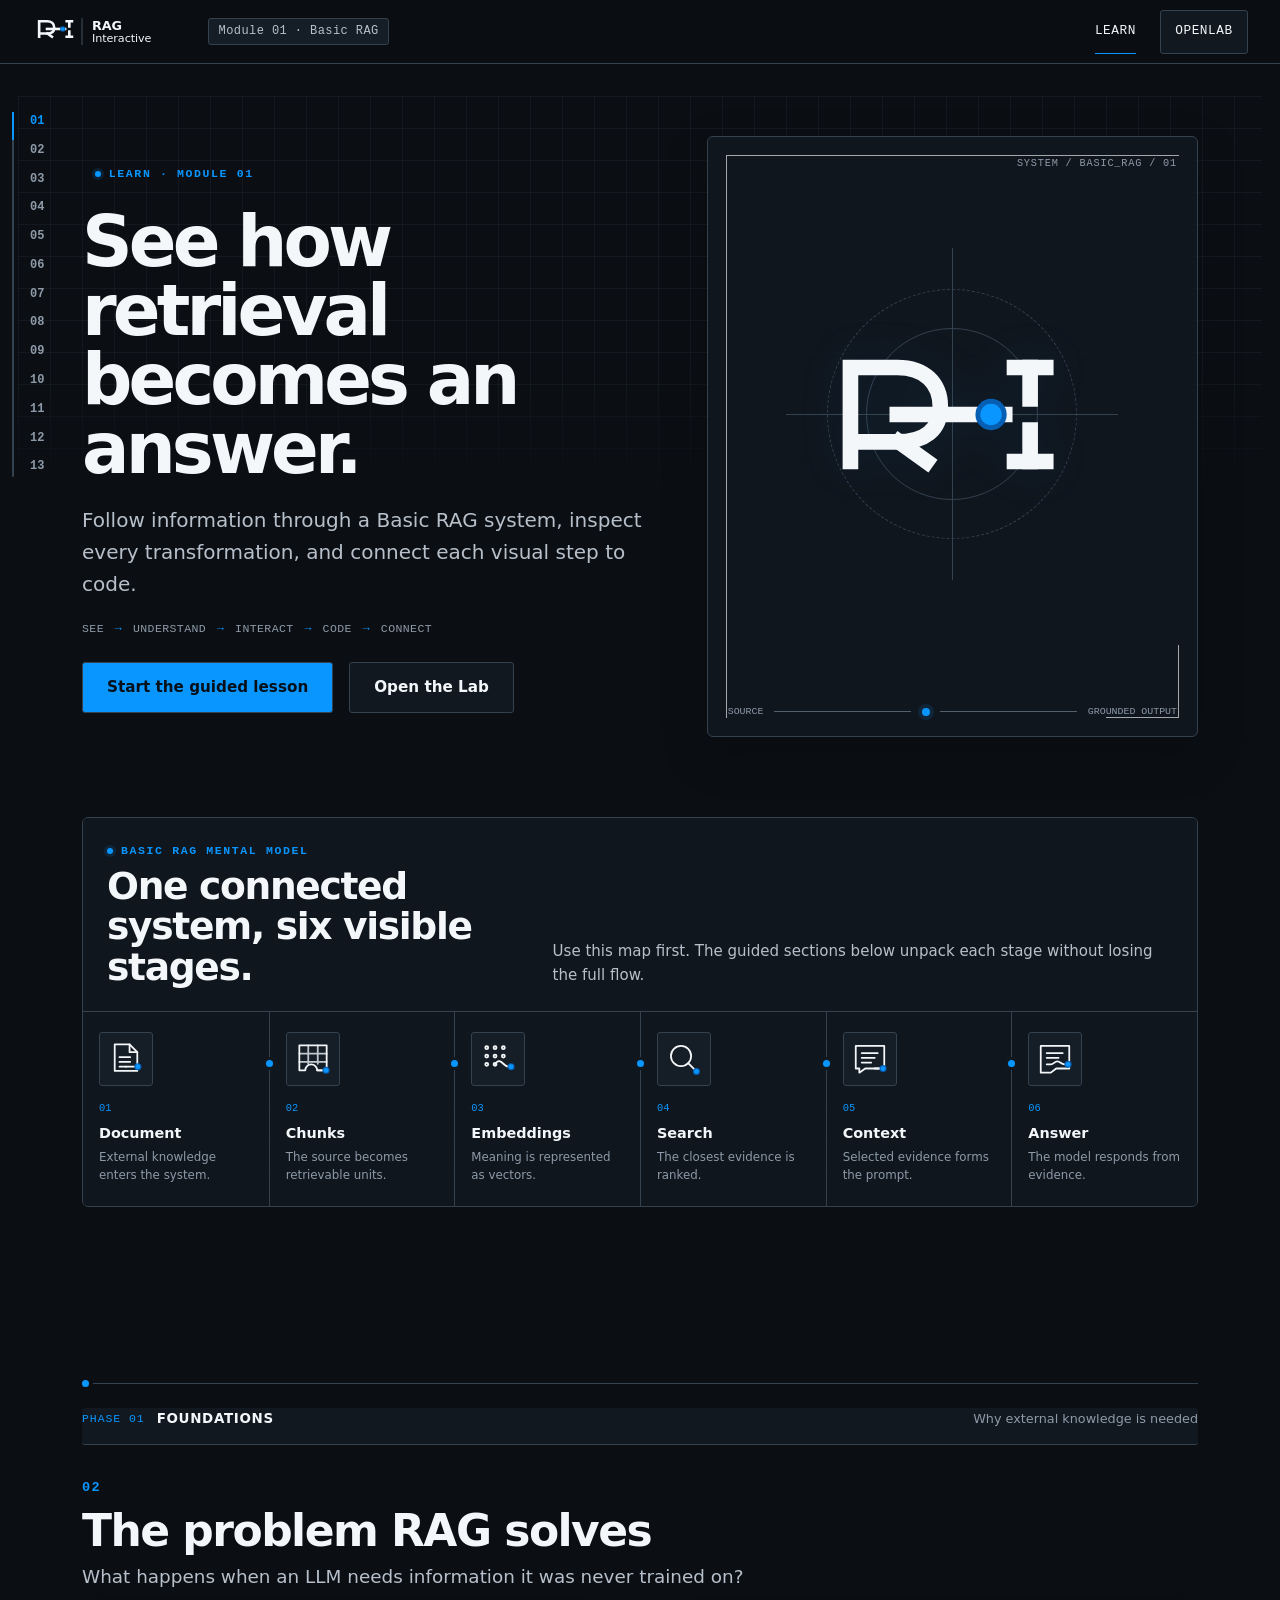
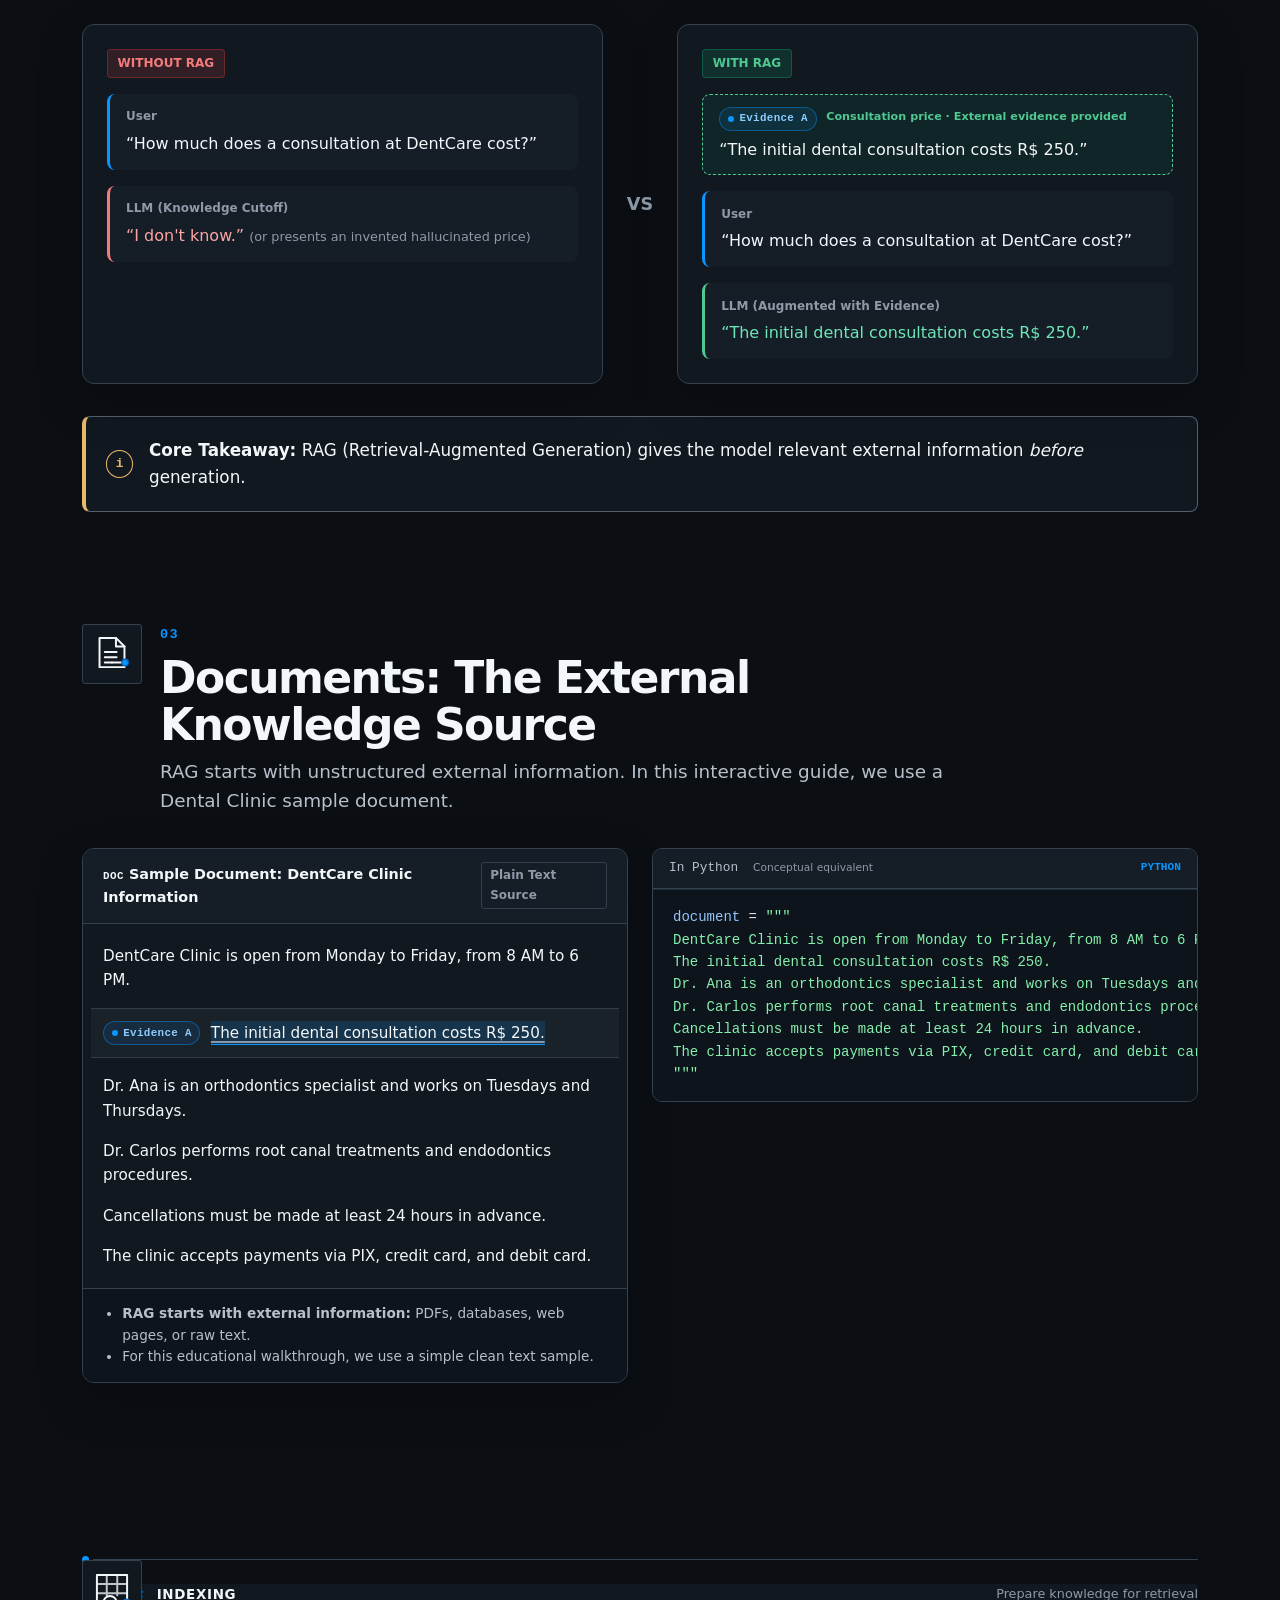
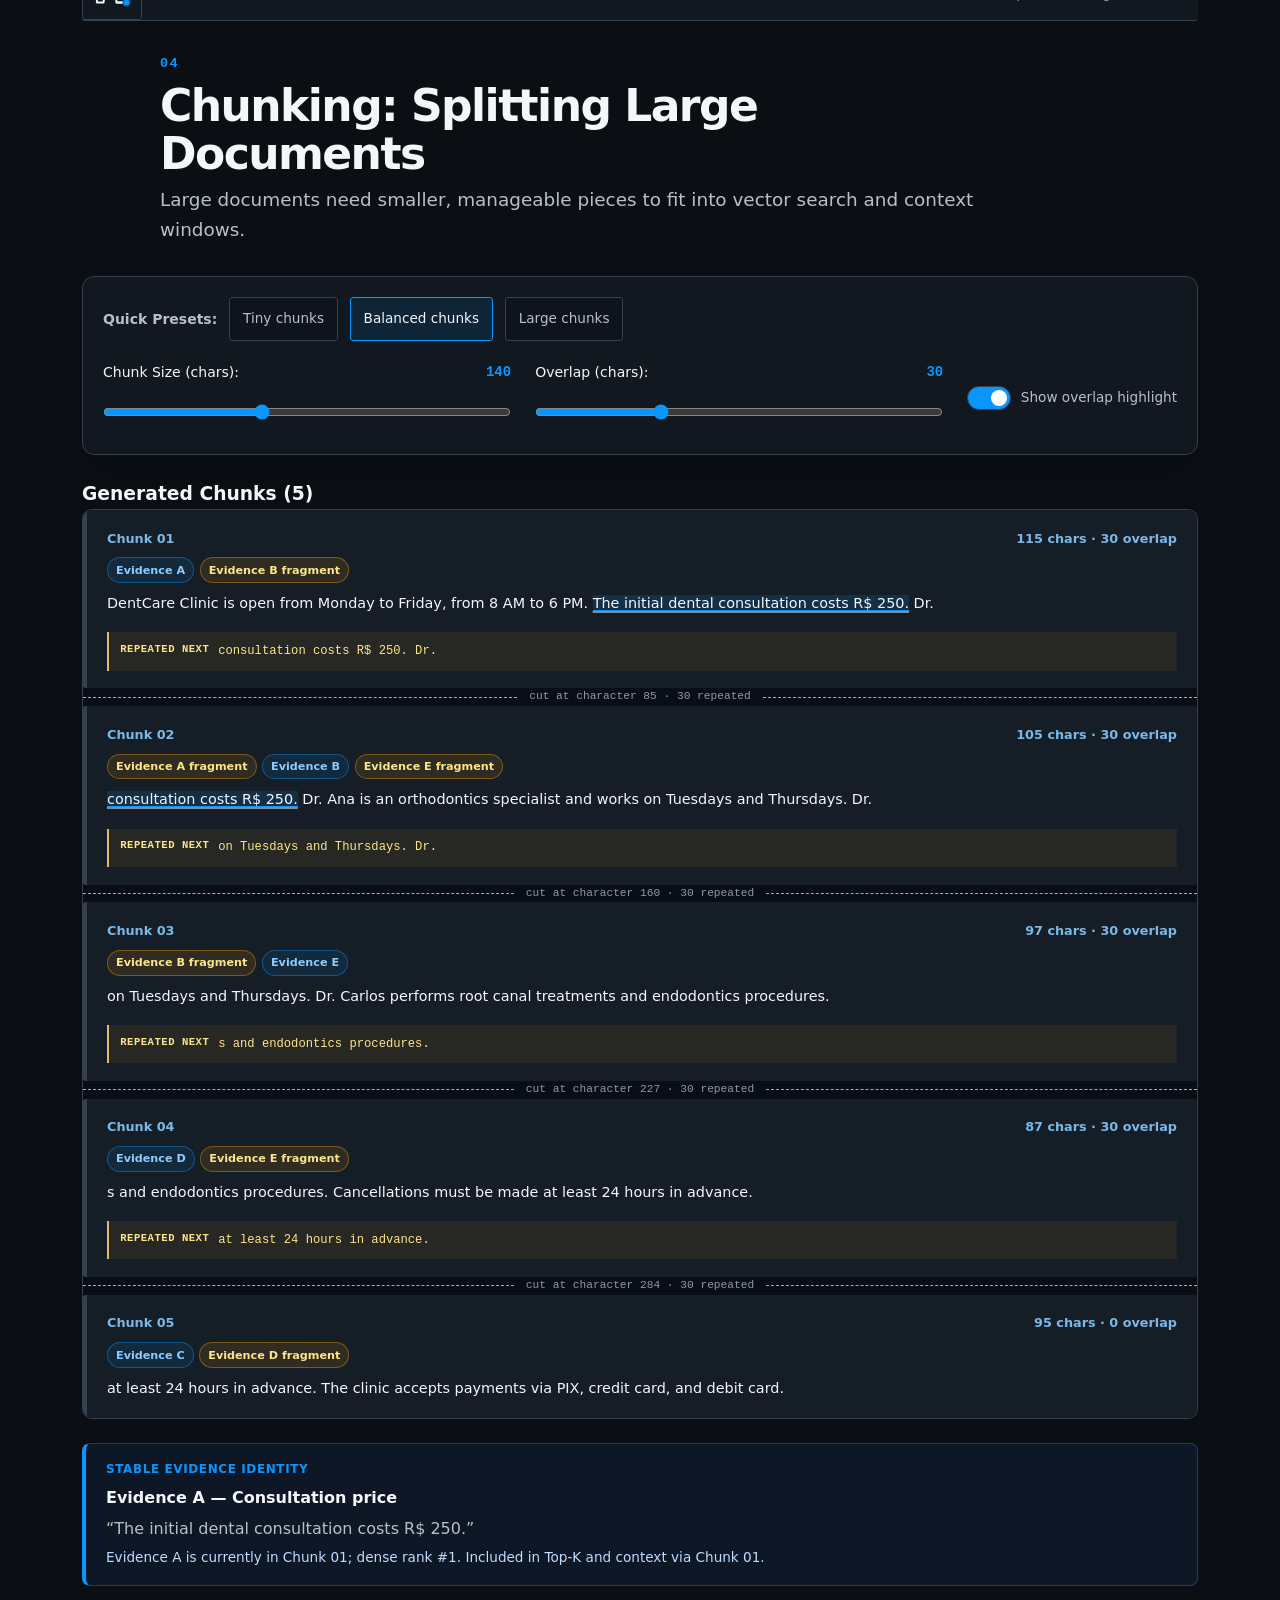
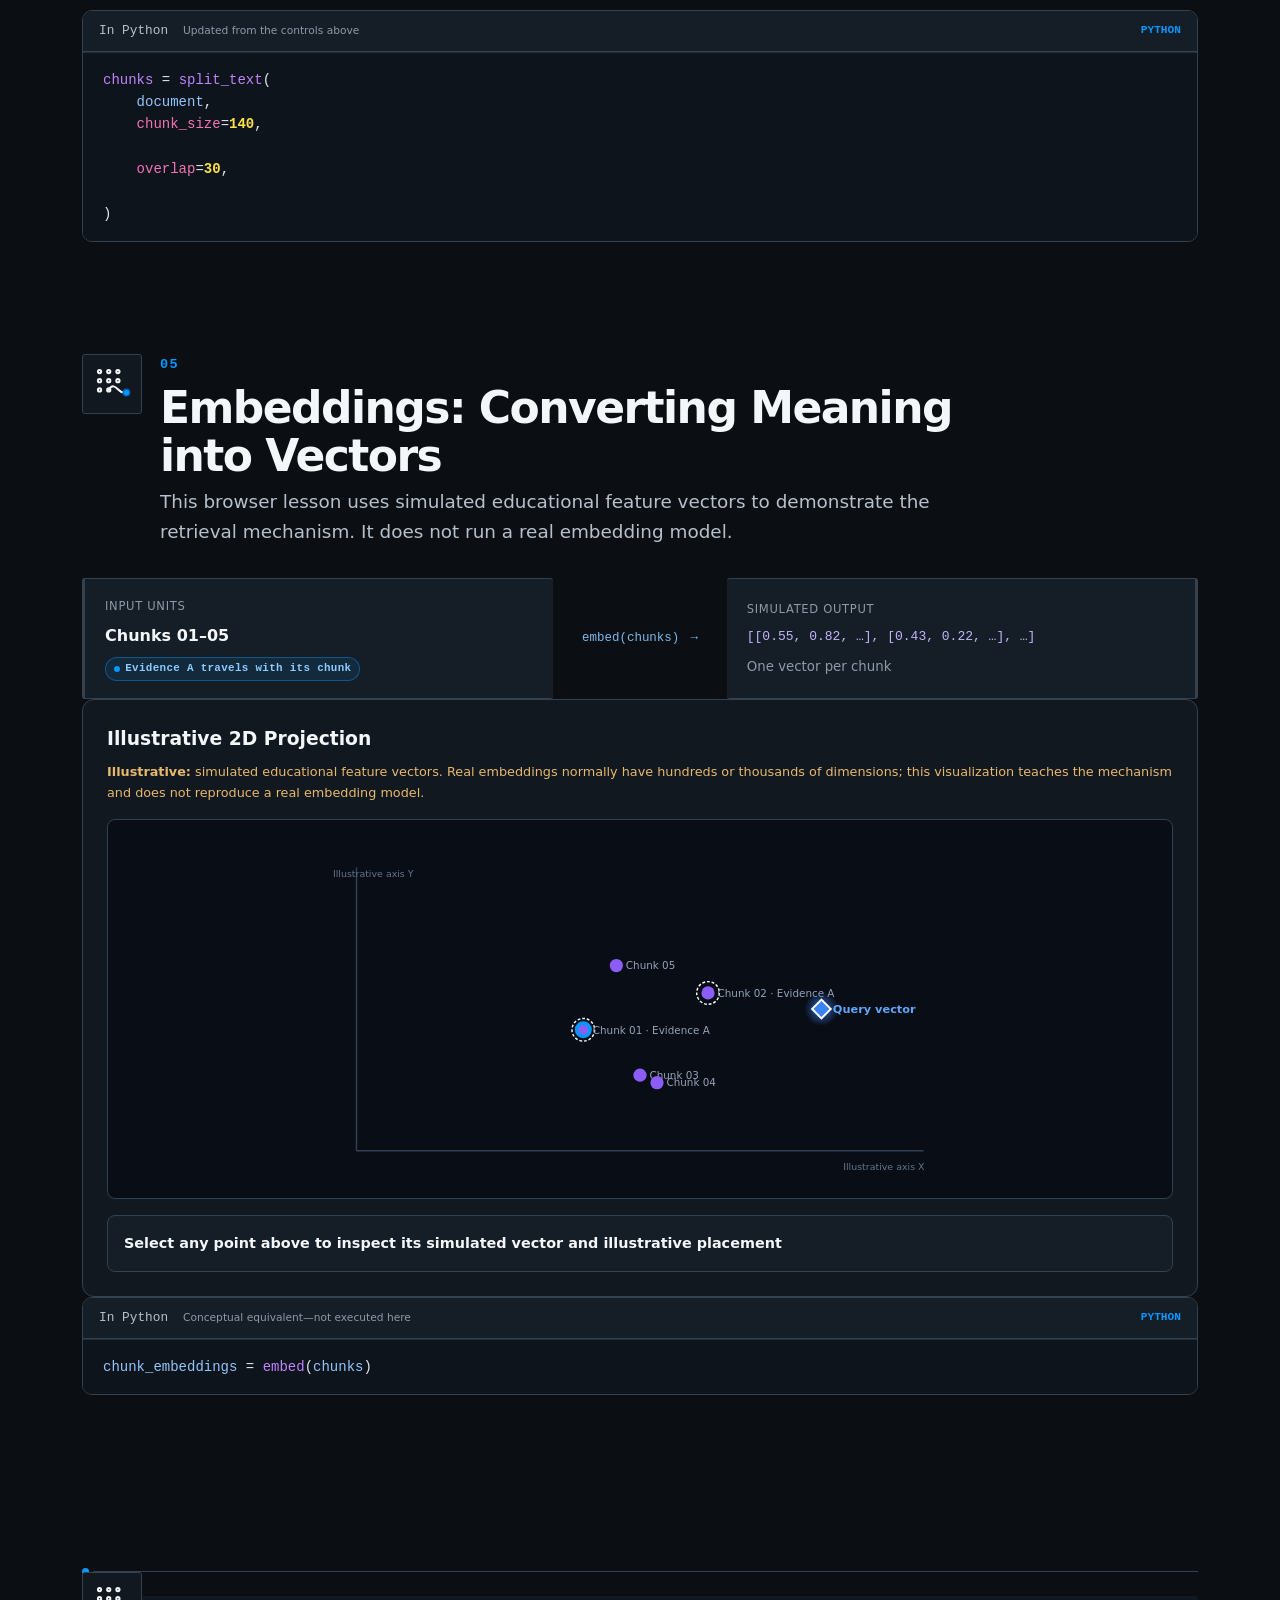
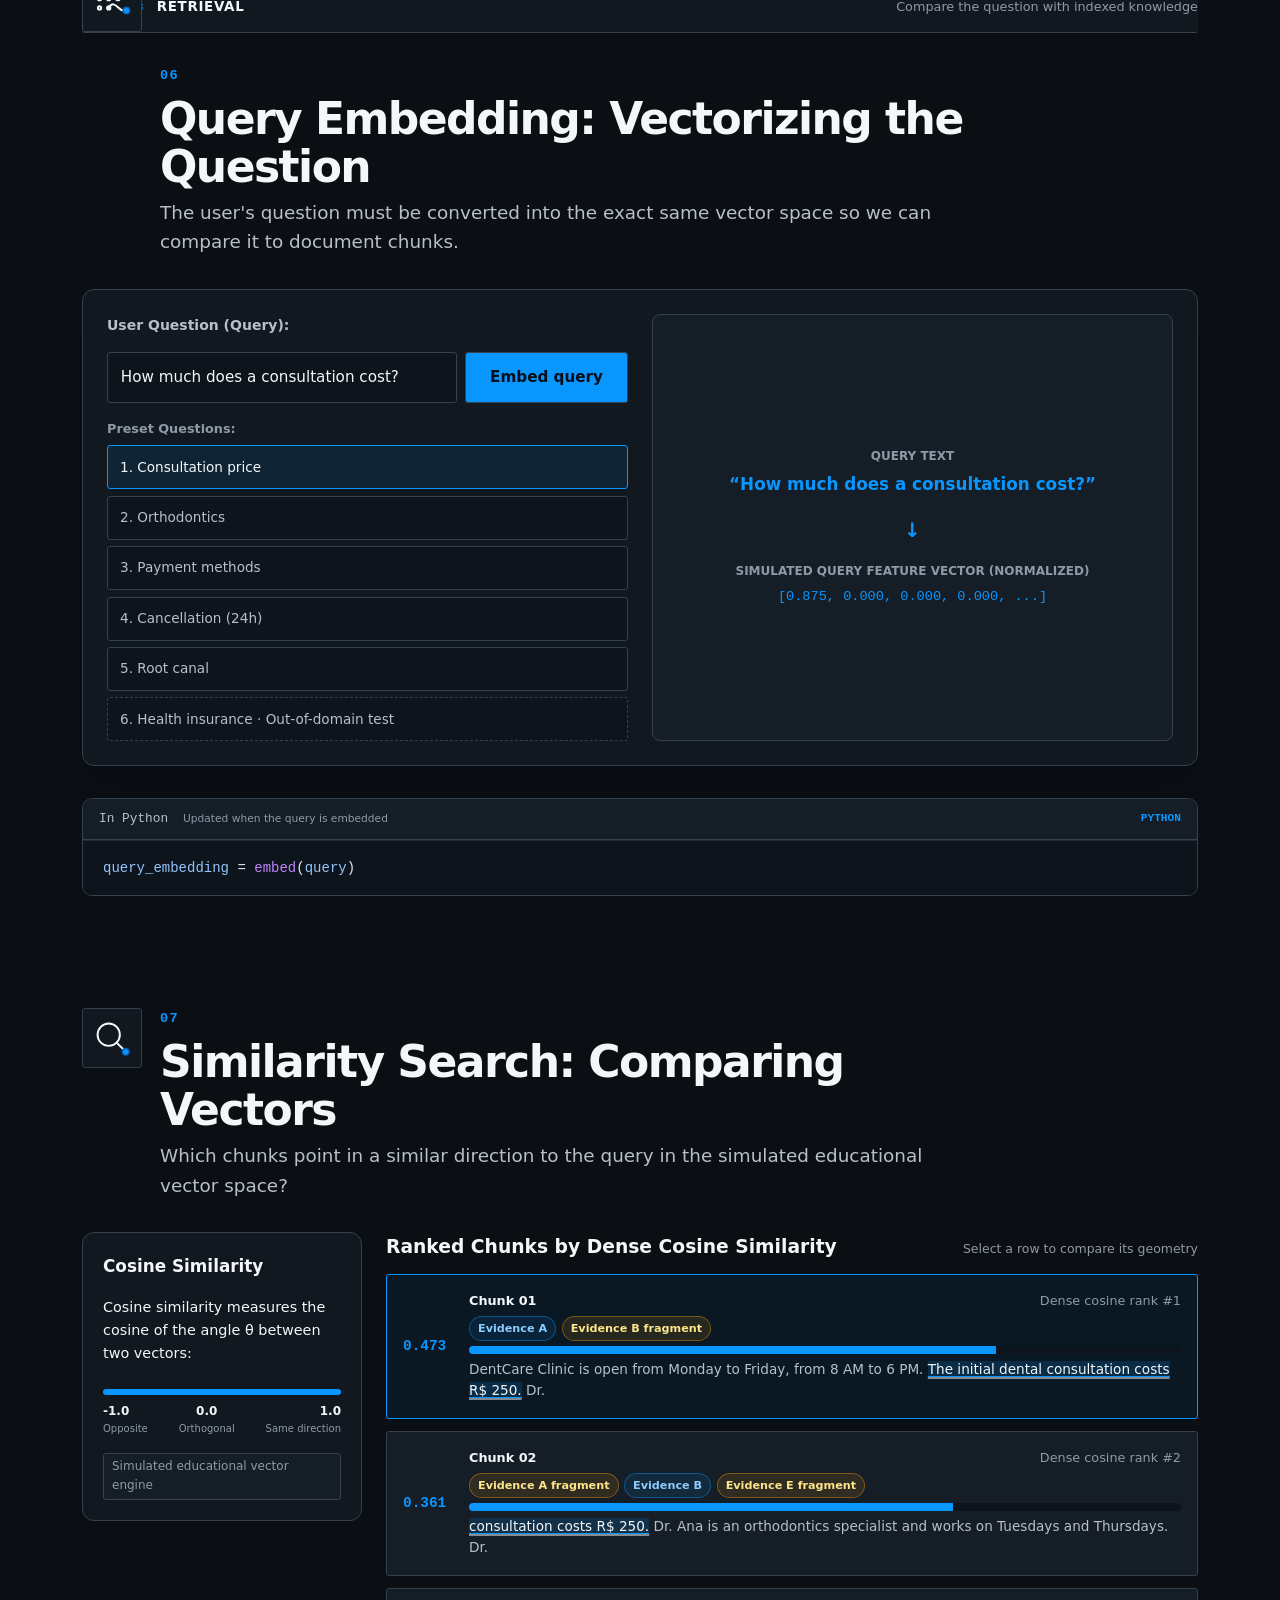
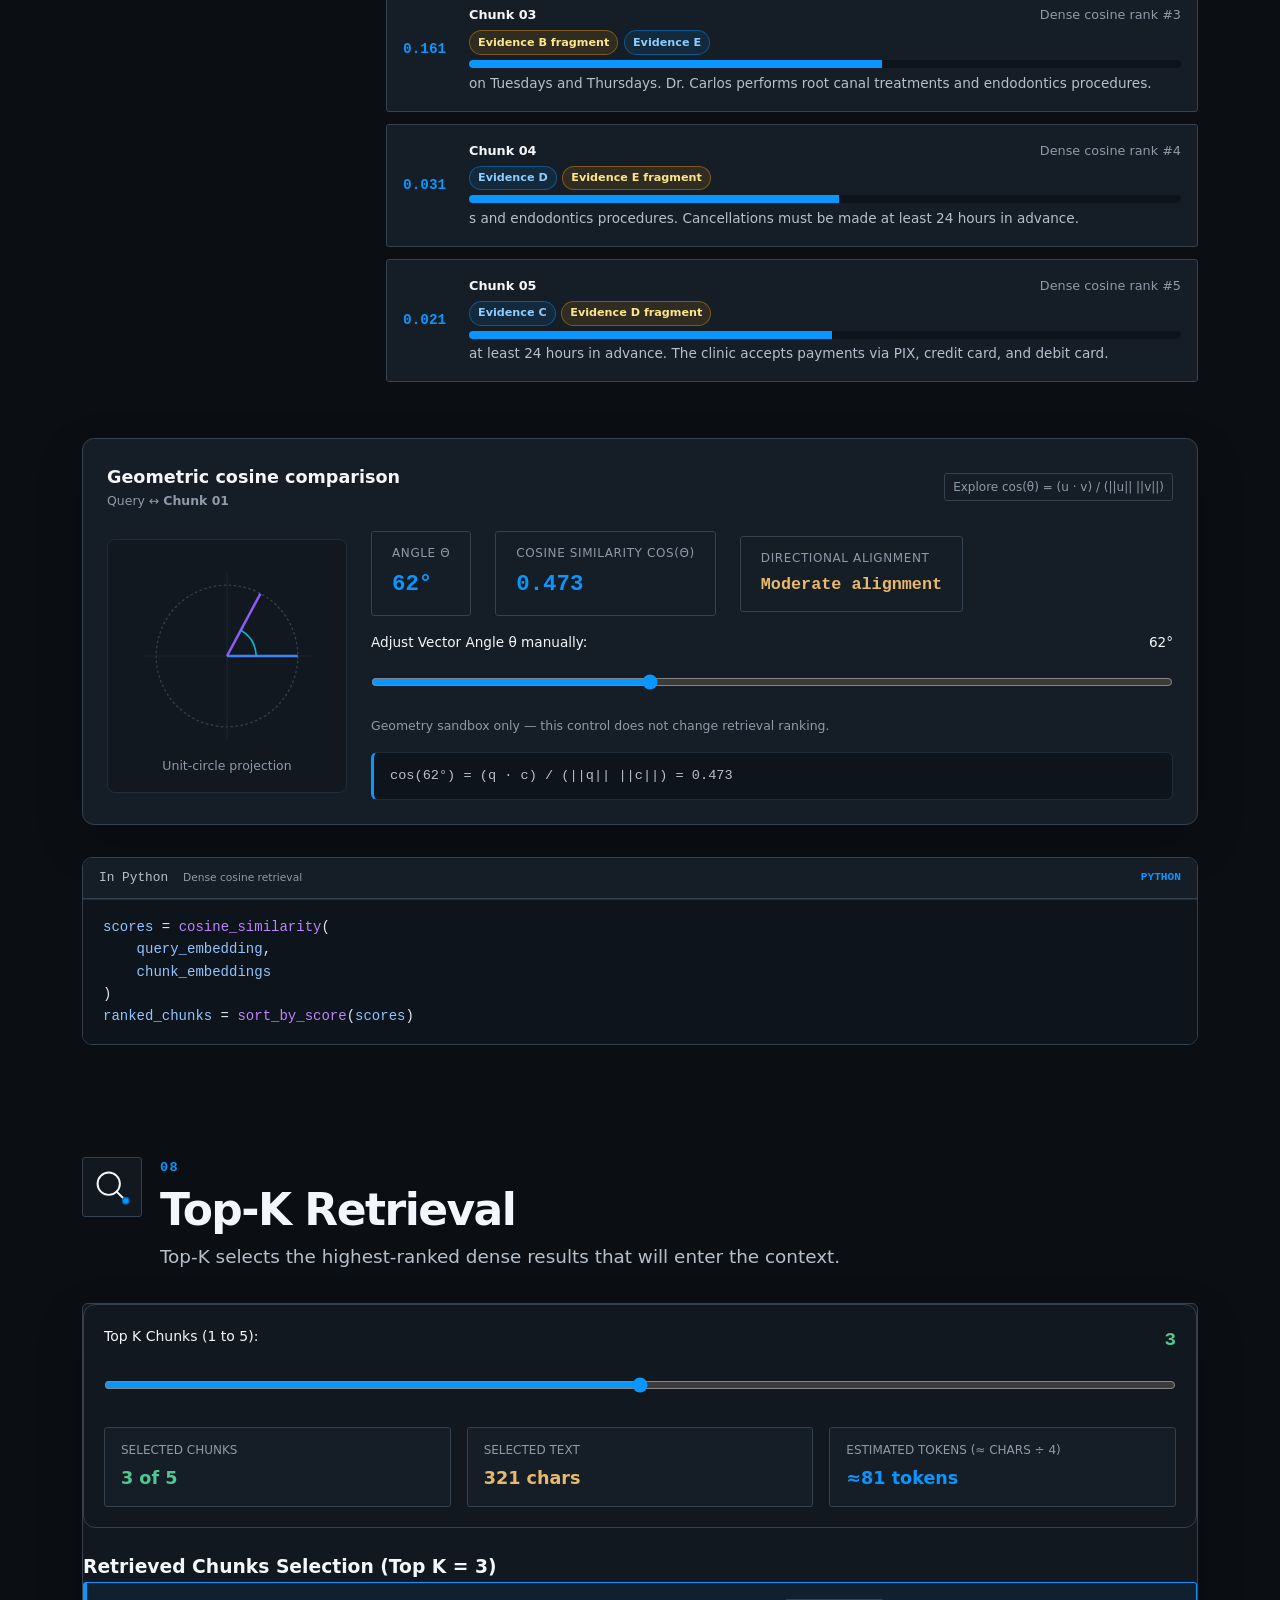
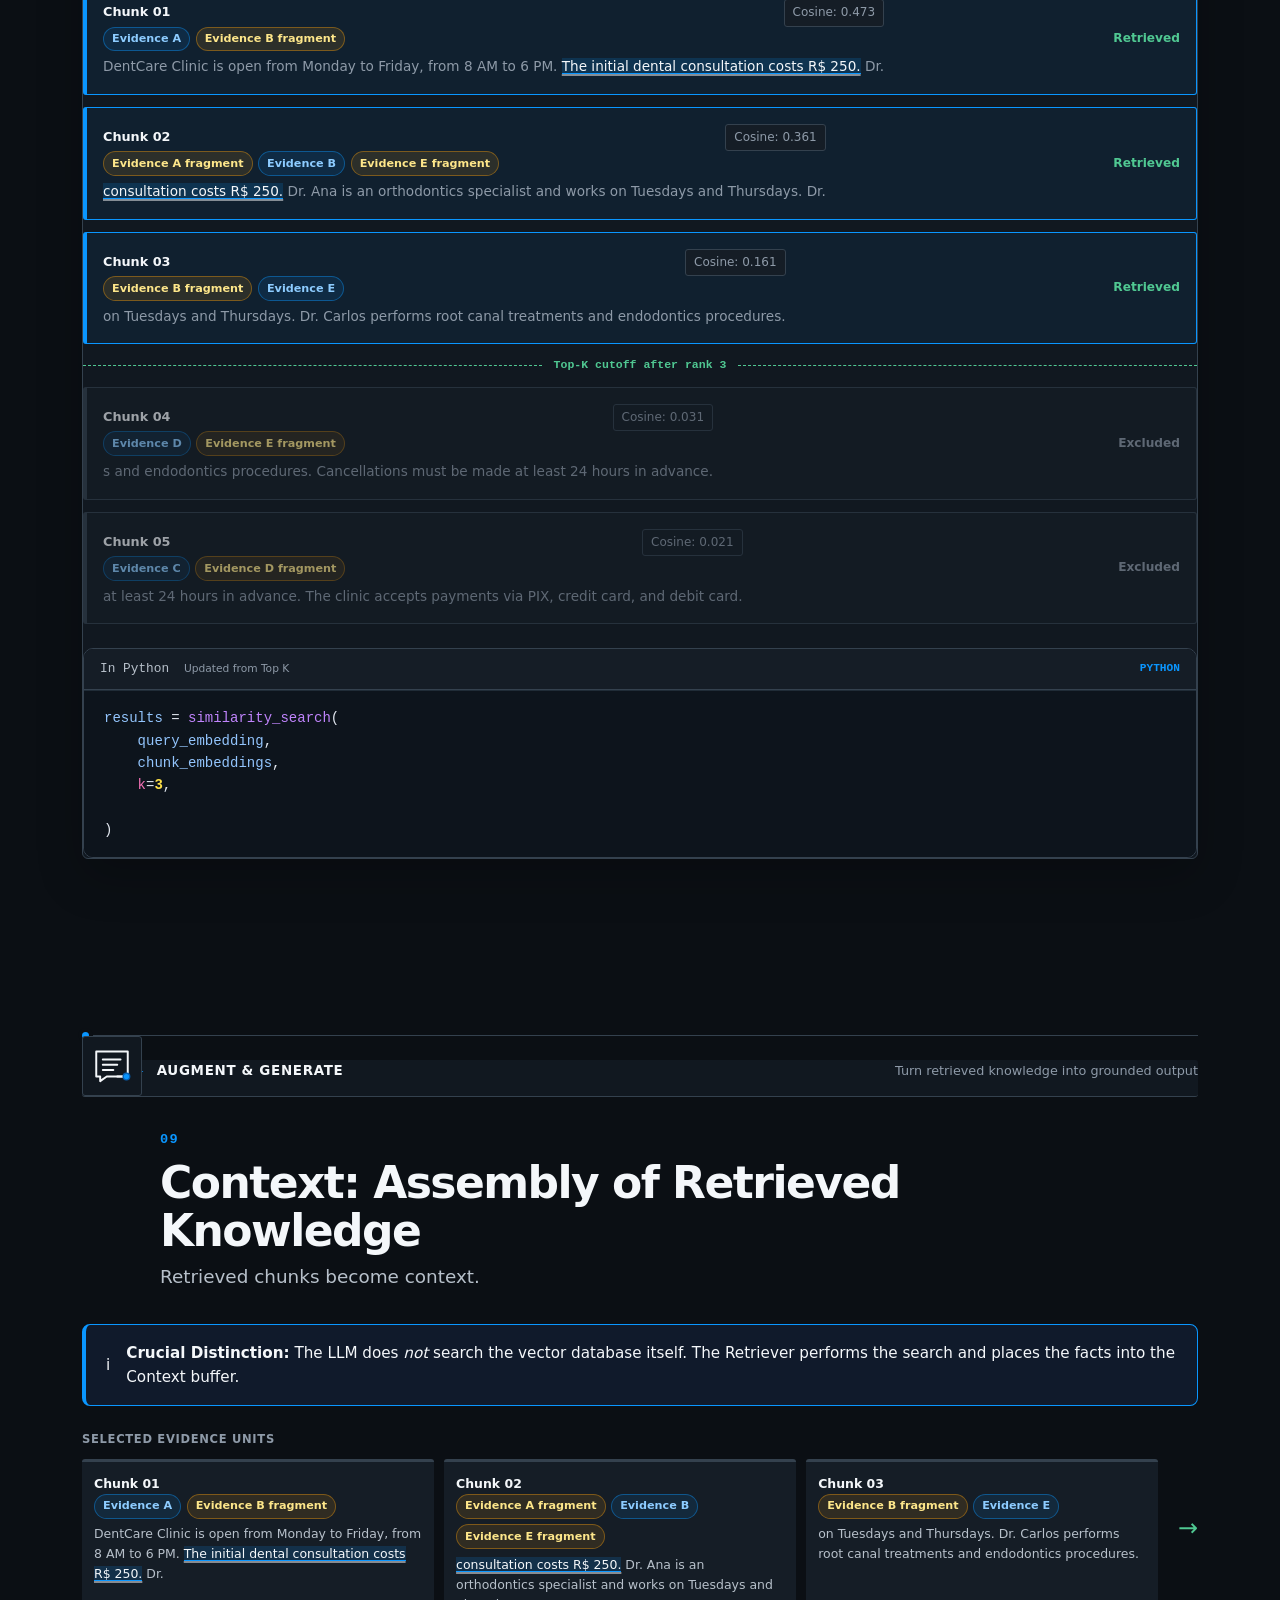
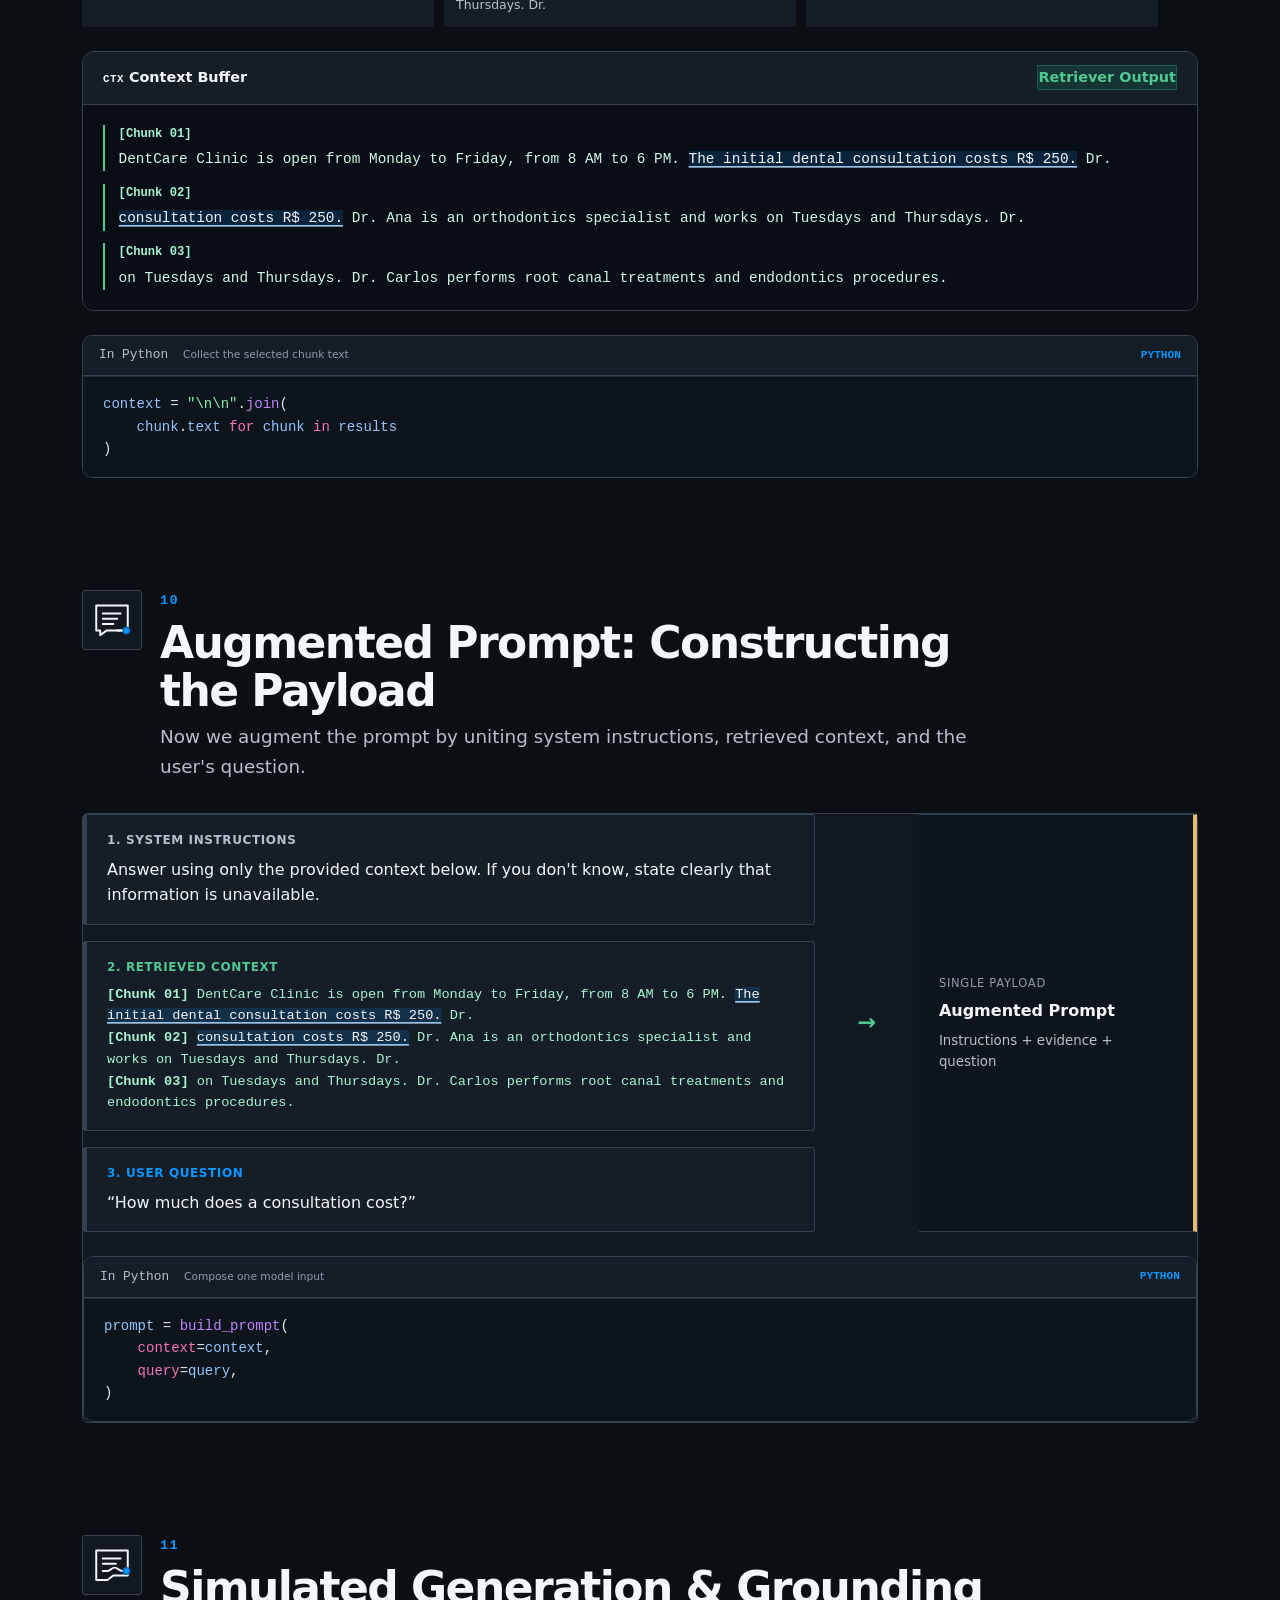
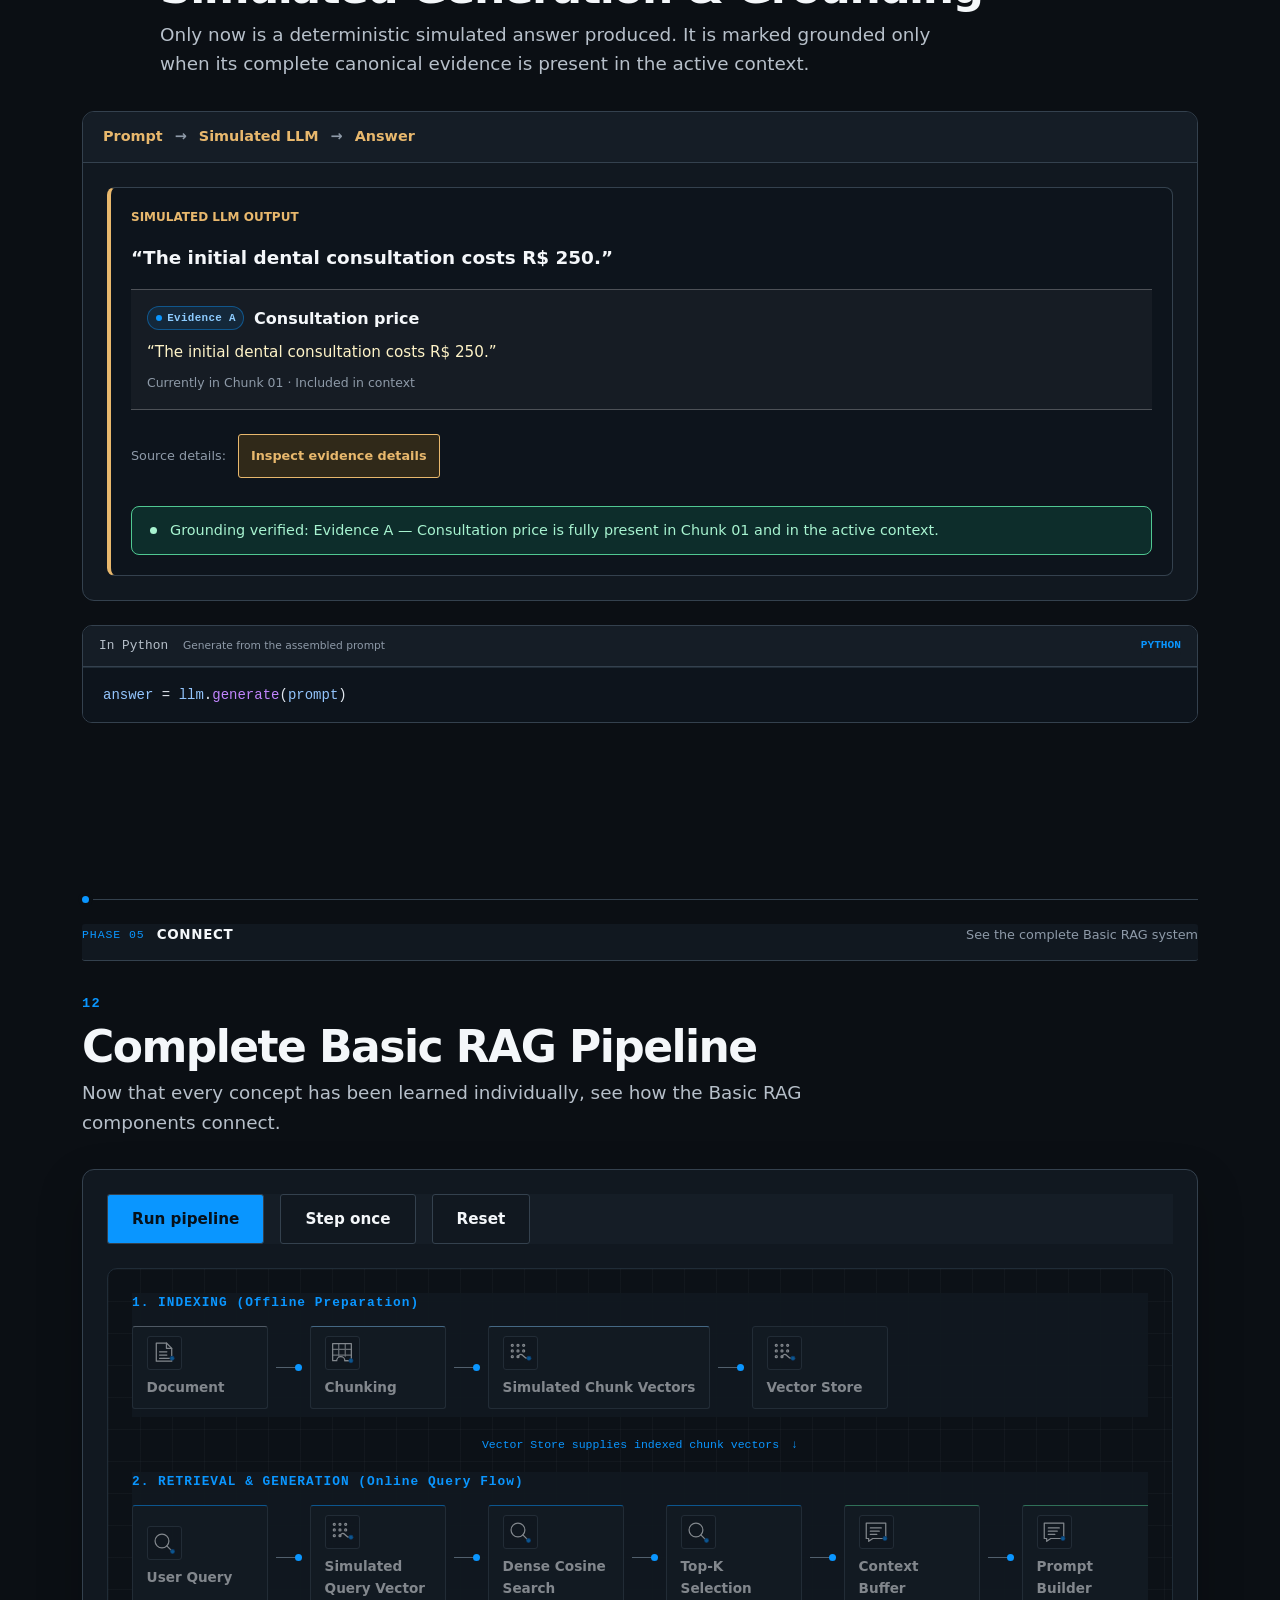
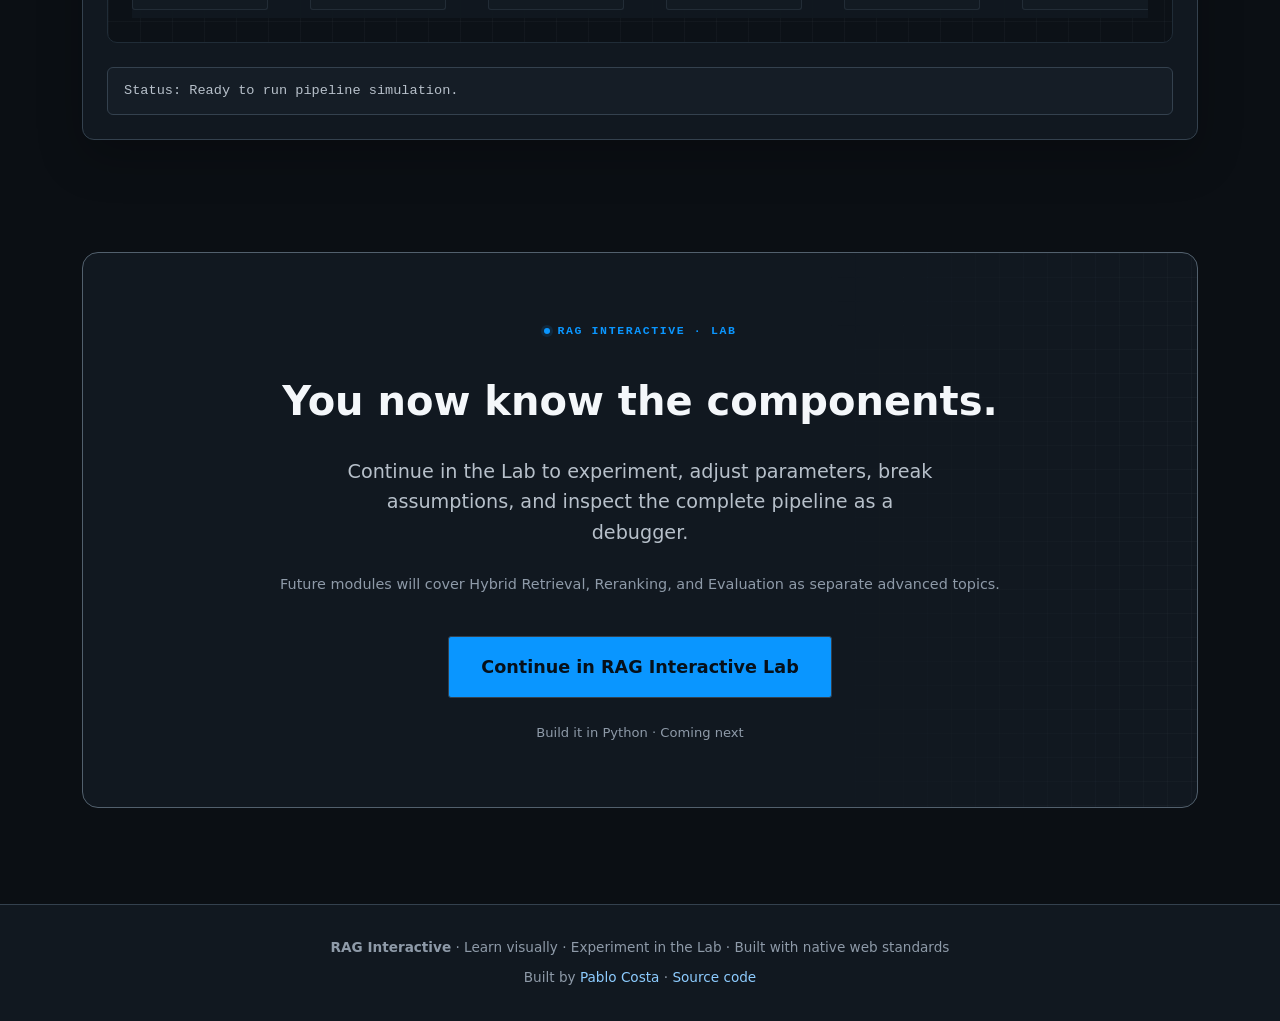
<file: index.html>
<!DOCTYPE html>
<html lang="en">
<head>
  <meta charset="UTF-8">
  <meta name="viewport" content="width=device-width, initial-scale=1.0">
  <title>Learn RAG from the inside out | RAG Interactive</title>
  <meta name="description" content="Learn the Basic RAG pipeline visually—from documents and chunks to retrieval, context, prompts, and grounded answers.">
  <link rel="canonical" href="https://www.rag-interactive.com/">
  <meta name="theme-color" content="#0b0f19">
  <link rel="icon" type="image/svg+xml" href="favicon.svg">
  <meta property="og:type" content="website">
  <meta property="og:site_name" content="RAG Interactive">
  <meta property="og:title" content="Learn RAG from the inside out | RAG Interactive">
  <meta property="og:description" content="Learn the Basic RAG pipeline visually—from documents and chunks to retrieval, context, prompts, and grounded answers.">
  <meta property="og:url" content="https://www.rag-interactive.com/">
  <meta name="twitter:card" content="summary">
  <meta name="twitter:title" content="Learn RAG from the inside out | RAG Interactive">
  <meta name="twitter:description" content="Learn the Basic RAG pipeline visually—from documents and chunks to retrieval, context, prompts, and grounded answers.">
  <link rel="stylesheet" href="styles.css">
</head>
<body>
  <!-- Header / Navigation -->
  <header class="navbar">
    <div class="nav-container">
      <div class="nav-brand">
        <a class="brand-link" href="#hero" aria-label="RAG Interactive Learn home">
          <img class="brand-lockup" src="brand-assets/logo/lockup.svg" alt="RAG Interactive" width="205" height="52">
        </a>
        <span class="module-badge">Module 01 · Basic RAG</span>
      </div>
      <nav class="nav-links" aria-label="Primary navigation">
        <a href="#hero" class="nav-link active" aria-current="page">Learn</a>
        <a href="lab/index.html" class="nav-link nav-lab-btn"><span class="nav-lab-wide">Open </span>Lab</a>
      </nav>
    </div>
    <div class="mobile-progress" aria-label="Learning progress">
      <span class="mobile-progress-label" id="mobile-progress-label">Introduction</span>
      <span class="mobile-progress-track" aria-hidden="true"><span id="mobile-progress-fill"></span></span>
    </div>
  </header>

  <!-- Sticky Sidebar Progress Bar -->
  <aside class="sticky-progress" aria-label="Learning progress">
    <div class="progress-track">
      <div class="progress-fill" id="progress-fill"></div>
    </div>
    <ul class="progress-nav">
      <li><a href="#hero" data-section="hero" class="progress-dot"><span class="dot-num">01</span><span class="dot-label">Hero</span></a></li>
      <li><a href="#problem" data-section="problem" class="progress-dot"><span class="dot-num">02</span><span class="dot-label">The Problem</span></a></li>
      <li><a href="#documents" data-section="documents" class="progress-dot"><span class="dot-num">03</span><span class="dot-label">Documents</span></a></li>
      <li><a href="#chunking" data-section="chunking" class="progress-dot"><span class="dot-num">04</span><span class="dot-label">Chunking</span></a></li>
      <li><a href="#embeddings" data-section="embeddings" class="progress-dot"><span class="dot-num">05</span><span class="dot-label">Embeddings</span></a></li>
      <li><a href="#query-embedding" data-section="query-embedding" class="progress-dot"><span class="dot-num">06</span><span class="dot-label">Query Vector</span></a></li>
      <li><a href="#similarity" data-section="similarity" class="progress-dot"><span class="dot-num">07</span><span class="dot-label">Similarity</span></a></li>
      <li><a href="#top-k" data-section="top-k" class="progress-dot"><span class="dot-num">08</span><span class="dot-label">Top-K</span></a></li>
      <li><a href="#context" data-section="context" class="progress-dot"><span class="dot-num">09</span><span class="dot-label">Context</span></a></li>
      <li><a href="#prompt" data-section="prompt" class="progress-dot"><span class="dot-num">10</span><span class="dot-label">Augmented Prompt</span></a></li>
      <li><a href="#generation" data-section="generation" class="progress-dot"><span class="dot-num">11</span><span class="dot-label">Generation</span></a></li>
      <li><a href="#pipeline" data-section="pipeline" class="progress-dot"><span class="dot-num">12</span><span class="dot-label">Full Pipeline</span></a></li>
      <li><a href="#transition" data-section="transition" class="progress-dot"><span class="dot-num">13</span><span class="dot-label">Transition</span></a></li>
    </ul>
  </aside>

  <!-- Main Content Flow -->
  <main class="content-wrapper">

    <!-- 1. HERO -->
    <section id="hero" class="section hero-section">
      <div class="hero-content">
        <div class="hero-copy">
          <span class="section-tag">Learn · Module 01</span>
          <h1 class="hero-title">See how retrieval becomes an answer.</h1>
          <p class="hero-subtitle">Follow information through a Basic RAG system, inspect every transformation, and connect each visual step to code.</p>
          <p class="hero-principle">See <span>→</span> Understand <span>→</span> Interact <span>→</span> Code <span>→</span> Connect</p>

          <div class="hero-actions">
            <a href="#problem" class="btn btn-primary">Start the guided lesson</a>
            <a href="lab/index.html" class="btn btn-secondary">Open the Lab</a>
          </div>
        </div>

        <div class="hero-blueprint" aria-hidden="true">
          <div class="blueprint-coordinates">SYSTEM / BASIC_RAG / 01</div>
          <div class="hero-mark-wrap">
            <span class="construction-ring ring-outer"></span>
            <span class="construction-ring ring-inner"></span>
            <img src="brand-assets/logo/mark.svg" alt="" width="256" height="144">
          </div>
          <div class="blueprint-route">
            <span>source</span><i></i><b></b><i></i><span>grounded output</span>
          </div>
        </div>
      </div>

      <div class="pipeline-overview" aria-labelledby="pipeline-overview-title">
        <div class="overview-heading">
          <span class="technical-eyebrow">Basic RAG mental model</span>
          <h2 id="pipeline-overview-title">One connected system, six visible stages.</h2>
          <p>Use this map first. The guided sections below unpack each stage without losing the full flow.</p>
        </div>
        <ol class="overview-stages">
          <li class="overview-stage">
            <span class="pipeline-icon-tile"><img src="brand-assets/icons/document.svg" alt="" width="48" height="48"></span>
            <span class="overview-stage-index">01</span><strong>Document</strong><small>External knowledge enters the system.</small>
          </li>
          <li class="overview-stage">
            <span class="pipeline-icon-tile"><img src="brand-assets/icons/chunks.svg" alt="" width="48" height="48"></span>
            <span class="overview-stage-index">02</span><strong>Chunks</strong><small>The source becomes retrievable units.</small>
          </li>
          <li class="overview-stage">
            <span class="pipeline-icon-tile"><img src="brand-assets/icons/embeddings.svg" alt="" width="48" height="48"></span>
            <span class="overview-stage-index">03</span><strong>Embeddings</strong><small>Meaning is represented as vectors.</small>
          </li>
          <li class="overview-stage">
            <span class="pipeline-icon-tile"><img src="brand-assets/icons/search.svg" alt="" width="48" height="48"></span>
            <span class="overview-stage-index">04</span><strong>Search</strong><small>The closest evidence is ranked.</small>
          </li>
          <li class="overview-stage">
            <span class="pipeline-icon-tile"><img src="brand-assets/icons/context.svg" alt="" width="48" height="48"></span>
            <span class="overview-stage-index">05</span><strong>Context</strong><small>Selected evidence forms the prompt.</small>
          </li>
          <li class="overview-stage">
            <span class="pipeline-icon-tile"><img src="brand-assets/icons/answer.svg" alt="" width="48" height="48"></span>
            <span class="overview-stage-index">06</span><strong>Answer</strong><small>The model responds from evidence.</small>
          </li>
        </ol>
      </div>
    </section>

    <!-- 2. THE PROBLEM RAG SOLVES -->
    <section id="problem" class="section phase-start">
      <div class="phase-eyebrow"><span>Phase 01</span><strong>Foundations</strong><small>Why external knowledge is needed</small></div>
      <div class="section-header">
        <span class="step-number">02</span>
        <h2>The problem RAG solves</h2>
        <p class="section-intro">What happens when an LLM needs information it was never trained on?</p>
      </div>

      <div class="interactive-comparison">
        <div class="comparison-card without-rag">
          <div class="card-badge badge-red">Without RAG</div>
          <div class="chat-bubble user-bubble">
            <span class="bubble-role">User</span>
            <p>“How much does a consultation at DentCare cost?”</p>
          </div>
          <div class="chat-bubble ai-bubble error-state">
            <span class="bubble-role">LLM (Knowledge Cutoff)</span>
            <p>“I don't know.” <span class="subtext">(or presents an invented hallucinated price)</span></p>
          </div>
        </div>

        <div class="comparison-divider">VS</div>

        <div class="comparison-card with-rag">
          <div class="card-badge badge-green">With RAG</div>
          <div class="evidence-box">
            <span class="evidence-identity">Evidence A</span>
            <span class="evidence-tag">Consultation price · External evidence provided</span>
            <p>“The initial dental consultation costs R$ 250.”</p>
          </div>
          <div class="chat-bubble user-bubble">
            <span class="bubble-role">User</span>
            <p>“How much does a consultation at DentCare cost?”</p>
          </div>
          <div class="chat-bubble ai-bubble success-state">
            <span class="bubble-role">LLM (Augmented with Evidence)</span>
            <p>“The initial dental consultation costs R$ 250.”</p>
          </div>
        </div>
      </div>

      <div class="takeaway-banner">
        <span class="takeaway-icon" aria-hidden="true">i</span>
        <p><strong>Core Takeaway:</strong> RAG (Retrieval-Augmented Generation) gives the model relevant external information <em>before</em> generation.</p>
      </div>
    </section>

    <!-- 3. DOCUMENTS -->
    <section id="documents" class="section">
      <div class="section-header">
        <span class="step-number">03</span>
        <h2>Documents: The External Knowledge Source</h2>
        <p class="section-intro">RAG starts with unstructured external information. In this interactive guide, we use a Dental Clinic sample document.</p>
      </div>

      <div class="documents-layout">
        <div class="doc-viewer-card">
          <div class="card-header">
            <span class="card-title"><span class="header-symbol" aria-hidden="true">DOC</span> Sample Document: DentCare Clinic Information</span>
            <span class="badge-neutral">Plain Text Source</span>
          </div>
          <div class="doc-body" id="raw-doc-text">
            <p>DentCare Clinic is open from Monday to Friday, from 8 AM to 6 PM.</p>
            <p class="document-evidence"><span class="evidence-identity">Evidence A</span><mark>The initial dental consultation costs R$ 250.</mark></p>
            <p>Dr. Ana is an orthodontics specialist and works on Tuesdays and Thursdays.</p>
            <p>Dr. Carlos performs root canal treatments and endodontics procedures.</p>
            <p>Cancellations must be made at least 24 hours in advance.</p>
            <p>The clinic accepts payments via PIX, credit card, and debit card.</p>
          </div>
          <div class="doc-footer-notes">
            <ul>
              <li><strong>RAG starts with external information:</strong> PDFs, databases, web pages, or raw text.</li>
              <li>For this educational walkthrough, we use a simple clean text sample.</li>
            </ul>
          </div>
        </div>

        <div class="code-column">
          <div class="code-card">
            <div class="code-header">
              <span>In Python <small>Conceptual equivalent</small></span>
              <span class="code-lang">python</span>
            </div>
            <pre class="code-content"><code><span class="code-var">document</span> = <span class="code-str">"""
DentCare Clinic is open from Monday to Friday, from 8 AM to 6 PM.
The initial dental consultation costs R$ 250.
Dr. Ana is an orthodontics specialist and works on Tuesdays and Thursdays.
Dr. Carlos performs root canal treatments and endodontics procedures.
Cancellations must be made at least 24 hours in advance.
The clinic accepts payments via PIX, credit card, and debit card.
"""</span></code></pre>
          </div>
        </div>
      </div>
    </section>

    <!-- 4. CHUNKING -->
    <section id="chunking" class="section phase-start">
      <div class="phase-eyebrow"><span>Phase 02</span><strong>Indexing</strong><small>Prepare knowledge for retrieval</small></div>
      <div class="section-header">
        <span class="step-number">04</span>
        <h2>Chunking: Splitting Large Documents</h2>
        <p class="section-intro">Large documents need smaller, manageable pieces to fit into vector search and context windows.</p>
      </div>

      <div class="interactive-playground">
        <div class="controls-panel">
          <div class="presets-row">
            <span class="control-label">Quick Presets:</span>
            <button class="preset-btn" id="preset-tiny" aria-pressed="false">Tiny chunks</button>
            <button class="preset-btn active" id="preset-balanced" aria-pressed="true">Balanced chunks</button>
            <button class="preset-btn" id="preset-large" aria-pressed="false">Large chunks</button>
          </div>

          <div class="sliders-grid">
            <div class="slider-group">
              <div class="slider-header">
                <label for="slider-chunk-size">Chunk Size (chars):</label>
                <span class="slider-val" id="val-chunk-size">140</span>
              </div>
              <input type="range" id="slider-chunk-size" min="40" max="300" step="10" value="140">
            </div>

            <div class="slider-group">
              <div class="slider-header">
                <label for="slider-overlap">Overlap (chars):</label>
                <span class="slider-val" id="val-overlap">30</span>
              </div>
              <input type="range" id="slider-overlap" min="0" max="100" step="5" value="30">
            </div>

            <div class="toggle-group">
              <label class="toggle-switch">
                <input type="checkbox" id="toggle-overlap" checked>
                <span class="toggle-slider"></span>
              </label>
              <label class="toggle-label" for="toggle-overlap">Show overlap highlight</label>
            </div>
          </div>

          <div id="chunk-warning-box" class="warning-banner hidden" role="status" aria-live="polite"></div>
        </div>

        <div class="visual-output-area">
          <h3>Generated Chunks (<span id="chunk-count-badge">0</span>)</h3>
          <div class="chunks-container" id="chunks-visual-list" aria-live="polite" aria-label="Generated chunks"></div>
        </div>

        <div class="evidence-registry-card">
          <span class="evidence-registry-label">Stable evidence identity</span>
          <strong>Evidence A — Consultation price</strong>
          <p>“The initial dental consultation costs R$ 250.”</p>
          <span class="evidence-registry-status" id="evidence-a-status" aria-live="polite">Resolving current chunk and retrieval status…</span>
        </div>

        <div class="code-card">
          <div class="code-header">
            <span>In Python <small>Updated from the controls above</small></span>
            <span class="code-lang">python</span>
          </div>
          <pre class="code-content"><code><span class="code-func">chunks</span> = <span class="code-func">split_text</span>(
    <span class="code-var">document</span>,
<span class="code-line" id="py-chunk-size-line">    <span class="code-kw">chunk_size</span>=<span class="code-num" id="py-chunk-size">140</span>,</span>
<span class="code-line" id="py-overlap-line">    <span class="code-kw">overlap</span>=<span class="code-num" id="py-overlap">30</span>,</span>
)</code></pre>
        </div>
      </div>
    </section>

    <!-- 5. EMBEDDINGS -->
    <section id="embeddings" class="section">
      <div class="section-header">
        <span class="step-number">05</span>
        <h2>Embeddings: Converting Meaning into Vectors</h2>
        <p class="section-intro">This browser lesson uses simulated educational feature vectors to demonstrate the retrieval mechanism. It does not run a real embedding model.</p>
      </div>

      <div class="embeddings-interactive">
        <div class="concept-transformation" aria-label="Chunks transformed into simulated vectors">
          <div class="transform-source">
            <span class="transform-kicker">Input units</span>
            <strong>Chunks 01–<span id="embedding-chunk-count">04</span></strong>
            <span class="evidence-identity">Evidence A travels with its chunk</span>
          </div>
          <div class="transform-operation" aria-hidden="true"><span>embed(chunks)</span><b>→</b></div>
          <div class="transform-result">
            <span class="transform-kicker">Simulated output</span>
            <code id="embedding-vector-preview">[[0.82, …], [0.34, …], …]</code>
            <small>One vector per chunk</small>
          </div>
        </div>

        <div class="vector-space-wrapper">
          <div class="vector-space-header">
            <h3>Illustrative 2D Projection</h3>
            <span class="teaching-note"><strong>Illustrative:</strong> simulated educational feature vectors. Real embeddings normally have hundreds or thousands of dimensions; this visualization teaches the mechanism and does not reproduce a real embedding model.</span>
          </div>

          <p class="scroll-hint vector-scroll-hint">Scroll horizontally to inspect the full projection →</p>
          <div class="vector-space-canvas-container">
            <svg id="vector-space-svg" viewBox="0 0 700 400" preserveAspectRatio="xMidYMid meet" aria-label="Illustrative embedding projection. Document chunks are circles and the query is a diamond."></svg>
            <div id="vector-space-tooltip" class="tooltip hidden"></div>
          </div>

          <div id="embedding-inspector" class="inspector-card">
            <h4>Select any point above to inspect its simulated vector and illustrative placement</h4>
          </div>
        </div>

        <div class="code-card">
          <div class="code-header">
            <span>In Python <small>Conceptual equivalent—not executed here</small></span>
            <span class="code-lang">python</span>
          </div>
          <pre class="code-content"><code><span class="code-var">chunk_embeddings</span> = <span class="code-func">embed</span>(<span class="code-var">chunks</span>)</code></pre>
        </div>
      </div>
    </section>

    <!-- 6. QUERY EMBEDDING -->
    <section id="query-embedding" class="section phase-start">
      <div class="phase-eyebrow"><span>Phase 03</span><strong>Retrieval</strong><small>Compare the question with indexed knowledge</small></div>
      <div class="section-header">
        <span class="step-number">06</span>
        <h2>Query Embedding: Vectorizing the Question</h2>
        <p class="section-intro">The user's question must be converted into the exact same vector space so we can compare it to document chunks.</p>
      </div>

      <div class="query-vectorizer-box">
        <div class="query-input-panel">
          <label for="user-query-input" class="control-label">User Question (Query):</label>
          <div class="input-with-button">
            <input type="text" id="user-query-input" value="How much does a consultation cost?" placeholder="Type or choose a question...">
            <button id="btn-vectorize-query" class="btn btn-blue">Embed query</button>
          </div>

          <div class="query-presets">
            <span class="presets-label">Preset Questions:</span>
            <button class="q-preset-btn active" data-q="How much does a consultation cost?" aria-pressed="true">1. Consultation price</button>
            <button class="q-preset-btn" data-q="Who handles orthodontics?" aria-pressed="false">2. Orthodontics</button>
            <button class="q-preset-btn" data-q="What payment methods are accepted?" aria-pressed="false">3. Payment methods</button>
            <button class="q-preset-btn" data-q="When can I cancel?" aria-pressed="false">4. Cancellation (24h)</button>
            <button class="q-preset-btn" data-q="Who performs root canal treatment?" aria-pressed="false">5. Root canal</button>
            <button class="q-preset-btn q-preset-out-of-domain" data-q="Does the clinic accept Unimed insurance?" aria-pressed="false">6. Health insurance · Out-of-domain test</button>
          </div>
        </div>

        <div class="query-transform-flow">
          <div class="query-box">
            <span class="q-label">Query Text</span>
            <span class="q-text" id="display-query-text">“How much does a consultation cost?”</span>
          </div>
          <div class="arrow-down">↓</div>
          <div class="vector-box">
            <span class="q-label">Simulated Query Feature Vector (Normalized)</span>
            <span class="q-vector" id="display-query-vector" aria-live="polite">[0.78, 0.12, -0.45, 0.88, ...]</span>
          </div>
        </div>
      </div>

      <div class="code-card">
        <div class="code-header"><span>In Python <small>Updated when the query is embedded</small></span><span class="code-lang">python</span></div>
        <pre class="code-content"><code><span class="code-line" id="py-query-line"><span class="code-var">query_embedding</span> = <span class="code-func">embed</span>(<span class="code-var">query</span>)</span></code></pre>
      </div>
    </section>

    <!-- 7. SIMILARITY SEARCH -->
    <section id="similarity" class="section">
      <div class="section-header">
        <span class="step-number">07</span>
        <h2>Similarity Search: Comparing Vectors</h2>
        <p class="section-intro">Which chunks point in a similar direction to the query in the simulated educational vector space?</p>
      </div>

      <div class="similarity-layout">
        <div class="sim-sidebar">
          <div class="concept-explainer-card">
            <h3>Cosine Similarity</h3>
            <p>Cosine similarity measures the cosine of the angle θ between two vectors:</p>
            <div class="sim-scale">
              <div class="scale-bar"></div>
              <div class="scale-labels">
                <span><strong>-1.0</strong><small>Opposite</small></span>
                <span><strong>0.0</strong><small>Orthogonal</small></span>
                <span><strong>1.0</strong><small>Same direction</small></span>
              </div>
            </div>
            <span class="badge-neutral">Simulated educational vector engine</span>
          </div>
        </div>

        <div class="sim-main-results">
          <div class="results-heading">
            <h3>Ranked Chunks by Dense Cosine Similarity</h3>
            <span>Select a row to compare its geometry</span>
          </div>
          <div class="ranking-list" id="similarity-ranking-list" aria-live="polite"></div>
        </div>
      </div>

      <!-- INTERACTIVE COSINE ANGLE VISUALIZER -->
      <div class="angle-visualizer-card">
        <div class="angle-viz-header">
          <div>
            <h4>Geometric cosine comparison</h4>
            <p class="angle-comparison-label">Query ↔ <strong id="angle-compared-chunk">top-ranked chunk</strong></p>
          </div>
          <span class="badge-neutral">Explore cos(θ) = (u · v) / (||u|| ||v||)</span>
        </div>

        <div class="angle-viz-grid">
          <div class="angle-canvas-wrapper">
            <svg id="angle-circle-svg" viewBox="-120 -120 240 240"></svg>
            <span class="projection-label">Unit-circle projection</span>
          </div>

          <div class="angle-details-panel">
            <div class="angle-readout-row">
              <div class="angle-metric">
                <span class="angle-metric-label">Angle θ</span>
                <span class="angle-metric-val" id="angle-deg-val">24.5°</span>
              </div>
              <div class="angle-metric">
                <span class="angle-metric-label">Cosine Similarity cos(θ)</span>
                <span class="angle-metric-val" id="angle-cos-val">0.910</span>
              </div>
              <div class="angle-metric">
                <span class="angle-metric-label">Directional Alignment</span>
                <span class="angle-metric-val angle-status" id="angle-semantic-status">Strong Alignment</span>
              </div>
            </div>

            <div class="angle-slider-group">
              <div class="angle-slider-header">
                <label for="slider-angle-adjust">Adjust Vector Angle θ manually:</label>
                <span id="label-angle-slider">24.5°</span>
              </div>
              <input type="range" id="slider-angle-adjust" min="0" max="180" step="1" value="25">
              <p class="sandbox-note">Geometry sandbox only — this control does not change retrieval ranking.</p>
            </div>

            <div class="angle-formula-box" id="angle-formula-text">
              cos(θ) = (q · c) / (||q|| ||c||)
            </div>
          </div>
        </div>
      </div>

      <div class="code-card">
        <div class="code-header">
          <span>In Python <small>Dense cosine retrieval</small></span>
          <span class="code-lang">python</span>
        </div>
        <pre class="code-content"><code><span class="code-var">scores</span> = <span class="code-func">cosine_similarity</span>(
    <span class="code-var">query_embedding</span>,
    <span class="code-var">chunk_embeddings</span>
)
<span class="code-var">ranked_chunks</span> = <span class="code-func">sort_by_score</span>(<span class="code-var">scores</span>)</code></pre>
      </div>
    </section>

    <!-- 8. TOP-K RETRIEVAL -->
    <section id="top-k" class="section">
      <div class="section-header">
        <span class="step-number">08</span>
        <h2>Top-K Retrieval</h2>
        <p class="section-intro">Top-K selects the highest-ranked dense results that will enter the context.</p>
      </div>

      <div class="top-k-interactive">
        <div class="top-k-controls">
          <div class="slider-group">
            <div class="slider-header">
              <label for="slider-top-k">Top K Chunks (1 to 5):</label>
              <span class="slider-val val-highlight" id="val-top-k">3</span>
            </div>
            <input type="range" id="slider-top-k" min="1" max="5" step="1" value="3">
          </div>

          <div class="metrics-row">
            <div class="metric-card">
              <span class="metric-label">Selected Chunks</span>
              <span class="metric-value color-green" id="metric-selected-chunks">3 of 4</span>
            </div>
            <div class="metric-card">
              <span class="metric-label">Selected Text</span>
              <span class="metric-value color-amber" id="metric-context-chars">0 chars</span>
            </div>
            <div class="metric-card">
              <span class="metric-label">Estimated Tokens (≈ chars ÷ 4)</span>
              <span class="metric-value color-blue" id="metric-tokens">≈0 tokens</span>
            </div>
          </div>
        </div>

        <div class="retrieved-selection-view">
          <h3>Retrieved Chunks Selection (Top K = <span id="top-k-badge">3</span>)</h3>
          <div class="topk-list-container" id="topk-visual-list" aria-live="polite"></div>
        </div>

        <div class="code-card">
          <div class="code-header">
            <span>In Python <small>Updated from Top K</small></span>
            <span class="code-lang">python</span>
          </div>
          <pre class="code-content"><code><span class="code-var">results</span> = <span class="code-func">similarity_search</span>(
    <span class="code-var">query_embedding</span>,
    <span class="code-var">chunk_embeddings</span>,
<span class="code-line" id="py-top-k-line">    <span class="code-kw">k</span>=<span class="code-num" id="py-top-k">3</span>,</span>
)</code></pre>
        </div>
      </div>
    </section>

    <!-- 9. CONTEXT -->
    <section id="context" class="section phase-start">
      <div class="phase-eyebrow"><span>Phase 04</span><strong>Augment &amp; Generate</strong><small>Turn retrieved knowledge into grounded output</small></div>
      <div class="section-header">
        <span class="step-number">09</span>
        <h2>Context: Assembly of Retrieved Knowledge</h2>
        <p class="section-intro">Retrieved chunks become context.</p>
      </div>

      <div class="context-assembly-layout">
        <div class="important-note-card">
          <span class="note-icon" aria-hidden="true">i</span>
          <p><strong>Crucial Distinction:</strong> The LLM does <em>not</em> search the vector database itself. The Retriever performs the search and places the facts into the Context buffer.</p>
        </div>

        <div class="context-collection" aria-label="Retrieved chunks collected into context">
          <div>
            <span class="collection-label">Selected evidence units</span>
            <div class="context-selected-list" id="context-selected-list" aria-live="polite"></div>
          </div>
          <span class="collection-arrow" aria-hidden="true">→</span>
        </div>

        <div class="context-buffer-card">
          <div class="card-header">
            <span><span class="header-symbol" aria-hidden="true">CTX</span> Context Buffer</span>
            <span class="badge-green">Retriever Output</span>
          </div>
          <div class="context-body" id="context-buffer-output" aria-live="polite"></div>
        </div>

        <div class="code-card">
          <div class="code-header"><span>In Python <small>Collect the selected chunk text</small></span><span class="code-lang">python</span></div>
          <pre class="code-content"><code><span class="code-line" id="py-context-line"><span class="code-var">context</span> = <span class="code-str">"\n\n"</span>.<span class="code-func">join</span>(
    <span class="code-var">chunk</span>.<span class="code-var">text</span> <span class="code-kw">for</span> <span class="code-var">chunk</span> <span class="code-kw">in</span> <span class="code-var">results</span>
)</span></code></pre>
        </div>
      </div>
    </section>

    <!-- 10. AUGMENTED PROMPT -->
    <section id="prompt" class="section">
      <div class="section-header">
        <span class="step-number">10</span>
        <h2>Augmented Prompt: Constructing the Payload</h2>
        <p class="section-intro">Now we augment the prompt by uniting system instructions, retrieved context, and the user's question.</p>
      </div>

      <div class="prompt-builder-view">
        <div class="prompt-assembly" aria-label="Instructions plus context plus question become one prompt">
          <div class="prompt-blocks-container">
          <div class="prompt-block block-system">
            <span class="block-label">1. SYSTEM INSTRUCTIONS</span>
            <p>Answer using only the provided context below. If you don't know, state clearly that information is unavailable.</p>
          </div>

          <div class="prompt-block block-context">
            <span class="block-label">2. RETRIEVED CONTEXT</span>
            <div id="prompt-context-preview" class="block-preview"></div>
          </div>

          <div class="prompt-block block-question">
            <span class="block-label">3. USER QUESTION</span>
            <p id="prompt-question-preview">“How much does a consultation cost?”</p>
          </div>
          </div>
          <div class="assembly-connector" aria-hidden="true"><span></span><b>→</b></div>
          <div class="prompt-payload">
            <span>Single payload</span>
            <strong>Augmented Prompt</strong>
            <small>Instructions + evidence + question</small>
          </div>
        </div>

        <div class="code-card">
          <div class="code-header">
            <span>In Python <small>Compose one model input</small></span>
            <span class="code-lang">python</span>
          </div>
          <pre class="code-content"><code><span class="code-line" id="py-prompt-line"><span class="code-var">prompt</span> = <span class="code-func">build_prompt</span>(
    <span class="code-kw">context</span>=<span class="code-var">context</span>,
    <span class="code-kw">query</span>=<span class="code-var">query</span>,
)</span></code></pre>
        </div>
      </div>
    </section>

    <!-- 11. GENERATION -->
    <section id="generation" class="section">
      <div class="section-header">
        <span class="step-number">11</span>
        <h2>Simulated Generation &amp; Grounding</h2>
        <p class="section-intro">Only now is a deterministic simulated answer produced. It is marked grounded only when its complete canonical evidence is present in the active context.</p>
      </div>

      <div class="generation-layout">
        <div class="gen-flow-card">
          <div class="gen-header">
            <span>Prompt</span><b>→</b><span>Simulated LLM</span><b>→</b><span>Answer</span>
          </div>
          <div class="gen-body">
            <div class="llm-response-box">
              <span class="llm-tag">Simulated LLM Output</span>
              <p class="answer-text" id="final-answer-text">“The initial dental consultation costs R$ 250.”</p>

              <div class="answer-evidence" id="answer-evidence" aria-live="polite">
                <div><span class="evidence-identity">Evidence A</span><strong>Consultation price</strong></div>
                <blockquote id="answer-evidence-quote">“The initial dental consultation costs R$ 250.”</blockquote>
                <span id="answer-evidence-location">Currently in Chunk 02 · Included in context</span>
              </div>

              <div class="grounding-sources">
                <span class="grounding-label">Source details:</span>
                <button class="source-chip" id="source-citation-btn" aria-expanded="false" disabled>No complete evidence in context</button>
              </div>

              <div class="source-detail hidden" id="source-detail" tabindex="-1">
                <strong id="source-detail-title">Evidence source</strong>
                <p id="source-detail-text"></p>
              </div>

              <!-- DYNAMIC GROUNDING STATUS BANNER -->
              <div id="grounding-status-box" class="grounding-status-banner retrieval-miss" role="status" aria-live="polite">
                <span class="status-symbol" id="grounding-status-symbol" aria-hidden="true">!</span> <span id="grounding-status-msg">Waiting for complete evidence in the active context.</span>
              </div>
            </div>
          </div>
        </div>

        <div class="code-card">
          <div class="code-header"><span>In Python <small>Generate from the assembled prompt</small></span><span class="code-lang">python</span></div>
          <pre class="code-content"><code><span class="code-line" id="py-generation-line"><span class="code-var">answer</span> = <span class="code-var">llm</span>.<span class="code-func">generate</span>(<span class="code-var">prompt</span>)</span></code></pre>
        </div>
      </div>
    </section>

    <!-- 12. COMPLETE RAG PIPELINE -->
    <section id="pipeline" class="section phase-start">
      <div class="phase-eyebrow"><span>Phase 05</span><strong>Connect</strong><small>See the complete Basic RAG system</small></div>
      <div class="section-header">
        <span class="step-number">12</span>
        <h2>Complete Basic RAG Pipeline</h2>
        <p class="section-intro">Now that every concept has been learned individually, see how the Basic RAG components connect.</p>
      </div>

      <div class="pipeline-architect-view">
        <div class="pipeline-controls">
          <button id="btn-run-pipeline" class="btn btn-primary">Run pipeline</button>
          <button id="btn-step-pipeline" class="btn btn-secondary">Step once</button>
          <button id="btn-reset-pipeline" class="btn btn-outline">Reset</button>
        </div>

        <p class="scroll-hint">Scroll horizontally inside a pipeline row when needed →</p>
        <div class="architecture-diagram">
          <!-- INDEXING PATH -->
          <div class="path-container path-indexing">
            <div class="path-title">1. INDEXING (Offline Preparation)</div>
            <div class="nodes-row">
              <div class="pipe-node node-doc" id="node-doc">
                <span class="node-icon"><img src="brand-assets/icons/document.svg" alt="" width="28" height="28"></span>
                <span class="node-name">Document</span>
                <span class="pipeline-evidence">Evidence A</span>
              </div>
              <div class="pipe-arrow" aria-hidden="true"></div>
              <div class="pipe-node node-embed" id="node-chunk">
                <span class="node-icon"><img src="brand-assets/icons/chunks.svg" alt="" width="28" height="28"></span>
                <span class="node-name">Chunking</span>
                <span class="pipeline-evidence" id="pipeline-evidence-chunk">Evidence A · Chunk --</span>
              </div>
              <div class="pipe-arrow" aria-hidden="true"></div>
              <div class="pipe-node node-embed" id="node-embed">
                <span class="node-icon"><img src="brand-assets/icons/embeddings.svg" alt="" width="28" height="28"></span>
                <span class="node-name">Simulated Chunk Vectors</span>
                <span class="pipeline-evidence">Evidence A</span>
              </div>
              <div class="pipe-arrow" aria-hidden="true"></div>
              <div class="pipe-node node-storage" id="node-vstore">
                <span class="node-icon"><img src="brand-assets/icons/embeddings.svg" alt="" width="28" height="28"></span>
                <span class="node-name">Vector Store</span>
                <span class="pipeline-evidence">Evidence A indexed</span>
              </div>
            </div>
          </div>

          <div class="store-bridge" aria-label="Vector Store supplies indexed chunk vectors to dense cosine search">
            <span>Vector Store supplies indexed chunk vectors</span><b>↓</b>
          </div>

          <!-- RETRIEVAL & GENERATION PATH -->
          <div class="path-container path-retrieval">
            <div class="path-title">2. RETRIEVAL &amp; GENERATION (Online Query Flow)</div>
            <div class="nodes-row">
              <div class="pipe-node node-query" id="node-query">
                <span class="node-icon"><img src="brand-assets/icons/search.svg" alt="" width="28" height="28"></span>
                <span class="node-name">User Query</span>
                <span class="pipeline-evidence">Question targets Evidence A</span>
              </div>
              <div class="pipe-arrow" aria-hidden="true"></div>
              <div class="pipe-node node-query" id="node-qembed">
                <span class="node-icon"><img src="brand-assets/icons/embeddings.svg" alt="" width="28" height="28"></span>
                <span class="node-name">Simulated Query Vector</span>
              </div>
              <div class="pipe-arrow" aria-hidden="true"></div>
              <div class="pipe-node node-search" id="node-vsearch">
                <span class="node-icon"><img src="brand-assets/icons/search.svg" alt="" width="28" height="28"></span>
                <span class="node-name">Dense Cosine Search</span>
                <span class="pipeline-evidence">Evidence A ranked</span>
              </div>
              <div class="pipe-arrow" aria-hidden="true"></div>
              <div class="pipe-node node-search" id="node-topk">
                <span class="node-icon"><img src="brand-assets/icons/search.svg" alt="" width="28" height="28"></span>
                <span class="node-name">Top-K Selection</span>
                <span class="pipeline-evidence" id="pipeline-evidence-topk">Evidence A status</span>
              </div>
              <div class="pipe-arrow" aria-hidden="true"></div>
              <div class="pipe-node node-context" id="node-ctx">
                <span class="node-icon"><img src="brand-assets/icons/context.svg" alt="" width="28" height="28"></span>
                <span class="node-name">Context Buffer</span>
                <span class="pipeline-evidence">Evidence A collected</span>
              </div>
              <div class="pipe-arrow" aria-hidden="true"></div>
              <div class="pipe-node node-context" id="node-prompt">
                <span class="node-icon"><img src="brand-assets/icons/context.svg" alt="" width="28" height="28"></span>
                <span class="node-name">Prompt Builder</span>
                <span class="pipeline-evidence">Evidence A in prompt</span>
              </div>
              <div class="pipe-arrow" aria-hidden="true"></div>
              <div class="pipe-node node-gen" id="node-llm">
                <span class="node-icon"><img src="brand-assets/icons/answer.svg" alt="" width="28" height="28"></span>
                <span class="node-name">LLM Generation</span>
                <span class="pipeline-evidence">Answer cites Evidence A</span>
              </div>
            </div>
          </div>
        </div>

        <div class="pipeline-status-bar" id="pipeline-status-text" role="status" aria-live="polite">
          Status: Ready to run pipeline simulation.
        </div>
      </div>
    </section>

    <!-- 13. TRANSITION TO LAB -->
    <section id="transition" class="section transition-section">
      <div class="transition-card">
        <span class="section-tag">RAG Interactive · Lab</span>
        <h2>You now know the components.</h2>
        <p class="transition-sub">Continue in the Lab to experiment, adjust parameters, break assumptions, and inspect the complete pipeline as a debugger.</p>
        <p class="future-modules-note">Future modules will cover Hybrid Retrieval, Reranking, and Evaluation as separate advanced topics.</p>

        <div class="transition-actions">
          <a href="lab/index.html" class="btn btn-large-primary">Continue in RAG Interactive Lab</a>
        </div>
        <p class="coming-next-note">Build it in Python · Coming next</p>
      </div>
    </section>
  </main>

  <footer class="app-footer">
    <p><strong>RAG Interactive</strong> · Learn visually · Experiment in the Lab · Built with native web standards</p>
    <p class="footer-attribution">Built by <a href="https://github.com/92pablocosta" rel="author">Pablo Costa</a> · <a href="https://github.com/92pablocosta/rag-interactive" rel="noopener" target="_blank">Source code</a></p>
  </footer>

  <script src="rag-core.js"></script>
  <script src="script.js"></script>
</body>
</html>
</file>
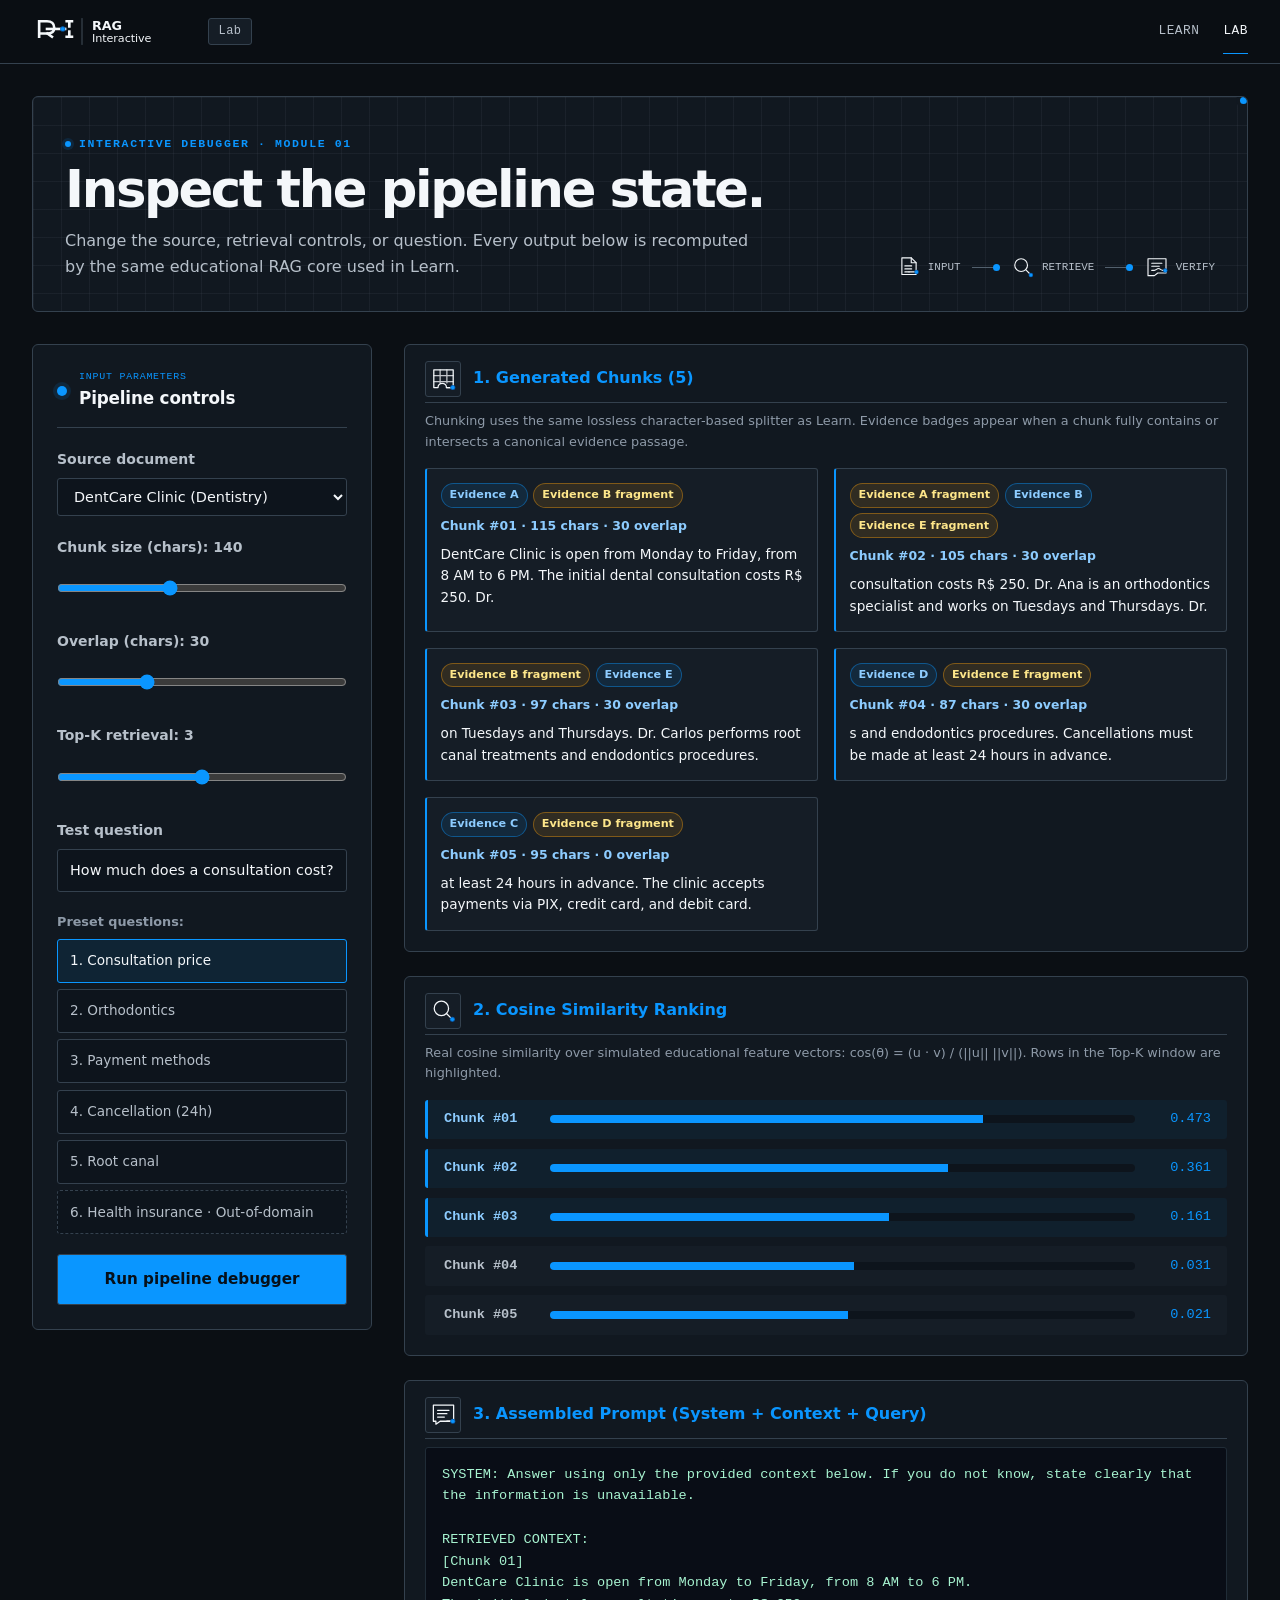
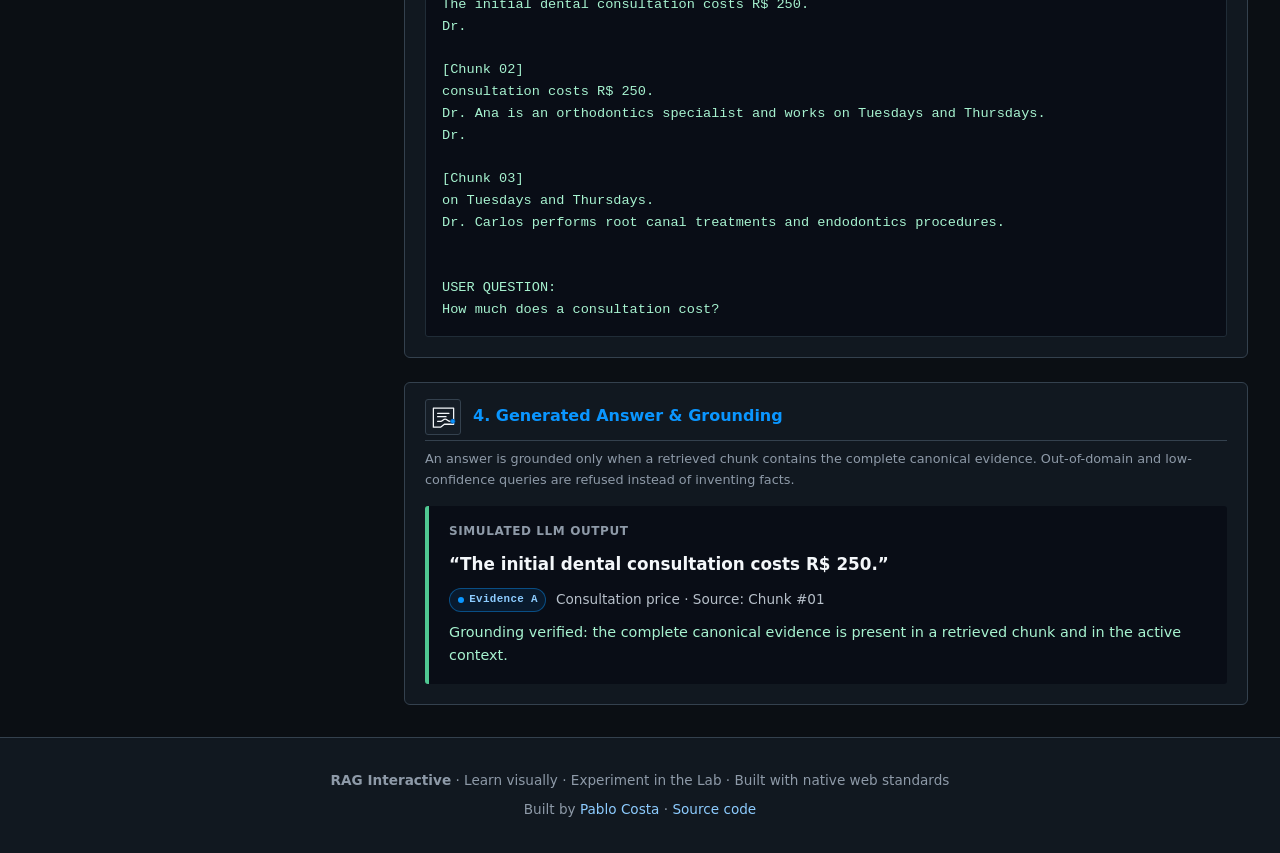
<file: lab/index.html>
<!DOCTYPE html>
<html lang="en">
<head>
  <meta charset="UTF-8">
  <meta name="viewport" content="width=device-width, initial-scale=1.0">
  <title>Lab | RAG Interactive</title>
  <meta name="description" content="Experiment with RAG in the RAG Interactive Lab: adjust chunking, overlap, Top-K, and queries, then inspect chunks, real cosine similarity, the assembled prompt, and grounded answers.">
  <link rel="canonical" href="https://www.rag-interactive.com/lab/">
  <meta name="theme-color" content="#0b0f19">
  <link rel="icon" type="image/svg+xml" href="../favicon.svg">
  <meta property="og:type" content="website">
  <meta property="og:site_name" content="RAG Interactive">
  <meta property="og:title" content="Lab | RAG Interactive">
  <meta property="og:description" content="Experiment with RAG in the RAG Interactive Lab: adjust chunking, overlap, Top-K, and queries, then inspect chunks, real cosine similarity, the assembled prompt, and grounded answers.">
  <meta property="og:url" content="https://www.rag-interactive.com/lab/">
  <meta name="twitter:card" content="summary">
  <meta name="twitter:title" content="Lab | RAG Interactive">
  <meta name="twitter:description" content="Experiment with RAG in the RAG Interactive Lab: adjust chunking, overlap, Top-K, and queries, then inspect chunks, real cosine similarity, the assembled prompt, and grounded answers.">
  <link rel="stylesheet" href="../styles.css">
  <link rel="stylesheet" href="lab.css">
</head>
<body class="lab-page">
  <!-- Header / Navigation -->
  <header class="navbar">
    <div class="nav-container">
      <div class="nav-brand">
        <a class="brand-link" href="../index.html" aria-label="RAG Interactive Learn home">
          <img class="brand-lockup" src="../brand-assets/logo/lockup.svg" alt="RAG Interactive" width="205" height="52">
        </a>
        <span class="module-badge">Lab</span>
      </div>
      <nav class="nav-links" aria-label="Primary navigation">
        <a href="../index.html" class="nav-link">Learn</a>
        <a href="index.html" class="nav-link active" aria-current="page">Lab</a>
      </nav>
    </div>
  </header>

  <main class="lab-container">
    <header class="lab-intro">
      <div>
        <span class="technical-eyebrow">Interactive debugger · Module 01</span>
        <h1>Inspect the pipeline state.</h1>
        <p>Change the source, retrieval controls, or question. Every output below is recomputed by the same educational RAG core used in Learn.</p>
      </div>
      <div class="lab-flow" aria-label="Debugger sequence">
        <span><img src="../brand-assets/icons/document.svg" alt="" width="24" height="24">Input</span>
        <i aria-hidden="true"></i>
        <span><img src="../brand-assets/icons/search.svg" alt="" width="24" height="24">Retrieve</span>
        <i aria-hidden="true"></i>
        <span><img src="../brand-assets/icons/answer.svg" alt="" width="24" height="24">Verify</span>
      </div>
    </header>

    <aside class="lab-sidebar" aria-label="Lab controls">
      <div class="lab-panel-heading">
        <span class="panel-node" aria-hidden="true"></span>
        <div><span>Input parameters</span><h2 class="lab-heading">Pipeline controls</h2></div>
      </div>

      <div class="control-group">
        <label for="lab-doc-select">Source document</label>
        <select id="lab-doc-select">
          <option value="dentcare">DentCare Clinic (Dentistry)</option>
          <option value="custom">Custom text...</option>
        </select>
      </div>

      <div class="control-group hidden" id="custom-doc-group">
        <label for="lab-custom-text">Custom document text</label>
        <textarea id="lab-custom-text" rows="6" placeholder="Paste your own source text here..."></textarea>
      </div>

      <div class="control-group">
        <label for="lab-chunk-size">Chunk size (chars): <span id="val-chunk-size">140</span></label>
        <input type="range" id="lab-chunk-size" min="40" max="300" step="10" value="140">
      </div>

      <div class="control-group">
        <label for="lab-overlap">Overlap (chars): <span id="val-overlap">30</span></label>
        <input type="range" id="lab-overlap" min="0" max="100" step="5" value="30">
      </div>

      <div class="control-group">
        <label for="lab-top-k">Top-K retrieval: <span id="val-top-k">3</span></label>
        <input type="range" id="lab-top-k" min="1" max="5" step="1" value="3">
      </div>

      <div class="control-group">
        <label for="lab-query">Test question</label>
        <input type="text" id="lab-query" value="How much does a consultation cost?">
      </div>

      <div class="query-presets">
        <span class="presets-label">Preset questions:</span>
        <button class="q-preset-btn active" data-q="How much does a consultation cost?" aria-pressed="true">1. Consultation price</button>
        <button class="q-preset-btn" data-q="Who handles orthodontics?" aria-pressed="false">2. Orthodontics</button>
        <button class="q-preset-btn" data-q="What payment methods are accepted?" aria-pressed="false">3. Payment methods</button>
        <button class="q-preset-btn" data-q="When can I cancel?" aria-pressed="false">4. Cancellation (24h)</button>
        <button class="q-preset-btn" data-q="Who performs root canal treatment?" aria-pressed="false">5. Root canal</button>
        <button class="q-preset-btn q-preset-out-of-domain" data-q="Does the clinic accept Unimed insurance?" aria-pressed="false">6. Health insurance · Out-of-domain</button>
      </div>

      <button id="btn-run-debug" class="btn btn-primary">Run pipeline debugger</button>
    </aside>

    <section class="debugger-view" aria-label="Lab debugger output">
      <div class="debug-card">
        <h3>1. Generated Chunks (<span id="count-chunks">0</span>)</h3>
        <p class="debug-card-note">Chunking uses the same lossless character-based splitter as Learn. Evidence badges appear when a chunk fully contains or intersects a canonical evidence passage.</p>
        <div id="debug-chunks-list" class="chunks-grid"></div>
      </div>

      <div class="debug-card">
        <h3>2. Cosine Similarity Ranking</h3>
        <p class="debug-card-note">Real cosine similarity over simulated educational feature vectors: cos(θ) = (u · v) / (||u|| ||v||). Rows in the Top-K window are highlighted.</p>
        <div id="debug-similarity-list" class="sim-list"></div>
      </div>

      <div class="debug-card">
        <h3>3. Assembled Prompt (System + Context + Query)</h3>
        <pre id="debug-prompt-output" class="code-block" aria-live="polite"></pre>
      </div>

      <div class="debug-card">
        <h3>4. Generated Answer &amp; Grounding</h3>
        <p class="debug-card-note">An answer is grounded only when a retrieved chunk contains the complete canonical evidence. Out-of-domain and low-confidence queries are refused instead of inventing facts.</p>
        <div id="debug-answer-output" class="answer-box" aria-live="polite"></div>
      </div>
    </section>
  </main>

  <footer class="app-footer">
    <p><strong>RAG Interactive</strong> · Learn visually · Experiment in the Lab · Built with native web standards</p>
    <p class="footer-attribution">Built by <a href="https://github.com/92pablocosta" rel="author">Pablo Costa</a> · <a href="https://github.com/92pablocosta/rag-interactive" rel="noopener" target="_blank">Source code</a></p>
  </footer>

  <script src="../rag-core.js"></script>
  <script src="lab.js"></script>
</body>
</html>
</file>
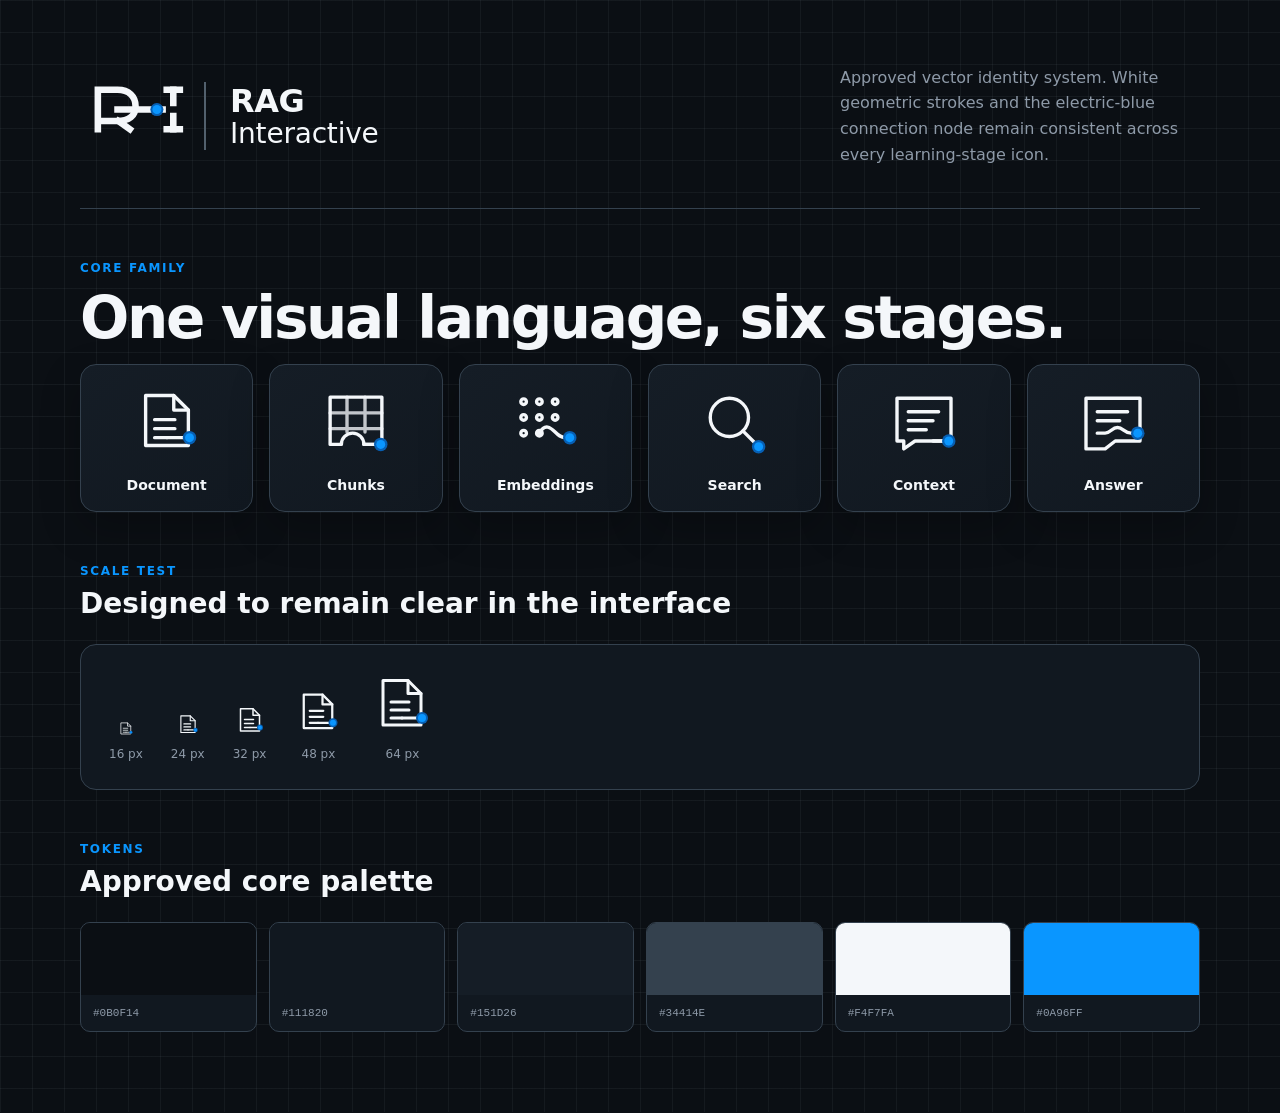
<file: brand-assets/preview.html>
<!doctype html>
<html lang="en">
<head>
  <meta charset="utf-8">
  <meta name="viewport" content="width=device-width, initial-scale=1">
  <title>RAG Interactive — Brand Assets</title>
  <link rel="stylesheet" href="tokens.css">
  <style>
    * { box-sizing: border-box; }
    body {
      margin: 0;
      min-height: 100vh;
      color: var(--ri-text);
      font-family: Inter, ui-sans-serif, system-ui, -apple-system, "Segoe UI", sans-serif;
      background-color: var(--ri-bg);
      background-image:
        linear-gradient(var(--ri-grid) 1px, transparent 1px),
        linear-gradient(90deg, var(--ri-grid) 1px, transparent 1px);
      background-size: 32px 32px;
    }
    main { width: min(1120px, calc(100% - 40px)); margin: 0 auto; padding: 64px 0 80px; }
    header { display: flex; align-items: center; justify-content: space-between; gap: 32px; padding-bottom: 40px; border-bottom: 1px solid var(--ri-border); }
    header img { width: min(410px, 55vw); height: auto; }
    header p { max-width: 360px; margin: 0; color: var(--ri-text-muted); line-height: 1.6; }
    section { padding-top: 48px; }
    .eyebrow { color: var(--ri-blue); font-size: 12px; font-weight: 700; letter-spacing: .14em; text-transform: uppercase; }
    h1 { margin: 8px 0 12px; font-size: clamp(32px, 5vw, 58px); letter-spacing: -.04em; }
    h2 { margin: 8px 0 24px; font-size: 28px; }
    .icons { display: grid; grid-template-columns: repeat(6, 1fr); gap: 16px; }
    .card { min-width: 0; padding: 22px 14px 18px; text-align: center; background: linear-gradient(145deg, var(--ri-surface-raised), var(--ri-surface)); border: 1px solid var(--ri-border); border-radius: var(--ri-radius-md); box-shadow: 0 16px 40px rgba(0,0,0,.24); }
    .card img { width: 72px; height: 72px; }
    .card strong { display: block; margin-top: 14px; font-size: 14px; }
    .scale { display: flex; align-items: end; gap: 28px; padding: 28px; background: var(--ri-surface); border: 1px solid var(--ri-border); border-radius: var(--ri-radius-md); }
    .scale div { display: grid; gap: 10px; color: var(--ri-text-muted); font-size: 12px; text-align: center; }
    .scale img { display: block; margin: auto; }
    .palette { display: grid; grid-template-columns: repeat(6, 1fr); gap: 12px; }
    .swatch { overflow: hidden; background: var(--ri-surface); border: 1px solid var(--ri-border); border-radius: var(--ri-radius-sm); }
    .swatch span { display: block; height: 72px; }
    .swatch code { display: block; padding: 12px; color: var(--ri-text-muted); font-size: 11px; }
    @media (max-width: 860px) { header { align-items: flex-start; flex-direction: column; } header img { width: min(410px, 100%); } .icons { grid-template-columns: repeat(3, 1fr); } .palette { grid-template-columns: repeat(3, 1fr); } }
    @media (max-width: 520px) { .icons { grid-template-columns: repeat(2, 1fr); } .palette { grid-template-columns: repeat(2, 1fr); } }
  </style>
</head>
<body>
  <main>
    <header>
      <img src="logo/lockup.svg" alt="RAG Interactive">
      <p>Approved vector identity system. White geometric strokes and the electric-blue connection node remain consistent across every learning-stage icon.</p>
    </header>

    <section>
      <span class="eyebrow">Core family</span>
      <h1>One visual language, six stages.</h1>
      <div class="icons">
        <article class="card"><img src="icons/document.svg" alt=""><strong>Document</strong></article>
        <article class="card"><img src="icons/chunks.svg" alt=""><strong>Chunks</strong></article>
        <article class="card"><img src="icons/embeddings.svg" alt=""><strong>Embeddings</strong></article>
        <article class="card"><img src="icons/search.svg" alt=""><strong>Search</strong></article>
        <article class="card"><img src="icons/context.svg" alt=""><strong>Context</strong></article>
        <article class="card"><img src="icons/answer.svg" alt=""><strong>Answer</strong></article>
      </div>
    </section>

    <section>
      <span class="eyebrow">Scale test</span>
      <h2>Designed to remain clear in the interface</h2>
      <div class="scale">
        <div><img src="icons/document.svg" width="16" height="16" alt="">16 px</div>
        <div><img src="icons/document.svg" width="24" height="24" alt="">24 px</div>
        <div><img src="icons/document.svg" width="32" height="32" alt="">32 px</div>
        <div><img src="icons/document.svg" width="48" height="48" alt="">48 px</div>
        <div><img src="icons/document.svg" width="64" height="64" alt="">64 px</div>
      </div>
    </section>

    <section>
      <span class="eyebrow">Tokens</span>
      <h2>Approved core palette</h2>
      <div class="palette">
        <div class="swatch"><span style="background:#0B0F14"></span><code>#0B0F14</code></div>
        <div class="swatch"><span style="background:#111820"></span><code>#111820</code></div>
        <div class="swatch"><span style="background:#151D26"></span><code>#151D26</code></div>
        <div class="swatch"><span style="background:#34414E"></span><code>#34414E</code></div>
        <div class="swatch"><span style="background:#F4F7FA"></span><code>#F4F7FA</code></div>
        <div class="swatch"><span style="background:#0A96FF"></span><code>#0A96FF</code></div>
      </div>
    </section>
  </main>
</body>
</html>
</file>
<file: styles.css>
/* ----------------------------------------------------
   DESIGN SYSTEM & VARIABLES
---------------------------------------------------- */
:root {
  /* Core identity: kept in sync with brand-assets/tokens.css. */
  --bg-main: #0b0f14;
  --bg-surface: #111820;
  --bg-card: #151d26;
  --bg-card-hover: #1a2530;
  --bg-input: #0d141c;

  --border-subtle: #202c37;
  --border-medium: #34414e;
  --border-highlight: #52606d;

  --text-primary: #f4f7fa;
  --text-secondary: #b7c0ca;
  --text-muted: #8e9aa8;
  --accent-blue: #0a96ff;
  --accent-blue-deep: #075fb3;
  --grid-line: rgba(142, 154, 168, 0.075);

  /* Semantic Color Palette */
  --color-doc: #8e9aa8;
  --color-query: var(--accent-blue);
  --color-embed: #7ab8e8;
  --color-search: var(--accent-blue);
  --color-context: #50c892;
  --color-gen: #e8b86d;
  --color-warn: #f27c7c;

  --font-ui: system-ui, -apple-system, BlinkMacSystemFont, "Segoe UI", Roboto, sans-serif;
  --font-code: "SFMono-Regular", Consolas, "Liberation Mono", Menlo, monospace;

  --icon-accent: var(--accent-blue);

  --space-1: 0.25rem;
  --space-2: 0.5rem;
  --space-3: 0.75rem;
  --space-4: 1rem;
  --space-5: 1.5rem;
  --space-6: 2rem;
  --space-7: 3rem;
  --space-8: 4.5rem;

  --radius-sm: 3px;
  --radius-md: 6px;
  --radius-lg: 10px;
  --shadow-panel: 0 18px 46px rgba(0, 0, 0, 0.22);
  --glow-blue: 0 0 0 1px rgba(10, 150, 255, 0.1), 0 0 24px rgba(10, 150, 255, 0.08);
  --content-width: 1180px;

  --nav-height: 64px;
}

/* ----------------------------------------------------
   BASE RESET & GLOBAL STYLES
---------------------------------------------------- */
* {
  box-sizing: border-box;
  margin: 0;
  padding: 0;
}

html {
  scroll-behavior: smooth;
  background-color: var(--bg-main);
  color: var(--text-primary);
  font-family: var(--font-ui);
  line-height: 1.6;
}

body {
  min-height: 100vh;
  display: flex;
  flex-direction: column;
  overflow-x: hidden;
}

.hidden {
  display: none !important;
}

button,
input,
a {
  font: inherit;
}

:where(a, button, input, [role="button"]):focus-visible {
  outline: 3px solid #93c5fd;
  outline-offset: 3px;
}

button,
.btn,
.nav-lab-btn {
  min-height: 44px;
}

/* ----------------------------------------------------
   NAVIGATION BAR
---------------------------------------------------- */
.navbar {
  position: sticky;
  top: 0;
  z-index: 100;
  height: var(--nav-height);
  background: rgba(11, 15, 25, 0.85);
  backdrop-filter: blur(12px);
  border-bottom: 1px solid var(--border-medium);
}

.nav-container {
  max-width: 1440px;
  margin: 0 auto;
  height: 100%;
  display: flex;
  align-items: center;
  justify-content: space-between;
  padding: 0 2rem;
}

.nav-brand {
  display: flex;
  align-items: center;
  gap: 0.75rem;
}

.brand-logo {
  background: linear-gradient(135deg, var(--color-query), var(--color-embed));
  color: #fff;
  font-weight: 800;
  font-size: 0.9rem;
  padding: 0.25rem 0.6rem;
  border-radius: 6px;
  letter-spacing: 0.05em;
}

.brand-name {
  font-weight: 700;
  font-size: 1.1rem;
  color: var(--text-primary);
}

.module-badge {
  background: var(--bg-card);
  border: 1px solid var(--border-medium);
  color: var(--text-secondary);
  font-size: 0.75rem;
  padding: 0.2rem 0.6rem;
  border-radius: 12px;
}

.nav-links {
  display: flex;
  align-items: center;
  gap: 1.5rem;
}

.nav-link {
  color: var(--text-secondary);
  text-decoration: none;
  font-weight: 500;
  font-size: 0.95rem;
  transition: color 0.2s;
}

.nav-link:hover, .nav-link.active {
  color: var(--text-primary);
}

.nav-lab-btn {
  background: rgba(59, 130, 246, 0.1);
  color: var(--color-query);
  border: 1px solid rgba(59, 130, 246, 0.3);
  padding: 0.4rem 0.9rem;
  border-radius: 6px;
  font-size: 0.875rem;
}

.nav-lab-btn:hover {
  background: rgba(59, 130, 246, 0.2);
  color: #60a5fa;
}

/* ----------------------------------------------------
   STICKY SIDEBAR PROGRESS
---------------------------------------------------- */
.sticky-progress {
  position: fixed;
  left: 2rem;
  top: calc(var(--nav-height) + 3rem);
  display: flex;
  gap: 1rem;
  z-index: 50;
}

.progress-track {
  width: 2px;
  background: var(--border-medium);
  position: relative;
  border-radius: 2px;
}

.progress-fill {
  position: absolute;
  top: 0;
  left: 0;
  width: 100%;
  height: 0%;
  background: linear-gradient(to bottom, var(--color-query), var(--color-context));
  transition: height 0.2s ease-out;
}

.progress-nav {
  list-style: none;
  display: flex;
  flex-direction: column;
  gap: 0.6rem;
}

.progress-dot {
  display: flex;
  align-items: center;
  gap: 0.5rem;
  text-decoration: none;
  font-size: 0.75rem;
  color: var(--text-muted);
  transition: all 0.2s;
}

.dot-num {
  font-family: var(--font-code);
  font-weight: 600;
}

.dot-label {
  opacity: 0;
  transform: translateX(-4px);
  transition: all 0.2s;
  white-space: nowrap;
}

.progress-dot:hover .dot-label,
.progress-dot.active .dot-label {
  opacity: 1;
  transform: translateX(0);
}

.progress-dot.active {
  color: var(--color-query);
  font-weight: 600;
}

@media (max-width: 1200px) {
  .sticky-progress {
    display: none;
  }
}

/* ----------------------------------------------------
   LAYOUT & SECTIONS
---------------------------------------------------- */
.content-wrapper {
  width: 100%;
  max-width: 1100px;
  margin: 0 auto;
  padding: 3rem 2rem 6rem 2rem;
  display: flex;
  flex-direction: column;
  gap: 8rem;
}

.section {
  display: flex;
  flex-direction: column;
  gap: 2rem;
  scroll-margin-top: calc(var(--nav-height) + 2rem);
}

.section-header {
  display: flex;
  flex-direction: column;
  gap: 0.5rem;
}

.step-number {
  font-family: var(--font-code);
  font-size: 0.85rem;
  font-weight: 700;
  color: var(--color-query);
  letter-spacing: 0.1em;

}

.section-header h2 {
  font-size: 2rem;
  font-weight: 700;
  letter-spacing: -0.02em;
  color: var(--text-primary);
}

.section-intro {
  font-size: 1.15rem;
  color: var(--text-secondary);
  max-width: 800px;
}

/* ----------------------------------------------------
   HERO SECTION
---------------------------------------------------- */
.hero-section {
  padding-top: 2rem;
  padding-bottom: 2rem;
}

.hero-content {
  display: flex;
  flex-direction: column;
  align-items: center;
  text-align: center;
  gap: 1.5rem;
}

.section-tag {
  background: rgba(139, 92, 246, 0.15);
  color: var(--color-embed);
  border: 1px solid rgba(139, 92, 246, 0.3);
  font-size: 0.85rem;
  font-weight: 600;
  padding: 0.3rem 0.8rem;
  border-radius: 20px;
  text-transform: uppercase;
  letter-spacing: 0.05em;
}

.hero-title {
  font-size: 3.5rem;
  font-weight: 800;
  line-height: 1.1;
  letter-spacing: -0.03em;
  background: linear-gradient(to right, #ffffff, #94a3b8);
  -webkit-background-clip: text;
  -webkit-text-fill-color: transparent;
}

.hero-subtitle {
  font-size: 1.35rem;
  color: var(--text-secondary);
  max-width: 680px;
}

.hero-actions {
  display: flex;
  gap: 1rem;
  margin-top: 1rem;
}

.hero-flow-preview {
  display: flex;
  align-items: center;
  justify-content: center;
  flex-wrap: wrap;
  gap: 0.75rem;
  margin-top: 3rem;
  background: var(--bg-surface);
  border: 1px solid var(--border-medium);
  padding: 1.25rem 2rem;
  border-radius: 12px;
}

.flow-step {
  display: flex;
  align-items: center;
  gap: 0.4rem;
  font-size: 0.9rem;
  font-weight: 600;
  color: var(--text-secondary);
}

/* ----------------------------------------------------
   BUTTONS
---------------------------------------------------- */
.btn {
  display: inline-flex;
  align-items: center;
  justify-content: center;
  padding: 0.75rem 1.5rem;
  border-radius: 8px;
  font-weight: 600;
  font-size: 0.95rem;
  text-decoration: none;
  cursor: pointer;
  border: 1px solid transparent;
  transition: all 0.2s;
}

.btn-primary {
  background: var(--color-query);
  color: #ffffff;
}

.btn-primary:hover {
  background: #2563eb;
  transform: translateY(-1px);
}

.btn-secondary {
  background: var(--bg-card);
  color: var(--text-primary);
  border-color: var(--border-medium);
}

.btn-secondary:hover {
  background: var(--bg-card-hover);
}

.btn-outline {
  background: transparent;
  color: var(--text-secondary);
  border-color: var(--border-medium);
}

.btn-outline:hover {
  color: var(--text-primary);
  border-color: var(--border-highlight);
}

.btn-blue {
  background: var(--color-query);
  color: #fff;
}

.btn-blue:hover {
  background: #2563eb;
}

.btn-large-primary {
  padding: 1rem 2rem;
  font-size: 1.1rem;
  background: var(--color-query);
  color: #fff;
}

/* ----------------------------------------------------
   SECTION 2: PROBLEM RAG SOLVES
---------------------------------------------------- */
.interactive-comparison {
  display: grid;
  grid-template-columns: 1fr auto 1fr;
  gap: 1.5rem;
  align-items: stretch;
}

.comparison-card {
  background: var(--bg-surface);
  border: 1px solid var(--border-medium);
  border-radius: 12px;
  padding: 1.5rem;
  display: flex;
  flex-direction: column;
  gap: 1rem;
  position: relative;
}

.card-badge {
  align-self: flex-start;
  font-size: 0.75rem;
  font-weight: 700;
  padding: 0.25rem 0.6rem;
  border-radius: 4px;
  text-transform: uppercase;
}

.badge-red {
  background: rgba(239, 68, 68, 0.15);
  color: var(--color-warn);
  border: 1px solid rgba(239, 68, 68, 0.3);
}

.badge-green {
  background: rgba(16, 185, 129, 0.15);
  color: var(--color-context);
  border: 1px solid rgba(16, 185, 129, 0.3);
}

.badge-neutral {
  background: rgba(148, 163, 184, 0.15);
  color: var(--color-doc);
  border: 1px solid rgba(148, 163, 184, 0.3);
  font-size: 0.75rem;
  padding: 0.2rem 0.5rem;
  border-radius: 4px;
}

.chat-bubble {
  background: var(--bg-card);
  padding: 0.85rem 1rem;
  border-radius: 8px;
  display: flex;
  flex-direction: column;
  gap: 0.25rem;
}

.bubble-role {
  font-size: 0.75rem;
  font-weight: 700;
  color: var(--text-muted);
}

.user-bubble {
  border-left: 3px solid var(--color-query);
}

.ai-bubble.error-state {
  border-left: 3px solid var(--color-warn);
  color: #fca5a5;
}

.ai-bubble.success-state {
  border-left: 3px solid var(--color-context);
  color: #6ee7b7;
}

.subtext {
  font-size: 0.8rem;
  color: var(--text-muted);
}

.evidence-box {
  background: rgba(16, 185, 129, 0.08);
  border: 1px dashed var(--color-context);
  padding: 0.75rem 1rem;
  border-radius: 8px;
}

.evidence-tag {
  font-size: 0.7rem;
  font-weight: 700;
  color: var(--color-context);
  display: block;
  margin-bottom: 0.2rem;
}

.comparison-divider {
  display: flex;
  align-items: center;
  justify-content: center;
  font-weight: 800;
  color: var(--text-muted);
  font-size: 1.1rem;
}

.takeaway-banner {
  background: var(--bg-surface);
  border: 1px solid var(--border-highlight);
  border-left: 4px solid var(--color-gen);
  padding: 1.25rem;
  border-radius: 8px;
  display: flex;
  align-items: center;
  gap: 1rem;
  font-size: 1.05rem;
}

.takeaway-icon {
  display: inline-grid;
  width: 1.7rem;
  height: 1.7rem;
  place-items: center;
  border: 1px solid var(--color-gen);
  border-radius: 50%;
  color: var(--color-gen);
  font-family: var(--font-code);
  font-size: 0.8rem;
  font-weight: 800;
}

/* ----------------------------------------------------
   SECTION 3: DOCUMENTS
---------------------------------------------------- */
.documents-layout {
  display: grid;
  grid-template-columns: 1fr 1fr;
  gap: 1.5rem;
}

.doc-viewer-card {
  background: var(--bg-surface);
  border: 1px solid var(--border-medium);
  border-radius: 12px;
  overflow: hidden;
  display: flex;
  flex-direction: column;
}

.card-header {
  background: var(--bg-card);
  padding: 0.85rem 1.25rem;
  display: flex;
  align-items: center;
  justify-content: space-between;
  border-bottom: 1px solid var(--border-medium);
  font-weight: 600;
  font-size: 0.9rem;
}

.doc-body {
  padding: 1.25rem;
  white-space: pre-wrap;
  font-family: var(--font-ui);
  font-size: 0.95rem;
  color: var(--text-primary);
  line-height: 1.6;
}

.doc-footer-notes {
  background: var(--bg-input);
  padding: 0.85rem 1.25rem;
  border-top: 1px solid var(--border-medium);
  font-size: 0.85rem;
  color: var(--text-secondary);
}

.doc-footer-notes ul {
  padding-left: 1.2rem;
}

/* ----------------------------------------------------
   CODE CARDS & SYNTAX HIGHLIGHTING
---------------------------------------------------- */
.code-card {
  background: #090d16;
  border: 1px solid var(--border-medium);
  border-radius: 10px;
  overflow: hidden;
  font-family: var(--font-code);
}

.code-header {
  background: var(--bg-card);
  padding: 0.6rem 1rem;
  display: flex;
  justify-content: space-between;
  align-items: center;
  font-size: 0.8rem;
  color: var(--text-secondary);
  border-bottom: 1px solid var(--border-medium);
}

.code-lang {
  text-transform: uppercase;
  font-weight: 700;
  font-size: 0.7rem;
  color: var(--color-query);
}

.code-content {
  padding: 1rem 1.25rem;
  font-size: 0.875rem;
  line-height: 1.6;
  overflow-x: auto;
  color: #e2e8f0;
}

.code-var { color: #93c5fd; }
.code-func { color: #c084fc; }
.code-kw { color: #f472b6; }
.code-str { color: #86efac; }
.code-num { color: #fde047; font-weight: bold; }
.code-comment { color: #64748b; font-style: italic; }

/* ----------------------------------------------------
   SECTION 4: CHUNKING
---------------------------------------------------- */
.interactive-playground {
  display: flex;
  flex-direction: column;
  gap: 1.5rem;
}

.controls-panel {
  background: var(--bg-surface);
  border: 1px solid var(--border-medium);
  border-radius: 12px;
  padding: 1.25rem;
  display: flex;
  flex-direction: column;
  gap: 1.25rem;
}

.presets-row {
  display: flex;
  align-items: center;
  gap: 0.75rem;
  flex-wrap: wrap;
}

.control-label {
  font-size: 0.875rem;
  font-weight: 600;
  color: var(--text-secondary);
}

.preset-btn {
  background: var(--bg-card);
  border: 1px solid var(--border-medium);
  color: var(--text-secondary);
  padding: 0.4rem 0.8rem;
  border-radius: 6px;
  font-size: 0.85rem;
  cursor: pointer;
  transition: all 0.2s;
}

.preset-btn:hover, .preset-btn.active {
  background: var(--color-query);
  color: #fff;
  border-color: var(--color-query);
}

.sliders-grid {
  display: grid;
  grid-template-columns: 1fr 1fr auto;
  gap: 1.5rem;
  align-items: center;
}

.slider-group {
  display: flex;
  flex-direction: column;
  gap: 0.4rem;
}

.slider-header {
  display: flex;
  justify-content: space-between;
  font-size: 0.875rem;
}

.slider-val {
  font-family: var(--font-code);
  font-weight: 700;
  color: var(--color-query);
}

input[type="range"] {
  width: 100%;
  min-height: 44px;
  accent-color: var(--color-query);
  cursor: pointer;
}

.toggle-group {
  display: flex;
  align-items: center;
  gap: 0.6rem;
}

.toggle-switch {
  position: relative;
  display: inline-block;
  width: 44px;
  height: 44px;
}

.toggle-switch input {
  opacity: 0;
  width: 0;
  height: 0;
}

.toggle-slider {
  position: absolute;
  cursor: pointer;
  top: 10px; left: 0; right: 0; bottom: 10px;
  background-color: var(--bg-card);
  border: 1px solid var(--border-medium);
  transition: .2s;
  border-radius: 24px;
}

.toggle-slider:before {
  position: absolute;
  content: "";
  height: 16px;
  width: 16px;
  left: 3px;
  bottom: 3px;
  background-color: var(--text-secondary);
  transition: .2s;
  border-radius: 50%;
}

input:checked + .toggle-slider {
  background-color: var(--color-query);
}

input:checked + .toggle-slider:before {
  transform: translateX(20px);
  background-color: #fff;
}

.toggle-switch input:focus-visible + .toggle-slider {
  outline: 2px solid #fff;
  outline-offset: 2px;
}

.toggle-label {
  font-size: 0.85rem;
  color: var(--text-secondary);
}

.warning-banner {
  background: rgba(239, 68, 68, 0.1);
  border: 1px solid var(--color-warn);
  color: #fca5a5;
  padding: 0.75rem 1rem;
  border-radius: 8px;
  font-size: 0.9rem;
  display: flex;
  align-items: center;
  gap: 0.5rem;
}

.chunks-container {
  display: grid;
  grid-template-columns: repeat(auto-fill, minmax(320px, 1fr));
  gap: 1rem;
}

.chunk-card {
  background: var(--bg-surface);
  border: 1px solid var(--border-medium);
  border-left: 4px solid var(--color-embed);
  border-radius: 8px;
  padding: 1rem;
  display: flex;
  flex-direction: column;
  gap: 0.5rem;
  font-size: 0.9rem;

}

.chunk-card-header {
  display: flex;
  justify-content: space-between;
  align-items: center;
  font-weight: 700;
  font-size: 0.8rem;
  color: var(--color-embed);
}

.evidence-registry-card {
  background: rgba(59, 130, 246, 0.08);
  border: 1px solid rgba(59, 130, 246, 0.35);
  border-left: 4px solid var(--color-query);
  border-radius: 8px;
  padding: 1rem 1.25rem;
  display: flex;
  flex-direction: column;
  gap: 0.35rem;
}

.evidence-registry-label {
  color: var(--color-query);
  font-size: 0.75rem;
  font-weight: 700;
  letter-spacing: 0.05em;
  text-transform: uppercase;
}

.evidence-registry-card p {
  color: var(--text-secondary);
}

.evidence-registry-status {
  color: #bfdbfe;
  font-size: 0.85rem;
}

.evidence-badges {
  display: flex;
  flex-wrap: wrap;
  gap: 0.35rem;
}

.evidence-badges:empty {
  display: none;
}

.evidence-badge {
  border-radius: 999px;
  font-size: 0.7rem;
  font-weight: 700;
  padding: 0.15rem 0.5rem;
}

.evidence-badge.complete {
  background: rgba(16, 185, 129, 0.15);
  border: 1px solid rgba(16, 185, 129, 0.45);
  color: #a7f3d0;
}

.evidence-badge.fragment {
  background: rgba(245, 158, 11, 0.12);
  border: 1px solid rgba(245, 158, 11, 0.4);
  color: #fde68a;
}

/* ----------------------------------------------------
   SECTION 5: EMBEDDINGS
---------------------------------------------------- */
.concept-transformation {
  display: grid;
  grid-template-columns: repeat(3, 1fr);
  gap: 1rem;
}

.vector-space-wrapper {
  background: var(--bg-surface);
  border: 1px solid var(--border-medium);
  border-radius: 12px;
  padding: 1.5rem;
  display: flex;
  flex-direction: column;
  gap: 1rem;
}

.vector-space-header {
  display: flex;
  justify-content: space-between;
  align-items: center;
  flex-wrap: wrap;
  gap: 0.5rem;
}

.teaching-note {
  font-size: 0.8rem;
  color: var(--color-gen);
}

.vector-space-canvas-container {
  width: 100%;
  height: 380px;
  background: #090d16;
  border: 1px solid var(--border-medium);
  border-radius: 8px;
  position: relative;
  overflow: hidden;
}

#vector-space-svg {
  width: 100%;
  height: 100%;
}

.node-point {
  cursor: pointer;
  transition: transform 0.2s, r 0.2s;
}

.node-point:hover {
  r: 9;
}

.node-label {
  font-size: 11px;
  fill: #94a3b8;
  pointer-events: none;
  font-family: var(--font-ui);
}

.tooltip {
  position: absolute;
  background: #1e293b;
  color: #fff;
  padding: 0.5rem 0.75rem;
  border-radius: 6px;
  font-size: 0.8rem;
  border: 1px solid var(--border-highlight);
  pointer-events: none;
  z-index: 10;
  box-shadow: 0 4px 12px rgba(0,0,0,0.5);
}

.inspector-card {
  background: var(--bg-card);
  border: 1px solid var(--border-medium);
  padding: 1rem;
  border-radius: 8px;
  font-size: 0.9rem;
}

/* ----------------------------------------------------
   SECTION 6: QUERY EMBEDDING
---------------------------------------------------- */
.query-vectorizer-box {
  display: grid;
  grid-template-columns: 1fr 1fr;
  gap: 1.5rem;
  background: var(--bg-surface);
  border: 1px solid var(--border-medium);
  border-radius: 12px;
  padding: 1.5rem;
}

.query-input-panel {
  display: flex;
  flex-direction: column;
  gap: 1rem;
}

.input-with-button {
  display: flex;
  gap: 0.5rem;
}

.input-with-button input {
  flex: 1;
  background: var(--bg-input);
  border: 1px solid var(--border-medium);
  color: var(--text-primary);
  padding: 0.6rem 0.8rem;
  border-radius: 6px;
  font-size: 0.95rem;
}

.query-presets {
  display: flex;
  flex-direction: column;
  gap: 0.4rem;
}

.presets-label {
  font-size: 0.8rem;
  color: var(--text-muted);
  font-weight: 600;
}

.q-preset-btn {
  text-align: left;
  background: var(--bg-card);
  border: 1px solid var(--border-medium);
  color: var(--text-secondary);
  padding: 0.5rem 0.75rem;
  border-radius: 6px;
  font-size: 0.85rem;
  cursor: pointer;
  transition: all 0.2s;
}

.q-preset-btn:hover, .q-preset-btn.active {
  background: rgba(59, 130, 246, 0.15);
  color: var(--color-query);
  border-color: var(--color-query);
}

.query-transform-flow {
  display: flex;
  flex-direction: column;
  justify-content: center;
  align-items: center;
  gap: 1rem;
  background: var(--bg-card);
  padding: 1.5rem;
  border-radius: 8px;
  border: 1px solid var(--border-medium);
}

.query-box, .vector-box {
  width: 100%;
  display: flex;
  flex-direction: column;
  align-items: center;
  text-align: center;
  gap: 0.3rem;
}

.q-label {
  font-size: 0.75rem;
  font-weight: 700;
  color: var(--text-muted);
  text-transform: uppercase;
}

.q-text {
  font-weight: 700;
  color: var(--color-query);
  font-size: 1.05rem;
}

.q-vector {
  font-family: var(--font-code);
  color: var(--color-search);
  font-size: 0.85rem;
}

.arrow-down {
  color: var(--color-query);
  font-size: 1.25rem;
  font-weight: 800;
}

/* ----------------------------------------------------
   SECTION 7: SIMILARITY SEARCH
---------------------------------------------------- */
.similarity-layout {
  display: grid;
  grid-template-columns: 280px 1fr;
  gap: 1.5rem;
}

.concept-explainer-card {
  background: var(--bg-surface);
  border: 1px solid var(--border-medium);
  border-radius: 12px;
  padding: 1.25rem;
  display: flex;
  flex-direction: column;
  gap: 1rem;
  font-size: 0.9rem;
}

.sim-scale {
  display: flex;
  flex-direction: column;
  gap: 0.4rem;
  font-size: 0.75rem;
  margin-top: 0.5rem;
}

.scale-bar {
  width: 100%;
  height: 6px;
  background: linear-gradient(to right, var(--color-warn), #475569, var(--color-search));
  border-radius: 3px;
}

.scale-labels {
  display: flex;
  justify-content: space-between;
  gap: 0.5rem;
}

.scale-labels span {
  display: flex;
  flex-direction: column;
}

.scale-labels span:nth-child(2) {
  align-items: center;
}

.scale-labels span:last-child {
  align-items: flex-end;
  text-align: right;
}

.scale-labels small {
  color: var(--text-muted);
}

.ranking-list {
  display: flex;
  flex-direction: column;
  gap: 0.75rem;
}

.rank-item-card {
  background: var(--bg-surface);
  border: 1px solid var(--border-medium);
  border-radius: 8px;
  padding: 1rem;
  display: flex;
  align-items: center;
  gap: 1rem;
}

.rank-score-badge {
  font-family: var(--font-code);
  font-weight: 700;
  font-size: 0.9rem;
  color: var(--color-search);
  width: 50px;
}

.rank-bar-wrapper {
  flex: 1;
  display: flex;
  flex-direction: column;
  gap: 0.3rem;
}

.rank-bar-bg {
  width: 100%;
  height: 8px;
  background: var(--bg-input);
  border-radius: 4px;
  overflow: hidden;
}

.rank-bar-fill {
  height: 100%;
  background: var(--color-search);
  transition: width 0.4s ease;
}

.rank-chunk-text {
  font-size: 0.85rem;
  color: var(--text-secondary);
}

/* ----------------------------------------------------
   SECTION 8: TOP-K RETRIEVAL
---------------------------------------------------- */
.top-k-interactive {
  display: flex;
  flex-direction: column;
  gap: 1.5rem;
}

.top-k-controls {
  background: var(--bg-surface);
  border: 1px solid var(--border-medium);
  border-radius: 12px;
  padding: 1.25rem;
  display: flex;
  flex-direction: column;
  gap: 1.25rem;
}

.val-highlight {
  font-size: 1.2rem;
  color: var(--color-context);
}

.metrics-row {
  display: grid;
  grid-template-columns: repeat(3, 1fr);
  gap: 1rem;
}

.metric-card {
  background: var(--bg-card);
  border: 1px solid var(--border-medium);
  border-radius: 8px;
  padding: 0.85rem 1rem;
  display: flex;
  flex-direction: column;
  gap: 0.25rem;
}

.metric-label {
  font-size: 0.75rem;
  color: var(--text-muted);
  text-transform: uppercase;
}

.metric-value {
  font-size: 1.1rem;
  font-weight: 700;
}

.color-green { color: var(--color-context); }
.color-amber { color: var(--color-gen); }
.color-blue { color: var(--color-query); }

.topk-list-container {
  display: flex;
  flex-direction: column;
  gap: 0.75rem;
}

.topk-item {
  background: var(--bg-surface);
  border: 1px solid var(--border-medium);
  padding: 1rem;
  border-radius: 8px;
  display: flex;
  justify-content: space-between;
  align-items: center;
  transition: all 0.2s;
}

.topk-item.selected {
  border-left: 4px solid var(--color-context);
  background: rgba(16, 185, 129, 0.05);
}

.topk-item.excluded {
  opacity: 0.62;
  border-left: 4px solid var(--border-medium);
}

/* ----------------------------------------------------
   SECTION 9: CONTEXT
---------------------------------------------------- */
.context-assembly-layout {
  display: flex;
  flex-direction: column;
  gap: 1.5rem;
}

.important-note-card {
  background: rgba(59, 130, 246, 0.1);
  border: 1px solid var(--color-query);
  border-left: 4px solid var(--color-query);
  padding: 1rem 1.25rem;
  border-radius: 8px;
  display: flex;
  align-items: center;
  gap: 1rem;
  font-size: 0.95rem;
}

.context-buffer-card {
  background: var(--bg-surface);
  border: 1px solid var(--border-medium);
  border-radius: 12px;
  overflow: hidden;
}

.context-body {
  padding: 1.25rem;
  white-space: pre-wrap;
  font-family: var(--font-code);
  font-size: 0.9rem;
  color: #a7f3d0;
  background: #090d16;
  line-height: 1.6;
}

/* ----------------------------------------------------
   SECTION 10: AUGMENTED PROMPT
---------------------------------------------------- */
.prompt-builder-view {
  display: flex;
  flex-direction: column;
  gap: 1.5rem;
}

.prompt-blocks-container {
  display: flex;
  flex-direction: column;
  gap: 1rem;
}

.prompt-block {
  background: var(--bg-surface);
  border: 1px solid var(--border-medium);
  border-radius: 8px;
  padding: 1rem 1.25rem;
  display: flex;
  flex-direction: column;
  gap: 0.4rem;
}

.block-label {
  font-size: 0.75rem;
  font-weight: 700;
  letter-spacing: 0.05em;
}

.block-system {
  border-left: 4px solid var(--text-secondary);
}

.block-system .block-label { color: var(--text-secondary); }

.block-context {
  border-left: 4px solid var(--color-context);
}

.block-context .block-label { color: var(--color-context); }

.block-question {
  border-left: 4px solid var(--color-query);
}

.block-question .block-label { color: var(--color-query); }

.block-preview {
  font-family: var(--font-code);
  font-size: 0.85rem;
  color: #a7f3d0;
}

/* ----------------------------------------------------
   SECTION 11: GENERATION
---------------------------------------------------- */
.generation-layout {
  display: flex;
  flex-direction: column;
  gap: 1.5rem;
}

.gen-flow-card {
  background: var(--bg-surface);
  border: 1px solid var(--border-medium);
  border-radius: 12px;
  overflow: hidden;
}

.gen-header {
  background: var(--bg-card);
  padding: 0.85rem 1.25rem;
  border-bottom: 1px solid var(--border-medium);
  font-weight: 700;
  font-size: 0.9rem;
  color: var(--color-gen);
}

.gen-body {
  padding: 1.5rem;
}

.llm-response-box {
  background: #090d16;
  border: 1px solid var(--border-medium);
  border-left: 4px solid var(--color-gen);
  border-radius: 8px;
  padding: 1.25rem;
  display: flex;
  flex-direction: column;
  gap: 1rem;
}

.llm-tag {
  font-size: 0.75rem;
  font-weight: 700;
  color: var(--color-gen);
  text-transform: uppercase;
}

.answer-text {
  font-size: 1.15rem;
  font-weight: 600;
  color: var(--text-primary);
}

.grounding-sources {
  display: flex;
  align-items: center;
  gap: 0.75rem;
  margin-top: 0.5rem;
}

.grounding-label {
  font-size: 0.8rem;
  color: var(--text-muted);
}

.source-chip {
  background: rgba(245, 158, 11, 0.15);
  border: 1px solid var(--color-gen);
  color: var(--color-gen);
  padding: 0.3rem 0.75rem;
  border-radius: 16px;
  font-size: 0.8rem;
  font-weight: 600;
  cursor: pointer;
  transition: all 0.2s;
}

.source-chip:hover {
  background: rgba(245, 158, 11, 0.3);
  transform: scale(1.03);
}

.source-chip:disabled {
  cursor: not-allowed;
  opacity: 0.65;
  transform: none;
}

/* ----------------------------------------------------
   SECTION 12: COMPLETE PIPELINE
---------------------------------------------------- */
.pipeline-architect-view {
  background: var(--bg-surface);
  border: 1px solid var(--border-medium);
  border-radius: 12px;
  padding: 1.5rem;
  display: flex;
  flex-direction: column;
  gap: 1.5rem;
}

.pipeline-controls {
  display: flex;
  gap: 1rem;
  flex-wrap: wrap;
}

.architecture-diagram {
  display: flex;
  flex-direction: column;
  gap: 2rem;
  background: #090d16;
  border: 1px solid var(--border-medium);
  border-radius: 10px;
  padding: 1.5rem;
}

.path-container {
  display: flex;
  flex-direction: column;
  gap: 0.75rem;
}

.path-title {
  font-size: 0.8rem;
  font-weight: 700;
  color: var(--text-muted);
  letter-spacing: 0.05em;
}

.nodes-row {
  display: flex;
  align-items: center;
  gap: 0.5rem;
  overflow-x: auto;
  padding-bottom: 0.5rem;
}

.pipe-node {
  background: var(--bg-card);
  border: 1px solid var(--border-medium);
  padding: 0.6rem 0.85rem;
  border-radius: 6px;
  display: flex;
  align-items: center;
  gap: 0.4rem;
  font-size: 0.85rem;
  font-weight: 600;
  white-space: nowrap;
  transition: all 0.3s;
}

.node-storage {
  border-color: var(--color-embed);
}

.pipe-arrow {
  color: var(--text-muted);
  font-weight: 700;
}

.pipeline-status-bar {
  background: var(--bg-card);
  border: 1px solid var(--border-medium);
  padding: 0.75rem 1rem;
  border-radius: 6px;
  font-size: 0.85rem;
  color: var(--text-secondary);
  font-family: var(--font-code);
}

/* ----------------------------------------------------
   SECTION 13: TRANSITION TO LAB
---------------------------------------------------- */
.transition-section {
  text-align: center;
}

.transition-card {
  background: linear-gradient(135deg, #1e293b, #0f172a);
  border: 1px solid var(--border-highlight);
  border-radius: 16px;
  padding: 4rem 2rem;
  display: flex;
  flex-direction: column;
  align-items: center;
  gap: 1.5rem;
}

.transition-card h2 {
  font-size: 2.5rem;
  font-weight: 800;
}

.transition-sub {
  font-size: 1.2rem;
  color: var(--text-secondary);
  max-width: 600px;
}

.future-modules-note {
  color: var(--text-muted);
  font-size: 0.9rem;
}

.transition-actions {
  display: flex;
  gap: 1rem;
  flex-wrap: wrap;
  justify-content: center;
  margin-top: 1rem;
}

/* ----------------------------------------------------
   INTERACTIVE COSINE ANGLE VISUALIZER
---------------------------------------------------- */
.angle-visualizer-card {
  background: var(--bg-card);
  border: 1px solid var(--border-medium);
  border-radius: 12px;
  padding: 1.5rem;
  margin-top: 1.5rem;
  display: flex;
  flex-direction: column;
  gap: 1.25rem;
}

.angle-viz-header {
  display: flex;
  justify-content: space-between;
  align-items: center;
  flex-wrap: wrap;
  gap: 0.75rem;
}

.angle-viz-header h4 {
  font-size: 1.1rem;
  font-weight: 700;
  display: flex;
  align-items: center;
  gap: 0.5rem;
}

.angle-viz-grid {
  display: grid;
  grid-template-columns: 240px 1fr;
  gap: 1.5rem;
  align-items: center;
}

.angle-canvas-wrapper {
  display: flex;
  flex-direction: column;
  align-items: center;
  justify-content: center;
  background: var(--bg-surface);
  border: 1px solid var(--border-subtle);
  border-radius: 8px;
  padding: 1rem;
}

#angle-circle-svg {
  width: 100%;
  max-width: 200px;
  height: 200px;
}

.angle-details-panel {
  display: flex;
  flex-direction: column;
  gap: 1rem;
}

.angle-readout-row {
  display: flex;
  align-items: center;
  gap: 1.5rem;
  flex-wrap: wrap;
}

.angle-metric {
  background: var(--bg-surface);
  border: 1px solid var(--border-subtle);
  padding: 0.75rem 1.25rem;
  border-radius: 8px;
  display: flex;
  flex-direction: column;
  gap: 0.25rem;
}

.angle-metric-label {
  font-size: 0.75rem;
  color: var(--text-muted);
  text-transform: uppercase;
  letter-spacing: 0.05em;
}

.angle-metric-val {
  font-family: var(--font-code);
  font-size: 1.4rem;
  font-weight: 800;
  color: var(--color-search);
}

.angle-slider-group {
  display: flex;
  flex-direction: column;
  gap: 0.4rem;
}

.angle-formula-box {
  background: var(--bg-input);
  border: 1px solid var(--border-subtle);
  border-left: 3px solid var(--color-search);
  padding: 0.75rem 1rem;
  border-radius: 6px;
  font-family: var(--font-code);
  font-size: 0.85rem;
  color: var(--text-secondary);
}

/* ----------------------------------------------------
   FAILURE MODE & GROUNDING DIAGNOSTICS
---------------------------------------------------- */
.grounding-status-banner {
  display: flex;
  align-items: center;
  gap: 0.75rem;
  padding: 0.75rem 1rem;
  border-radius: 8px;
  font-size: 0.9rem;
  margin-top: 0.75rem;
}

.grounding-status-banner.grounded {
  background: rgba(16, 185, 129, 0.15);
  border: 1px solid var(--color-context);
  color: #a7f3d0;
}

.grounding-status-banner.hallucination-risk {
  background: rgba(239, 68, 68, 0.15);
  border: 1px solid var(--color-warn);
  color: #fca5a5;
}

.grounding-status-banner.retrieval-miss {
  background: rgba(245, 158, 11, 0.15);
  border: 1px solid var(--color-gen);
  color: #fde68a;
}

/* ----------------------------------------------------
   FOOTER
---------------------------------------------------- */
.app-footer {
  border-top: 1px solid var(--border-medium);
  padding: 2rem;
  text-align: center;
  font-size: 0.85rem;
  color: var(--text-muted);
  background: var(--bg-surface);
}

.footer-attribution {
  margin-top: 0.5rem;
}

.footer-attribution a {
  color: var(--text-secondary);
  text-decoration: none;
}

.footer-attribution a:hover {
  color: var(--color-query);
  text-decoration: underline;
}

/* ----------------------------------------------------
   RESPONSIVE DESIGN
---------------------------------------------------- */
@media (max-width: 1000px) {
  .angle-viz-grid {
    grid-template-columns: 1fr;
  }
}

@media (max-width: 900px) {
  .documents-layout,
  .interactive-comparison,
  .query-vectorizer-box,
  .similarity-layout {
    grid-template-columns: 1fr;
  }

  .comparison-divider {
    padding: 0.5rem 0;
  }

  .concept-transformation {
    grid-template-columns: 1fr;
  }

  .hero-title {
    font-size: 2.5rem;
  }

  .sliders-grid {
    grid-template-columns: 1fr;
  }
}

/* ----------------------------------------------------
   NARRATIVE LEARNING SYSTEM
---------------------------------------------------- */
.mobile-progress {
  display: none;
}

.hero-module {
  color: var(--text-muted);
  font-family: var(--font-code);
  font-size: 0.82rem;
  letter-spacing: 0.04em;
}

.content-wrapper {
  gap: 5.5rem;
}

.content-wrapper,
.section,
.documents-layout > *,
.query-vectorizer-box > *,
.similarity-layout > *,
.prompt-assembly > *,
.rank-bar-wrapper,
.topk-item > div {
  min-width: 0;
}

pre,
svg {
  max-width: 100%;
}

.phase-start {
  margin-top: 4rem;
}

.phase-eyebrow {
  width: 100%;
  display: grid;
  grid-template-columns: auto auto 1fr;
  align-items: center;
  gap: 0.75rem;
  padding-bottom: 0.9rem;
  border-bottom: 1px solid var(--border-medium);
  color: var(--text-muted);
}

.phase-eyebrow span {
  font-family: var(--font-code);
  font-size: 0.72rem;
  letter-spacing: 0.08em;
  text-transform: uppercase;
}

.phase-eyebrow strong {
  color: var(--text-primary);
  font-size: 0.84rem;
  letter-spacing: 0.05em;
  text-transform: uppercase;
}

.phase-eyebrow small {
  justify-self: end;
  font-size: 0.8rem;
}

.section-header h2 {
  max-width: 850px;
}

.section-intro {
  max-width: 70ch;
}

.code-header small {
  margin-left: 0.45rem;
  color: var(--text-muted);
  font-family: var(--font-ui);
  font-weight: 400;
}

.code-line {
  display: block;
  margin: 0 -0.35rem;
  padding: 0 0.35rem;
  border-radius: 4px;
  transition: background-color 0.2s ease, color 0.2s ease;
}

.is-updating {
  animation: update-flash 0.22s ease-out;
}

@keyframes update-flash {
  0% { background-color: rgba(59, 130, 246, 0); }
  45% { background-color: rgba(59, 130, 246, 0.24); }
  100% { background-color: rgba(59, 130, 246, 0); }
}

/* Brand and first-view learning path */
.brand-logo {
  background: var(--color-query);
  min-width: 36px;
  text-align: center;
}

.module-badge {
  border-radius: 999px;
}

.hero-title {
  font-size: clamp(3rem, 5vw, 3.5rem);
  background: none;
  -webkit-text-fill-color: currentColor;
}

.hero-flow-preview {
  width: 100%;
  display: grid;
  grid-template-columns: repeat(6, minmax(0, 1fr));
  gap: 0;
  padding: 0;
  background: transparent;
  border: 0;
}

.flow-step {
  position: relative;
  min-width: 0;
  min-height: 78px;
  justify-content: center;
  flex-direction: column;
  gap: 0.5rem;
  padding: 0.8rem 0.45rem;
  background: var(--bg-surface);
  border-block: 1px solid var(--border-medium);
}

.flow-step:first-child {
  border-left: 1px solid var(--border-medium);
  border-radius: 10px 0 0 10px;
}

.flow-step:last-child {
  border-right: 1px solid var(--border-medium);
  border-radius: 0 10px 10px 0;
}

.flow-step:not(:last-child)::after {
  content: "→";
  position: absolute;
  z-index: 1;
  right: -0.5rem;
  top: 50%;
  transform: translateY(-50%);
  color: var(--text-muted);
}

.step-icon,
.header-symbol,
.node-icon {
  min-width: 2.2rem;
  font-family: var(--font-code);
  font-size: 0.68rem;
  font-weight: 800;
  letter-spacing: 0.04em;
  text-align: center;
}

.flow-doc .step-icon { color: var(--color-doc); }
.flow-embed .step-icon { color: var(--color-embed); }
.flow-search .step-icon { color: var(--color-search); }
.flow-context .step-icon { color: var(--color-context); }
.flow-gen .step-icon { color: var(--color-gen); }

/* Persistent evidence identity */
.evidence-identity {
  display: inline-flex;
  width: fit-content;
  align-items: center;
  gap: 0.35rem;
  padding: 0.15rem 0.48rem;
  border: 1px solid rgba(249, 250, 251, 0.42);
  border-radius: 999px;
  color: var(--text-primary);
  background: rgba(249, 250, 251, 0.06);
  font-family: var(--font-code);
  font-size: 0.68rem;
  font-weight: 700;
  letter-spacing: 0.03em;
  white-space: nowrap;
}

.evidence-identity::before {
  width: 6px;
  height: 6px;
  border-radius: 50%;
  background: var(--accent-blue);
  content: "";
}

.evidence-box {
  display: grid;
  grid-template-columns: auto 1fr;
  align-items: center;
  gap: 0.35rem 0.6rem;
}

.evidence-box p {
  grid-column: 1 / -1;
}

.doc-body {
  display: flex;
  flex-direction: column;
  gap: 1rem;
  white-space: normal;
}

.document-evidence {
  display: flex;
  align-items: flex-start;
  gap: 0.65rem;
  padding: 0.75rem;
  margin-inline: -0.75rem;
  border-block: 1px solid rgba(148, 163, 184, 0.2);
  background: rgba(148, 163, 184, 0.06);
}

.document-evidence mark,
.evidence-text-mark {
  background: transparent;
  color: var(--text-primary);
  text-decoration: underline;
  text-decoration-color: rgba(249, 250, 251, 0.5);
  text-decoration-thickness: 2px;
  text-underline-offset: 3px;
}

/* Chunking should read like one text stream being cut */
.chunks-container {
  display: flex;
  flex-direction: column;
  gap: 0;
  border: 1px solid var(--border-medium);
  border-radius: 10px;
  background: #090d16;
  overflow: hidden;
}

.chunk-card {
  position: relative;
  border: 0;
  border-left: 4px solid var(--color-embed);
  border-radius: 0;
  background: transparent;
  padding: 1.1rem 1.25rem;
  line-height: 1.7;
}

.chunk-card + .chunk-card {
  border-top: 0;
}

.chunk-boundary {
  display: grid;
  grid-template-columns: 1fr auto 1fr;
  align-items: center;
  gap: 0.75rem;
  color: var(--text-muted);
  font-family: var(--font-code);
  font-size: 0.7rem;
}

.chunk-boundary::before,
.chunk-boundary::after {
  content: "";
  border-top: 1px dashed var(--color-embed);
}

.overlap-preview {
  display: flex;
  align-items: flex-start;
  gap: 0.55rem;
  margin-top: 0.55rem;
  padding: 0.55rem 0.7rem;
  border-left: 2px solid var(--color-gen);
  background: rgba(245, 158, 11, 0.08);
  color: #fde68a;
  font-family: var(--font-code);
  font-size: 0.76rem;
}

.overlap-preview strong {
  flex: 0 0 auto;
  text-transform: uppercase;
  font-size: 0.66rem;
  letter-spacing: 0.05em;
}

/* Embedding transformation and point language */
.concept-transformation {
  grid-template-columns: minmax(0, 1fr) auto minmax(0, 1fr);
  align-items: stretch;
}

.transform-source,
.transform-result {
  display: flex;
  min-width: 0;
  flex-direction: column;
  justify-content: center;
  gap: 0.5rem;
  padding: 1.1rem 1.25rem;
  border-block: 1px solid var(--border-medium);
  background: var(--bg-surface);
}

.transform-source { border-left: 3px solid var(--color-doc); }
.transform-result { border-right: 3px solid var(--color-embed); }
.transform-kicker { color: var(--text-muted); font-size: 0.72rem; text-transform: uppercase; letter-spacing: 0.06em; }
.transform-result code { color: #c4b5fd; overflow-wrap: anywhere; }
.transform-result small { color: var(--text-muted); }

.transform-operation {
  display: flex;
  align-items: center;
  gap: 0.7rem;
  padding: 0.8rem;
  color: var(--color-embed);
  font-family: var(--font-code);
  font-size: 0.78rem;
}

.node-point:focus-visible {
  outline: none;
  stroke: #fff;
  stroke-width: 4px;
}

.node-point.is-selected {
  stroke: var(--color-search);
  stroke-width: 4px;
}

.evidence-point-ring {
  fill: none;
  stroke: #f9fafb;
  stroke-width: 1.5;
  stroke-dasharray: 3 2;
  pointer-events: none;
}

.inspector-vector { color: var(--color-search); }
.inspector-copy { margin-top: 0.4rem; color: #cbd5e1; }

/* Query and comparison */
.q-preset-out-of-domain {
  border-style: dashed;
  border-color: rgba(239, 68, 68, 0.55);
  color: #fca5a5;
}

.results-heading {
  display: flex;
  justify-content: space-between;
  align-items: baseline;
  gap: 1rem;
  margin-bottom: 0.75rem;
}

.results-heading span,
.projection-label,
.angle-comparison-label,
.sandbox-note {
  color: var(--text-muted);
  font-size: 0.78rem;
}

button.rank-item-card {
  width: 100%;
  color: inherit;
  text-align: left;
  cursor: pointer;
}

.rank-item-card.is-compared {
  border-color: var(--color-search);
  background: rgba(6, 182, 212, 0.06);
}

.rank-heading,
.topk-heading {
  display: flex;
  justify-content: space-between;
  align-items: baseline;
  gap: 0.75rem;
  font-size: 0.8rem;
}

.rank-meta,
.topk-copy {
  color: var(--text-muted);
}

.topk-copy { margin-top: 0.3rem; font-size: 0.85rem; }
.angle-status { font-size: 1.05rem; color: var(--color-context); }
.angle-slider-header { display: flex; justify-content: space-between; gap: 1rem; font-size: 0.85rem; }
.sandbox-note { margin-top: 0.35rem; }

.topk-cutoff {
  display: grid;
  grid-template-columns: 1fr auto 1fr;
  align-items: center;
  gap: 0.7rem;
  color: var(--color-context);
  font-family: var(--font-code);
  font-size: 0.72rem;
  font-weight: 700;
}

.topk-cutoff::before,
.topk-cutoff::after { content: ""; border-top: 1px dashed var(--color-context); }

.retrieval-state {
  flex: 0 0 auto;
  color: var(--text-muted);
  font-size: 0.76rem;
  font-weight: 800;
}

.topk-item.selected .retrieval-state { color: var(--color-context); }

/* Context collection and prompt assembly */
.context-collection {
  display: grid;
  grid-template-columns: minmax(0, 1fr) auto;
  align-items: center;
  gap: 1.25rem;
}

.collection-label {
  display: block;
  margin-bottom: 0.65rem;
  color: var(--text-muted);
  font-size: 0.72rem;
  font-weight: 700;
  letter-spacing: 0.06em;
  text-transform: uppercase;
}

.context-selected-list {
  display: flex;
  flex-wrap: wrap;
  gap: 0.65rem;
}

.context-unit {
  min-width: 180px;
  flex: 1 1 220px;
  padding: 0.75rem;
  border-top: 3px solid var(--color-context);
  background: var(--bg-surface);
}

.context-unit strong { display: block; font-size: 0.78rem; }
.context-unit p { margin-top: 0.35rem; color: var(--text-secondary); font-size: 0.78rem; }
.collection-arrow { color: var(--color-context); font-size: 1.5rem; }

.context-body {
  display: flex;
  flex-direction: column;
  gap: 0.8rem;
  white-space: normal;
}

.context-entry {
  padding-left: 0.85rem;
  border-left: 2px solid var(--color-context);
}

.context-entry strong { display: block; margin-bottom: 0.25rem; color: #a7f3d0; font-size: 0.76rem; }
.context-entry p { color: #d1fae5; }

.prompt-assembly {
  display: grid;
  grid-template-columns: minmax(0, 1fr) 72px minmax(180px, 0.38fr);
  align-items: stretch;
  gap: 1rem;
}

.assembly-connector {
  display: flex;
  align-items: center;
  justify-content: center;
  color: var(--color-context);
  font-size: 1.4rem;
}

.prompt-payload {
  display: flex;
  flex-direction: column;
  justify-content: center;
  gap: 0.35rem;
  padding: 1.25rem;
  border-block: 1px solid var(--border-medium);
  border-right: 4px solid var(--color-gen);
  background: #090d16;
}

.prompt-payload span { color: var(--text-muted); font-size: 0.72rem; text-transform: uppercase; letter-spacing: 0.06em; }
.prompt-payload small { color: var(--text-secondary); }
.block-preview { white-space: normal; }

/* Answer-to-evidence relationship */
.gen-header {
  display: flex;
  align-items: center;
  gap: 0.75rem;
}

.gen-header b { color: var(--text-muted); }

.answer-evidence {
  display: grid;
  gap: 0.55rem;
  padding: 1rem;
  border-block: 1px solid rgba(249, 250, 251, 0.24);
  background: rgba(249, 250, 251, 0.035);
}

.answer-evidence > div {
  display: flex;
  align-items: center;
  gap: 0.6rem;
}

.answer-evidence blockquote { color: #fef3c7; font-size: 0.95rem; }
.answer-evidence > span { color: var(--text-muted); font-size: 0.78rem; }

.source-detail {
  padding: 0.85rem 1rem;
  border-left: 2px solid var(--color-gen);
  background: rgba(245, 158, 11, 0.08);
}

.source-detail p { margin-top: 0.35rem; color: var(--text-secondary); }
.source-detail:focus-visible { outline: 3px solid #fde68a; outline-offset: 3px; }
.source-chip:hover { transform: none; }
.status-symbol { font-family: var(--font-code); font-weight: 800; }

/* Connected pipeline synthesis */
.scroll-hint {
  display: none;
  color: var(--text-muted);
  font-size: 0.75rem;
}

.vector-scroll-hint {
  margin-bottom: -0.45rem;
}

.architecture-diagram { gap: 1.15rem; }
.nodes-row { align-items: stretch; }

.pipe-node {
  min-width: 128px;
  min-height: 82px;
  flex-direction: column;
  align-items: flex-start;
  justify-content: center;
  white-space: normal;
  transition: border-color 0.2s ease, background-color 0.2s ease, opacity 0.2s ease;
}

.pipe-node.node-doc { border-top: 3px solid var(--color-doc); }
.pipe-node.node-embed { border-top: 3px solid var(--color-embed); }
.pipe-node.node-query { border-top: 3px solid var(--color-query); }
.pipe-node.node-search { border-top: 3px solid var(--color-search); }
.pipe-node.node-context { border-top: 3px solid var(--color-context); }
.pipe-node.node-gen { border-top: 3px solid var(--color-gen); }

.pipeline-evidence {
  display: none;
  margin-top: 0.2rem;
  color: var(--text-secondary);
  font-family: var(--font-code);
  font-size: 0.62rem;
  line-height: 1.3;
}

.pipe-node.completed-node .pipeline-evidence,
.pipe-node.current-node .pipeline-evidence { display: block; }

.pipe-node.upcoming-node { opacity: 0.48; }
.pipe-node.completed-node { border-color: var(--color-context); background: rgba(16, 185, 129, 0.08); }
.pipe-node.current-node { border-color: #fff; background: rgba(59, 130, 246, 0.16); }

.store-bridge {
  display: flex;
  align-items: center;
  justify-content: center;
  gap: 0.75rem;
  color: var(--color-search);
  font-family: var(--font-code);
  font-size: 0.72rem;
}

.transition-card {
  background: var(--bg-surface);
}

.coming-next-note {
  color: var(--text-muted);
  font-size: 0.82rem;
}

/* Responsive orientation */
@media (min-width: 1201px) and (max-width: 1320px) {
  .sticky-progress { left: 0.75rem; }
  .dot-label { display: none; }
  .content-wrapper { max-width: 1050px; }
}

@media (max-width: 1200px) {
  :root { --nav-height: 92px; }

  .navbar { height: var(--nav-height); }
  .nav-container { height: 64px; }

  .mobile-progress {
    position: absolute;
    inset: auto 0 0;
    height: 28px;
    display: grid;
    grid-template-columns: minmax(120px, auto) 1fr;
    align-items: center;
    gap: 0.8rem;
    padding: 0 2rem;
    background: #0b0f19;
    border-top: 1px solid var(--border-subtle);
  }

  .mobile-progress-label {
    max-width: 36vw;
    overflow: hidden;
    color: var(--text-secondary);
    font-size: 0.72rem;
    font-weight: 600;
    text-overflow: ellipsis;
    white-space: nowrap;
  }

  .mobile-progress-track {
    height: 2px;
    overflow: hidden;
    background: var(--border-medium);
  }

  #mobile-progress-fill {
    display: block;
    width: 0;
    height: 100%;
    background: var(--color-query);
    transition: width 0.2s ease;
  }

  .section { scroll-margin-top: calc(var(--nav-height) + 1.25rem); }
  .scroll-hint { display: block; }
}

@media (max-width: 900px) {
  .content-wrapper { gap: 4.5rem; padding-inline: 1.5rem; }
  .phase-start { margin-top: 3rem; }
  .phase-eyebrow { grid-template-columns: auto 1fr; }
  .phase-eyebrow small { grid-column: 1 / -1; justify-self: start; }
  .hero-flow-preview { grid-template-columns: repeat(3, minmax(0, 1fr)); gap: 1px; background: var(--border-medium); border: 1px solid var(--border-medium); border-radius: 10px; overflow: hidden; }
  .flow-step { border: 0; border-radius: 0 !important; }
  .flow-step:not(:last-child)::after { display: none; }
  .prompt-assembly { grid-template-columns: 1fr; }
  .assembly-connector { transform: rotate(90deg); min-height: 36px; }
  .prompt-payload { border-right: 0; border-bottom: 4px solid var(--color-gen); }
  .context-collection { grid-template-columns: 1fr; }
  .collection-arrow { transform: rotate(90deg); justify-self: center; }
  .metrics-row { grid-template-columns: 1fr; }
  .topk-item { align-items: flex-start; gap: 0.75rem; }
  .grounding-sources { align-items: flex-start; flex-direction: column; }
}

@media (max-width: 700px) {
  .nav-container { padding-inline: 1rem; }
  .nav-brand { gap: 0.55rem; }
  .module-badge { display: none; }
  .brand-name { font-size: 0.95rem; }
  .nav-links { gap: 0.6rem; }
  .nav-lab-btn { padding-inline: 0.65rem; }
  .nav-lab-wide { display: none; }
  .mobile-progress { padding-inline: 1rem; }
  .content-wrapper { padding: 2rem 1rem 5rem; }
  .section { gap: 1.5rem; }
  .section-header h2 { font-size: clamp(1.75rem, 8vw, 2rem); }
  .section-intro { font-size: 1rem; }
  .hero-title { font-size: clamp(2.25rem, 11vw, 2.75rem); }
  .hero-subtitle { font-size: 1.08rem; }
  .hero-actions { width: 100%; flex-direction: column; }
  .hero-actions .btn { width: 100%; }
  .hero-flow-preview { grid-template-columns: repeat(2, minmax(0, 1fr)); }
  .documents-layout { gap: 1rem; }
  .card-header { align-items: flex-start; gap: 0.75rem; flex-direction: column; }
  .sliders-grid { gap: 1rem; }
  .input-with-button { flex-direction: column; }
  .input-with-button .btn { width: 100%; }
  .concept-transformation { grid-template-columns: 1fr; }
  .transform-operation { justify-content: center; }
  .transform-operation b { transform: rotate(90deg); }
  .vector-space-wrapper { padding: 1rem; }
  .vector-scroll-hint { display: block; }
  .vector-space-canvas-container { height: 310px; overflow-x: auto; }
  #vector-space-svg { min-width: 620px; }
  .rank-item-card { align-items: flex-start; flex-direction: column; }
  .rank-score-badge { width: auto; }
  .rank-heading, .results-heading { align-items: flex-start; flex-direction: column; }
  .angle-visualizer-card, .pipeline-architect-view { padding: 1rem; }
  .angle-readout-row { align-items: stretch; flex-direction: column; gap: 0.65rem; }
  .angle-metric { width: 100%; }
  .angle-slider-header { flex-direction: column; gap: 0.25rem; }
  .pipeline-controls { display: grid; grid-template-columns: 1fr; }
  .pipeline-controls .btn { width: 100%; }
  .architecture-diagram { padding: 1rem; }
  .transition-card { padding: 2.5rem 1rem; }
  .transition-card h2 { font-size: 2rem; }
  .btn-large-primary { width: 100%; }
}

@media (max-width: 430px) {
  .brand-name { max-width: 106px; line-height: 1.05; }
  .nav-link:not(.nav-lab-btn) { display: none; }
  .mobile-progress { grid-template-columns: 110px 1fr; }
  .mobile-progress-label { max-width: 110px; }
  .phase-eyebrow { gap: 0.45rem; }
  .phase-eyebrow strong { font-size: 0.76rem; }
  .presets-row { align-items: stretch; flex-direction: column; }
  .preset-btn { width: 100%; }
  .query-presets { gap: 0.55rem; }
  .q-preset-btn { min-height: 44px; }
  .document-evidence { flex-direction: column; }
  .context-unit { min-width: 0; flex-basis: 100%; }
}

@media (prefers-reduced-motion: reduce) {

  html { scroll-behavior: auto; }

  *,
  *::before,
  *::after {
    animation-duration: 0.01ms !important;
    animation-iteration-count: 1 !important;
    scroll-behavior: auto !important;
    transition-duration: 0.01ms !important;
  }
}

/* ----------------------------------------------------
   DESIGN-LAYER ICON COMPONENT
---------------------------------------------------- */
.design-icon {
  display: inline-block;
  width: 1em;
  height: 1em;
  fill: none;
  color: var(--text-primary);
}
.design-icon .accent,
.design-icon.has-accent .endpoint-node {
  fill: var(--icon-accent);
}

/* ----------------------------------------------------
   BLUEPRINT REDESIGN LAYER
   Shared identity, layout, surfaces, and pipeline system.
---------------------------------------------------- */
body {
  background: var(--bg-main);
  color: var(--text-primary);
}

::selection {
  background: rgba(10, 150, 255, 0.28);
  color: var(--text-primary);
}

:where(a, button, input, select, textarea, [role="button"]):focus-visible {
  outline: 2px solid var(--accent-blue);
  outline-offset: 3px;
}

.navbar {
  background: rgba(11, 15, 20, 0.97);
  border-color: var(--border-medium);
  backdrop-filter: none;
}

.nav-container {
  max-width: calc(var(--content-width) + 8rem);
}

.nav-brand,
.brand-link {
  min-width: 0;
}

.brand-link {
  display: inline-flex;
  align-items: center;
  min-height: 44px;
  text-decoration: none;
}

.brand-lockup {
  display: block;
  width: 164px;
  height: auto;
}

.module-badge,
.badge-neutral,
.code-lang {
  border-radius: var(--radius-sm);
  background: var(--bg-card);
  border-color: var(--border-medium);
}

.module-badge {
  font-family: var(--font-code);
  letter-spacing: 0.035em;
}

.nav-link {
  display: inline-flex;
  align-items: center;
  min-height: 44px;
  border-bottom: 1px solid transparent;
  font-family: var(--font-code);
  font-size: 0.8rem;
  letter-spacing: 0.04em;
  text-transform: uppercase;
}

.nav-link:hover,
.nav-link.active {
  border-bottom-color: var(--accent-blue);
}

.nav-lab-btn {
  border: 1px solid var(--border-medium);
  border-radius: var(--radius-sm);
  background: var(--bg-surface);
  color: var(--text-primary);
}

.nav-lab-btn:hover {
  border-color: var(--accent-blue);
  background: rgba(10, 150, 255, 0.08);
  color: var(--text-primary);
}

.content-wrapper {
  max-width: var(--content-width);
  gap: 7rem;
  padding-top: 2rem;
}

.section {
  position: relative;
}

.hero-section {
  isolation: isolate;
  padding: 2.5rem 0 0;
}

.hero-section::before,
.pipeline-overview::before,
.architecture-diagram::before {
  position: absolute;
  z-index: -1;
  inset: 0;
  content: "";
  background-image:
    linear-gradient(var(--grid-line) 1px, transparent 1px),
    linear-gradient(90deg, var(--grid-line) 1px, transparent 1px);
  background-size: 32px 32px;
  pointer-events: none;
}

.hero-section::before {
  inset: 0 -5vw auto;
  height: 410px;
  mask-image: linear-gradient(to bottom, #000 65%, transparent);
}

.hero-content {
  display: grid;
  grid-template-columns: minmax(0, 1.08fr) minmax(360px, 0.92fr);
  align-items: stretch;
  gap: var(--space-7);
  text-align: left;
}

.hero-copy {
  display: flex;
  flex-direction: column;
  align-items: flex-start;
  justify-content: center;
  gap: 1.25rem;
  padding-block: 1.5rem;
}

.section-tag,
.technical-eyebrow {
  display: inline-flex;
  align-items: center;
  gap: 0.5rem;
  border: 0;
  border-radius: 0;
  background: transparent;
  color: var(--accent-blue);
  font-family: var(--font-code);
  font-size: 0.72rem;
  font-weight: 700;
  letter-spacing: 0.14em;
  text-transform: uppercase;
}

.section-tag::before,
.technical-eyebrow::before {
  width: 6px;
  height: 6px;
  border-radius: 50%;
  background: var(--accent-blue);
  box-shadow: 0 0 0 3px rgba(10, 150, 255, 0.13);
  content: "";
}

.hero-title {
  max-width: 720px;
  font-size: clamp(3rem, 5.5vw, 5.1rem);
  font-weight: 750;
  line-height: 0.98;
  letter-spacing: -0.055em;
  background: none;
  color: var(--text-primary);
  -webkit-background-clip: initial;
  -webkit-text-fill-color: currentColor;
}

.hero-subtitle {
  max-width: 660px;
  color: var(--text-secondary);
  font-size: clamp(1.05rem, 1.6vw, 1.25rem);
  line-height: 1.6;
}

.hero-principle {
  color: var(--text-muted);
  font-family: var(--font-code);
  font-size: 0.72rem;
  letter-spacing: 0.035em;
  text-transform: uppercase;
}

.hero-principle span {
  padding-inline: 0.22rem;
  color: var(--accent-blue);
}

.hero-actions {
  justify-content: flex-start;
  margin-top: 0.25rem;
}

.btn,
.preset-btn,
.q-preset-btn,
.source-chip {
  border-radius: var(--radius-sm);
  box-shadow: none;
}

.btn {
  border: 1px solid var(--border-medium);
  font-weight: 700;
}

.btn-primary,
.btn-blue,
.btn-large-primary {
  background: var(--accent-blue);
  color: #06101a;
  box-shadow: none;
}

.btn-primary:hover,
.btn-blue:hover,
.btn-large-primary:hover {
  background: #35a8ff;
  box-shadow: var(--glow-blue);
  transform: none;
}

.btn-secondary,
.btn-outline {
  background: var(--bg-surface);
  border-color: var(--border-medium);
  color: var(--text-primary);
}

.btn-secondary:hover,
.btn-outline:hover {
  border-color: var(--accent-blue);
  background: rgba(10, 150, 255, 0.07);
  color: var(--text-primary);
  transform: none;
}

.hero-blueprint {
  position: relative;
  min-height: 342px;
  overflow: hidden;
  border: 1px solid var(--border-medium);
  border-radius: var(--radius-md);
  background: rgba(17, 24, 32, 0.86);
  box-shadow: var(--shadow-panel);
}

.hero-blueprint::before,
.hero-blueprint::after {
  position: absolute;
  border-color: var(--border-highlight);
  opacity: 0.65;
  content: "";
}

.hero-blueprint::before {
  inset: 18px;
  border-top: 1px solid;
  border-left: 1px solid;
}

.hero-blueprint::after {
  right: 18px;
  bottom: 18px;
  width: 72px;
  height: 72px;
  border-right: 1px solid;
  border-bottom: 1px solid;
}

.blueprint-coordinates {
  position: absolute;
  z-index: 2;
  top: 1.1rem;
  right: 1.25rem;
  color: var(--text-muted);
  font-family: var(--font-code);
  font-size: 0.64rem;
  letter-spacing: 0.08em;
}

.hero-mark-wrap {
  position: absolute;
  inset: 1rem 1rem 3.75rem;
  display: grid;
  place-items: center;
}

.hero-mark-wrap img {
  position: relative;
  z-index: 2;
  width: min(64%, 250px);
  height: auto;
  filter: drop-shadow(0 0 22px rgba(10, 150, 255, 0.08));
}

.construction-ring {
  position: absolute;
  border: 1px solid var(--border-medium);
  border-radius: 50%;
}

.ring-outer {
  width: 250px;
  height: 250px;
  border-style: dashed;
}

.ring-inner {
  width: 172px;
  height: 172px;
}

.ring-outer::before,
.ring-outer::after {
  position: absolute;
  background: var(--border-medium);
  content: "";
}

.ring-outer::before {
  top: 50%;
  left: -42px;
  width: calc(100% + 84px);
  height: 1px;
}

.ring-outer::after {
  top: -42px;
  left: 50%;
  width: 1px;
  height: calc(100% + 84px);
}

.blueprint-route {
  position: absolute;
  right: 1.25rem;
  bottom: 1rem;
  left: 1.25rem;
  display: grid;
  grid-template-columns: auto 1fr 8px 1fr auto;
  align-items: center;
  gap: 0.65rem;
  color: var(--text-muted);
  font-family: var(--font-code);
  font-size: 0.62rem;
  text-transform: uppercase;
}

.blueprint-route i {
  height: 1px;
  background: var(--border-highlight);
}

.blueprint-route b {
  width: 8px;
  height: 8px;
  border-radius: 50%;
  background: var(--accent-blue);
  box-shadow: 0 0 0 4px rgba(10, 150, 255, 0.12);
}

.pipeline-overview {
  position: relative;
  z-index: 1;
  overflow: hidden;
  margin-top: 3rem;
  border: 1px solid var(--border-medium);
  border-radius: var(--radius-md);
  background: rgba(11, 15, 20, 0.94);
}

.pipeline-overview::before {
  opacity: 0.55;
}

.overview-heading {
  position: relative;
  z-index: 1;
  display: grid;
  grid-template-columns: minmax(0, 0.8fr) minmax(260px, 1.2fr);
  gap: 0.35rem 2rem;
  padding: 1.5rem;
  border-bottom: 1px solid var(--border-medium);
  background: rgba(17, 24, 32, 0.9);
}

.overview-heading .technical-eyebrow {
  grid-column: 1 / -1;
}

.overview-heading h2 {
  font-size: clamp(1.55rem, 3vw, 2.35rem);
  line-height: 1.08;
  letter-spacing: -0.035em;
}

.overview-heading p {
  align-self: end;
  color: var(--text-secondary);
  font-size: 0.94rem;
}

.overview-stages {
  position: relative;
  z-index: 1;
  display: grid;
  grid-template-columns: repeat(6, minmax(0, 1fr));
  list-style: none;
}

.overview-stage {
  position: relative;
  display: flex;
  min-width: 0;
  flex-direction: column;
  align-items: flex-start;
  gap: 0.3rem;
  padding: 1.25rem 1rem 1.4rem;
  background: rgba(17, 24, 32, 0.76);
}

.overview-stage + .overview-stage {
  border-left: 1px solid var(--border-medium);
}

.overview-stage:not(:last-child)::after {
  position: absolute;
  z-index: 3;
  top: 2.95rem;
  right: -4px;
  width: 7px;
  height: 7px;
  border-radius: 50%;
  background: var(--accent-blue);
  box-shadow: 0 0 0 3px var(--bg-surface);
  content: "";
}

.pipeline-icon-tile {
  display: grid;
  width: 54px;
  height: 54px;
  margin-bottom: 0.55rem;
  place-items: center;
  border: 1px solid var(--border-medium);
  border-radius: var(--radius-sm);
  background: var(--bg-card);
}

.pipeline-icon-tile img {
  width: 38px;
  height: 38px;
}

.overview-stage-index {
  color: var(--accent-blue);
  font-family: var(--font-code);
  font-size: 0.65rem;
}

.overview-stage strong {
  font-size: 0.9rem;
}

.overview-stage small {
  color: var(--text-muted);
  font-size: 0.74rem;
  line-height: 1.45;
}

.phase-start {
  padding-top: 1.5rem;
  border-top: 1px solid var(--border-medium);
}

.phase-start::before {
  position: absolute;
  top: -4px;
  left: 0;
  width: 7px;
  height: 7px;
  border-radius: 50%;
  background: var(--accent-blue);
  box-shadow: 0 0 0 4px var(--bg-main);
  content: "";
}

.phase-eyebrow {
  border-color: var(--border-medium);
  border-radius: var(--radius-sm);
  background: var(--bg-surface);
}

.phase-eyebrow span,
.step-number {
  color: var(--accent-blue);
  font-family: var(--font-code);
}

.section-header h2 {
  max-width: 840px;
  font-size: clamp(1.9rem, 3.8vw, 2.75rem);
  line-height: 1.08;
  letter-spacing: -0.035em;
}

.section-intro {
  color: var(--text-secondary);
}

:is(#documents, #chunking, #embeddings, #query-embedding, #similarity, #top-k, #context, #prompt, #generation) .section-header {
  min-height: 64px;
  padding-left: 78px;
}

:is(#documents, #chunking, #embeddings, #query-embedding, #similarity, #top-k, #context, #prompt, #generation) .section-header::before {
  position: absolute;
  top: 0;
  left: 0;
  width: 58px;
  height: 58px;
  border: 1px solid var(--border-medium);
  border-radius: var(--radius-sm);
  background-color: var(--bg-surface);
  background-repeat: no-repeat;
  background-position: center;
  background-size: 42px;
  content: "";
}

#documents .section-header::before { background-image: url("brand-assets/icons/document.svg"); }
#chunking .section-header::before { background-image: url("brand-assets/icons/chunks.svg"); }
:is(#embeddings, #query-embedding) .section-header::before { background-image: url("brand-assets/icons/embeddings.svg"); }
:is(#similarity, #top-k) .section-header::before { background-image: url("brand-assets/icons/search.svg"); }
:is(#context, #prompt) .section-header::before { background-image: url("brand-assets/icons/context.svg"); }
#generation .section-header::before { background-image: url("brand-assets/icons/answer.svg"); }

:where(
  .comparison-card,
  .doc-viewer-card,
  .code-card,
  .controls-panel,
  .evidence-registry-card,
  .vector-space-wrapper,
  .query-vectorizer-box,
  .concept-explainer-card,
  .angle-visualizer-card,
  .top-k-interactive,
  .important-note-card,
  .context-buffer-card,
  .prompt-builder-view,
  .gen-flow-card,
  .pipeline-architect-view,
  .transition-card
) {
  border: 1px solid var(--border-medium);
  border-radius: var(--radius-md);
  background: var(--bg-surface);
  box-shadow: none;
}

.comparison-card,
.doc-viewer-card,
.controls-panel,
.query-vectorizer-box,
.angle-visualizer-card,
.top-k-interactive,
.pipeline-architect-view {
  box-shadow: var(--shadow-panel);
}

.card-header,
.code-header,
.gen-header,
.pipeline-controls {
  border-color: var(--border-medium);
  background: var(--bg-card);
}

.code-card {
  overflow: hidden;
}

.code-content,
.code-block,
.prompt-payload,
.llm-response-box,
.answer-box {
  background: var(--bg-input);
}

.code-content {
  border-top: 1px solid var(--border-subtle);
}

.document-evidence mark,
.evidence-text-mark {
  color: var(--text-primary);
  background: rgba(10, 150, 255, 0.16);
  box-shadow: inset 0 -1px 0 var(--accent-blue);
}

.evidence-identity,
.evidence-badge.complete {
  border-color: rgba(10, 150, 255, 0.42);
  background: rgba(10, 150, 255, 0.1);
  color: #8dccff;
}

.preset-btn,
.q-preset-btn {
  border-color: var(--border-medium);
  background: var(--bg-input);
  color: var(--text-secondary);
}

.preset-btn:hover,
.preset-btn.active,
.q-preset-btn:hover,
.q-preset-btn.active {
  border-color: var(--accent-blue);
  background: rgba(10, 150, 255, 0.09);
  color: var(--text-primary);
}

input[type="text"],
textarea,
select {
  border-color: var(--border-medium);
  border-radius: var(--radius-sm);
  background: var(--bg-input);
  color: var(--text-primary);
}

input[type="range"] {
  accent-color: var(--accent-blue);
}

.chunk-card,
.context-unit,
.metric-card,
.rank-item-card,
.topk-item,
.prompt-block,
.angle-metric,
.transform-source,
.transform-result {
  border-color: var(--border-medium);
  border-radius: var(--radius-sm);
  background: var(--bg-card);
}

.rank-bar-fill,
.sim-bar-fill,
.scale-bar,
.progress-fill,
#mobile-progress-fill {
  background: var(--accent-blue);
}

.rank-item-card.is-compared,
.topk-item.selected {
  border-color: var(--accent-blue);
  background: rgba(10, 150, 255, 0.065);
}

.architecture-diagram {
  position: relative;
  isolation: isolate;
  overflow-x: auto;
  border: 1px solid var(--border-subtle);
  background: rgba(11, 15, 20, 0.72);
}

.architecture-diagram::before {
  opacity: 0.7;
}

.path-container {
  position: relative;
  z-index: 1;
  border-color: var(--border-medium);
  background: rgba(17, 24, 32, 0.92);
}

.path-title {
  color: var(--accent-blue);
  font-family: var(--font-code);
  letter-spacing: 0.08em;
}

.pipe-node {
  min-width: 136px;
  border: 1px solid var(--border-medium);
  border-top-width: 1px !important;
  border-radius: var(--radius-sm);
  background: var(--bg-card);
}

.node-icon {
  display: grid;
  width: 34px;
  height: 34px;
  place-items: center;
  border: 1px solid var(--border-medium);
  border-radius: var(--radius-sm);
  background: var(--bg-surface);
}

.node-icon img {
  width: 26px;
  height: 26px;
}

.pipe-arrow {
  position: relative;
  align-self: center;
  width: 26px;
  min-width: 26px;
  height: 1px;
  background: var(--border-highlight);
}

.pipe-arrow::after {
  position: absolute;
  top: -3px;
  right: 0;
  width: 7px;
  height: 7px;
  border-radius: 50%;
  background: var(--accent-blue);
  content: "";
}

.pipe-node.upcoming-node {
  opacity: 0.5;
}

.pipe-node.completed-node {
  border-color: rgba(80, 200, 146, 0.65);
  background: rgba(80, 200, 146, 0.075);
}

.pipe-node.current-node {
  border-color: var(--accent-blue);
  background: rgba(10, 150, 255, 0.1);
  box-shadow: var(--glow-blue);
}

.status-symbol {
  display: inline-grid;
  width: 10px;
  height: 10px;
  place-items: center;
}

.status-symbol::before {
  width: 7px;
  height: 7px;
  border-radius: 50%;
  background: currentColor;
  content: "";
}

.transition-card {
  position: relative;
  overflow: hidden;
}

.transition-card::after {
  position: absolute;
  top: 0;
  right: 0;
  width: 35%;
  height: 100%;
  opacity: 0.6;
  background-image:
    linear-gradient(var(--grid-line) 1px, transparent 1px),
    linear-gradient(90deg, var(--grid-line) 1px, transparent 1px);
  background-size: 24px 24px;
  mask-image: linear-gradient(to right, transparent, #000);
  content: "";
  pointer-events: none;
}

.transition-card > * {
  position: relative;
  z-index: 1;
}

.app-footer {
  border-color: var(--border-medium);
  background: var(--bg-surface);
}

.app-footer a {
  color: #8dccff;
}

@media (max-width: 900px) {
  .hero-content {
    grid-template-columns: 1fr;
  }

  .hero-copy {
    padding-bottom: 0;
  }

  .hero-blueprint {
    min-height: 270px;
  }

  .overview-heading {
    grid-template-columns: 1fr;
  }

  .overview-heading .technical-eyebrow {
    grid-column: auto;
  }

  .overview-stages {
    grid-template-columns: repeat(3, minmax(0, 1fr));
  }

  .overview-stage:nth-child(4) {
    border-left: 0;
  }

  .overview-stage:nth-child(n + 4) {
    border-top: 1px solid var(--border-medium);
  }

  .overview-stage:nth-child(3)::after {
    display: none;
  }
}

@media (max-width: 700px) {
  .brand-lockup {
    width: 138px;
  }

  .content-wrapper {
    gap: 5.5rem;
  }

  .hero-section {
    padding-top: 1rem;
  }

  .hero-title {
    font-size: clamp(2.65rem, 13vw, 3.5rem);
  }

  .hero-copy {
    align-items: flex-start;
    text-align: left;
  }

  .hero-actions {
    align-items: stretch;
  }

  .hero-blueprint {
    min-height: 240px;
  }

  .ring-outer {
    width: 190px;
    height: 190px;
  }

  .ring-inner {
    width: 132px;
    height: 132px;
  }

  .overview-stages {
    grid-template-columns: repeat(2, minmax(0, 1fr));
  }

  .overview-stage:nth-child(odd) {
    border-left: 0;
  }

  .overview-stage:nth-child(n + 3) {
    border-top: 1px solid var(--border-medium);
  }

  .overview-stage:nth-child(2n)::after {
    display: none;
  }

  .overview-stage:nth-child(3)::after {
    display: block;
  }

  :is(#documents, #chunking, #embeddings, #query-embedding, #similarity, #top-k, #context, #prompt, #generation) .section-header {
    min-height: 52px;
    padding-left: 64px;
  }

  :is(#documents, #chunking, #embeddings, #query-embedding, #similarity, #top-k, #context, #prompt, #generation) .section-header::before {
    width: 48px;
    height: 48px;
    background-size: 34px;
  }
}

@media (max-width: 430px) {
  .nav-container {
    gap: 0.6rem;
  }

  .brand-lockup {
    width: 102px;
  }

  .nav-links {
    gap: 0.65rem;
  }

  .nav-link,
  .nav-link:not(.nav-lab-btn) {
    display: inline-flex;
    min-height: 42px;
    font-size: 0.68rem;
  }

  .nav-lab-btn {
    padding-inline: 0.55rem;
  }

  .hero-principle {
    line-height: 1.8;
  }

  .overview-stages {
    grid-template-columns: 1fr;
  }

  .overview-stage + .overview-stage,
  .overview-stage:nth-child(n + 2) {
    border-top: 1px solid var(--border-medium);
    border-left: 0;
  }

  .overview-stage:not(:last-child)::after {
    display: block;
    top: auto;
    right: auto;
    bottom: -4px;
    left: 2.75rem;
  }

  .pipeline-icon-tile {
    width: 48px;
    height: 48px;
  }

  .overview-stage {
    display: grid;
    grid-template-columns: 48px auto 1fr;
    gap: 0.2rem 0.8rem;
    align-items: center;
  }

  .overview-stage .pipeline-icon-tile {
    grid-row: 1 / 4;
    margin: 0;
  }

  .overview-stage small {
    grid-column: 2 / -1;
  }

  .overview-stage-index {
    align-self: end;
  }
}
</file>
<file: lab/lab.css>
/* ----------------------------------------------------
   RAG Interactive Lab
   Page layout and debugger components. Uses the shared
   design tokens and visual language from ../styles.css.
---------------------------------------------------- */

.lab-container {
  flex: 1;
  width: 100%;
  max-width: 1440px;
  margin: 0 auto;
  padding: 2rem;
  display: grid;
  grid-template-columns: 340px minmax(0, 1fr);
  gap: 2rem;
  align-items: start;
}

.lab-intro {
  position: relative;
  grid-column: 1 / -1;
  display: grid;
  grid-template-columns: minmax(0, 1fr) auto;
  align-items: end;
  gap: 2rem;
  overflow: hidden;
  padding: 2rem;
  border: 1px solid var(--border-medium);
  border-radius: var(--radius-md);
  background-color: var(--bg-surface);
  background-image:
    linear-gradient(var(--grid-line) 1px, transparent 1px),
    linear-gradient(90deg, var(--grid-line) 1px, transparent 1px);
  background-size: 28px 28px;
}

.lab-intro::after {
  position: absolute;
  top: 0;
  right: 0;
  width: 7px;
  height: 7px;
  border-radius: 50%;
  background: var(--accent-blue);
  box-shadow: 0 0 0 4px var(--bg-surface);
  content: "";
}

.lab-intro > * {
  position: relative;
  z-index: 1;
}

.lab-intro h1 {
  margin-top: 0.6rem;
  font-size: clamp(2.2rem, 4vw, 3.6rem);
  line-height: 1;
  letter-spacing: -0.045em;
}

.lab-intro p {
  max-width: 700px;
  margin-top: 0.8rem;
  color: var(--text-secondary);
}

.lab-flow {
  display: flex;
  align-items: center;
  gap: 0.7rem;
}

.lab-flow span {
  display: inline-flex;
  align-items: center;
  gap: 0.45rem;
  color: var(--text-secondary);
  font-family: var(--font-code);
  font-size: 0.68rem;
  text-transform: uppercase;
}

.lab-flow img {
  display: block;
}

.lab-flow i {
  position: relative;
  width: 28px;
  height: 1px;
  background: var(--border-highlight);
}

.lab-flow i::after {
  position: absolute;
  top: -3px;
  right: 0;
  width: 7px;
  height: 7px;
  border-radius: 50%;
  background: var(--accent-blue);
  content: "";
}

.lab-sidebar {
  background: var(--bg-surface);
  border: 1px solid var(--border-medium);
  border-radius: var(--radius-md);
  padding: 1.5rem;
  display: flex;
  flex-direction: column;
  gap: 1.25rem;
  position: sticky;
  top: calc(var(--nav-height) + 1.5rem);
}

.lab-panel-heading {
  display: flex;
  align-items: center;
  gap: 0.75rem;
  padding-bottom: 0.9rem;
  border-bottom: 1px solid var(--border-medium);
}

.lab-panel-heading > div {
  min-width: 0;
}

.lab-panel-heading > div > span {
  display: block;
  color: var(--accent-blue);
  font-family: var(--font-code);
  font-size: 0.62rem;
  letter-spacing: 0.08em;
  text-transform: uppercase;
}

.panel-node {
  width: 10px;
  height: 10px;
  flex: 0 0 auto;
  border-radius: 50%;
  background: var(--accent-blue);
  box-shadow: 0 0 0 4px rgba(10, 150, 255, 0.12);
}

.lab-heading {
  font-size: 1.05rem;
  font-weight: 700;
  color: var(--text-primary);
  text-transform: none;
  letter-spacing: -0.01em;
}

.control-group {
  display: flex;
  flex-direction: column;
  gap: 0.5rem;
}

.control-group label {
  font-size: 0.875rem;
  font-weight: 600;
  color: var(--text-secondary);
}

.control-group select,
.control-group input[type="text"],
.control-group textarea {
  background: var(--bg-input);
  border: 1px solid var(--border-medium);
  color: var(--text-primary);
  padding: 0.55rem 0.75rem;
  border-radius: var(--radius-sm);
  font-size: 0.9rem;
  font-family: var(--font-ui);
}

.control-group input[type="range"] {
  min-height: 44px;
  accent-color: var(--color-query);
  cursor: pointer;
}

.lab-sidebar .query-presets {
  display: flex;
  flex-direction: column;
  gap: 0.4rem;
}

.lab-sidebar .q-preset-btn {
  min-height: 44px;
}

.debugger-view {
  display: flex;
  flex-direction: column;
  gap: 1.5rem;
  min-width: 0;
}

.debug-card {
  background: var(--bg-surface);
  border: 1px solid var(--border-medium);
  border-radius: var(--radius-md);
  padding: 1.25rem;
}

.debug-card h3 {
  position: relative;
  min-height: 38px;
  padding-left: 48px;
  font-size: 1rem;
  font-weight: 700;
  color: var(--color-query);
  margin-bottom: 0.5rem;
  padding-bottom: 0.5rem;
  border-bottom: 1px solid var(--border-medium);
}

.debug-card h3::before {
  position: absolute;
  top: -4px;
  left: 0;
  width: 34px;
  height: 34px;
  border: 1px solid var(--border-medium);
  border-radius: var(--radius-sm);
  background-color: var(--bg-card);
  background-repeat: no-repeat;
  background-position: center;
  background-size: 27px;
  content: "";
}

.debug-card:nth-child(1) h3::before { background-image: url("../brand-assets/icons/chunks.svg"); }
.debug-card:nth-child(2) h3::before { background-image: url("../brand-assets/icons/search.svg"); }
.debug-card:nth-child(3) h3::before { background-image: url("../brand-assets/icons/context.svg"); }
.debug-card:nth-child(4) h3::before { background-image: url("../brand-assets/icons/answer.svg"); }

.debug-card-note {
  font-size: 0.8rem;
  color: var(--text-muted);
  margin-bottom: 1rem;
}

.chunks-grid {
  display: grid;
  grid-template-columns: repeat(auto-fill, minmax(280px, 1fr));
  gap: 1rem;
}

.chunk-box {
  background: var(--bg-card);
  border: 1px solid var(--border-medium);
  border-left: 2px solid var(--accent-blue);
  border-radius: var(--radius-sm);
  padding: 0.85rem;
  font-size: 0.85rem;
  line-height: 1.6;
  display: flex;
  flex-direction: column;
  gap: 0.5rem;
}

.chunk-header {
  font-weight: 700;
  font-size: 0.78rem;
  color: #8dccff;
}

.sim-list {
  display: flex;
  flex-direction: column;
  gap: 0.6rem;
}

.sim-item {
  display: flex;
  align-items: center;
  gap: 1rem;
  background: var(--bg-card);
  padding: 0.55rem 1rem;
  border-radius: var(--radius-sm);
  border-left: 3px solid transparent;
}

.sim-item.is-top-k {
  border-left-color: var(--accent-blue);
  background: rgba(10, 150, 255, 0.06);
}

.sim-label {
  flex: 0 0 auto;
  width: 90px;
  font-weight: 600;
  font-size: 0.85rem;
  color: var(--text-secondary);
  font-family: var(--font-code);
}

.sim-item.is-top-k .sim-label {
  color: #8dccff;
}

.sim-bar-bg {
  flex: 1;
  background: var(--bg-input);
  height: 8px;
  border-radius: 4px;
  overflow: hidden;
}

.sim-bar-fill {
  background: var(--color-search);
  height: 100%;
}

.sim-item.is-top-k .sim-bar-fill {
  background: var(--accent-blue);
}

.sim-score {
  width: 60px;
  text-align: right;
  font-family: var(--font-code);
  font-size: 0.85rem;
  color: var(--color-search);
}

.code-block {
  background: #090d16;
  padding: 1rem;
  border: 1px solid var(--border-subtle);
  border-radius: var(--radius-sm);
  font-family: var(--font-code);
  font-size: 0.85rem;
  color: #a7f3d0;
  white-space: pre-wrap;
  word-break: break-word;
}

.answer-box {
  background: #090d16;
  padding: 1rem 1.25rem;
  border-radius: var(--radius-sm);
  border-left: 4px solid var(--color-gen);
  display: flex;
  flex-direction: column;
  gap: 0.6rem;
  font-size: 0.95rem;
}

.answer-box.grounded {
  border-left-color: var(--color-context);
}

.answer-box.insufficient {
  border-left-color: var(--color-warn);
}

.answer-label {
  color: var(--text-muted);
  font-size: 0.75rem;
  font-weight: 700;
  text-transform: uppercase;
  letter-spacing: 0.05em;
}

.answer-text {
  color: var(--text-primary);
  font-size: 1.05rem;
  font-weight: 600;
}

.answer-citation {
  display: flex;
  align-items: center;
  gap: 0.6rem;
  color: var(--text-secondary);
  font-size: 0.85rem;
}

.answer-status {
  color: #fde68a;
  font-size: 0.9rem;
}

.answer-status.grounded {
  color: #a7f3d0;
}

@media (max-width: 1000px) {
  .lab-container {
    grid-template-columns: 1fr;
  }

  .lab-sidebar {
    position: static;
  }

  .lab-intro {
    grid-template-columns: 1fr;
    align-items: start;
  }
}

@media (max-width: 700px) {
  .lab-container {
    padding: 1rem;
  }

  .debug-card {
    padding: 1rem;
  }

  .lab-intro {
    padding: 1.5rem;
  }

  .lab-flow {
    width: 100%;
    justify-content: space-between;
  }

  .sim-item {
    flex-wrap: wrap;
    gap: 0.6rem;
  }

  .sim-label {
    width: auto;
  }

  .sim-bar-bg {
    order: 3;
    flex-basis: 100%;
  }
}

@media (max-width: 430px) {
  .lab-flow {
    display: grid;
    grid-template-columns: 1fr;
    align-items: start;
  }

  .lab-flow i {
    width: 1px;
    height: 18px;
    margin-left: 12px;
  }

  .lab-flow i::after {
    top: auto;
    right: -3px;
    bottom: 0;
  }
}

@media (max-width: 1200px) {
  .lab-page {
    --nav-height: 64px;
  }

  .lab-page .navbar,
  .lab-page .nav-container {
    height: var(--nav-height);
  }
}
</file>
<file: brand-assets/tokens.css>
:root {
  --ri-bg: #0b0f14;
  --ri-surface: #111820;
  --ri-surface-raised: #151d26;
  --ri-border: #34414e;
  --ri-grid: rgba(142, 154, 168, 0.08);
  --ri-text: #f4f7fa;
  --ri-text-muted: #8e9aa8;
  --ri-blue: #0a96ff;
  --ri-blue-deep: #075fb3;
  --ri-icon-size-sm: 1.5rem;
  --ri-icon-size-md: 2rem;
  --ri-icon-size-lg: 4rem;
  --ri-radius-sm: 0.625rem;
  --ri-radius-md: 1rem;
  --ri-stroke: 3;
}

.ri-icon {
  display: block;
  width: var(--ri-icon-size-md);
  height: var(--ri-icon-size-md);
}

.ri-icon-tile {
  display: inline-grid;
  place-items: center;
  padding: 0.875rem;
  color: var(--ri-text);
  background: var(--ri-surface);
  border: 1px solid var(--ri-border);
  border-radius: var(--ri-radius-sm);
}
</file>
